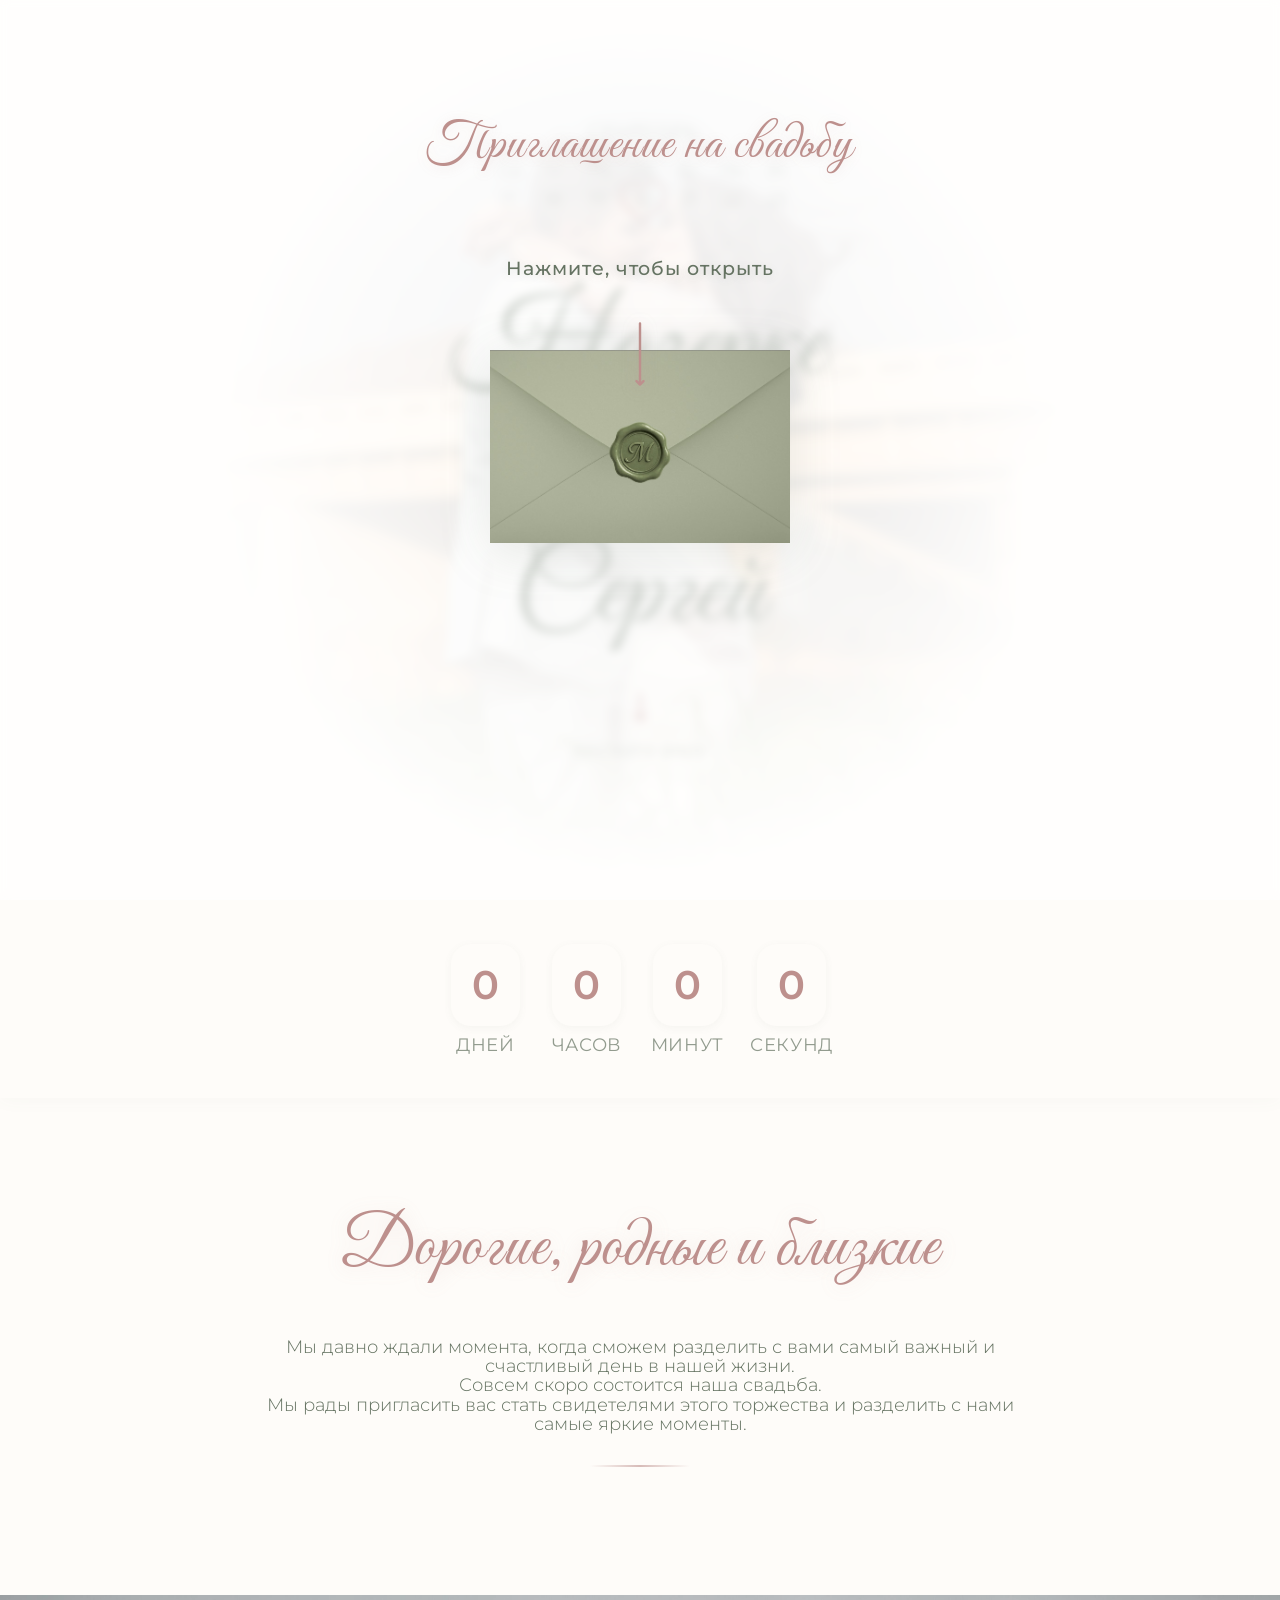
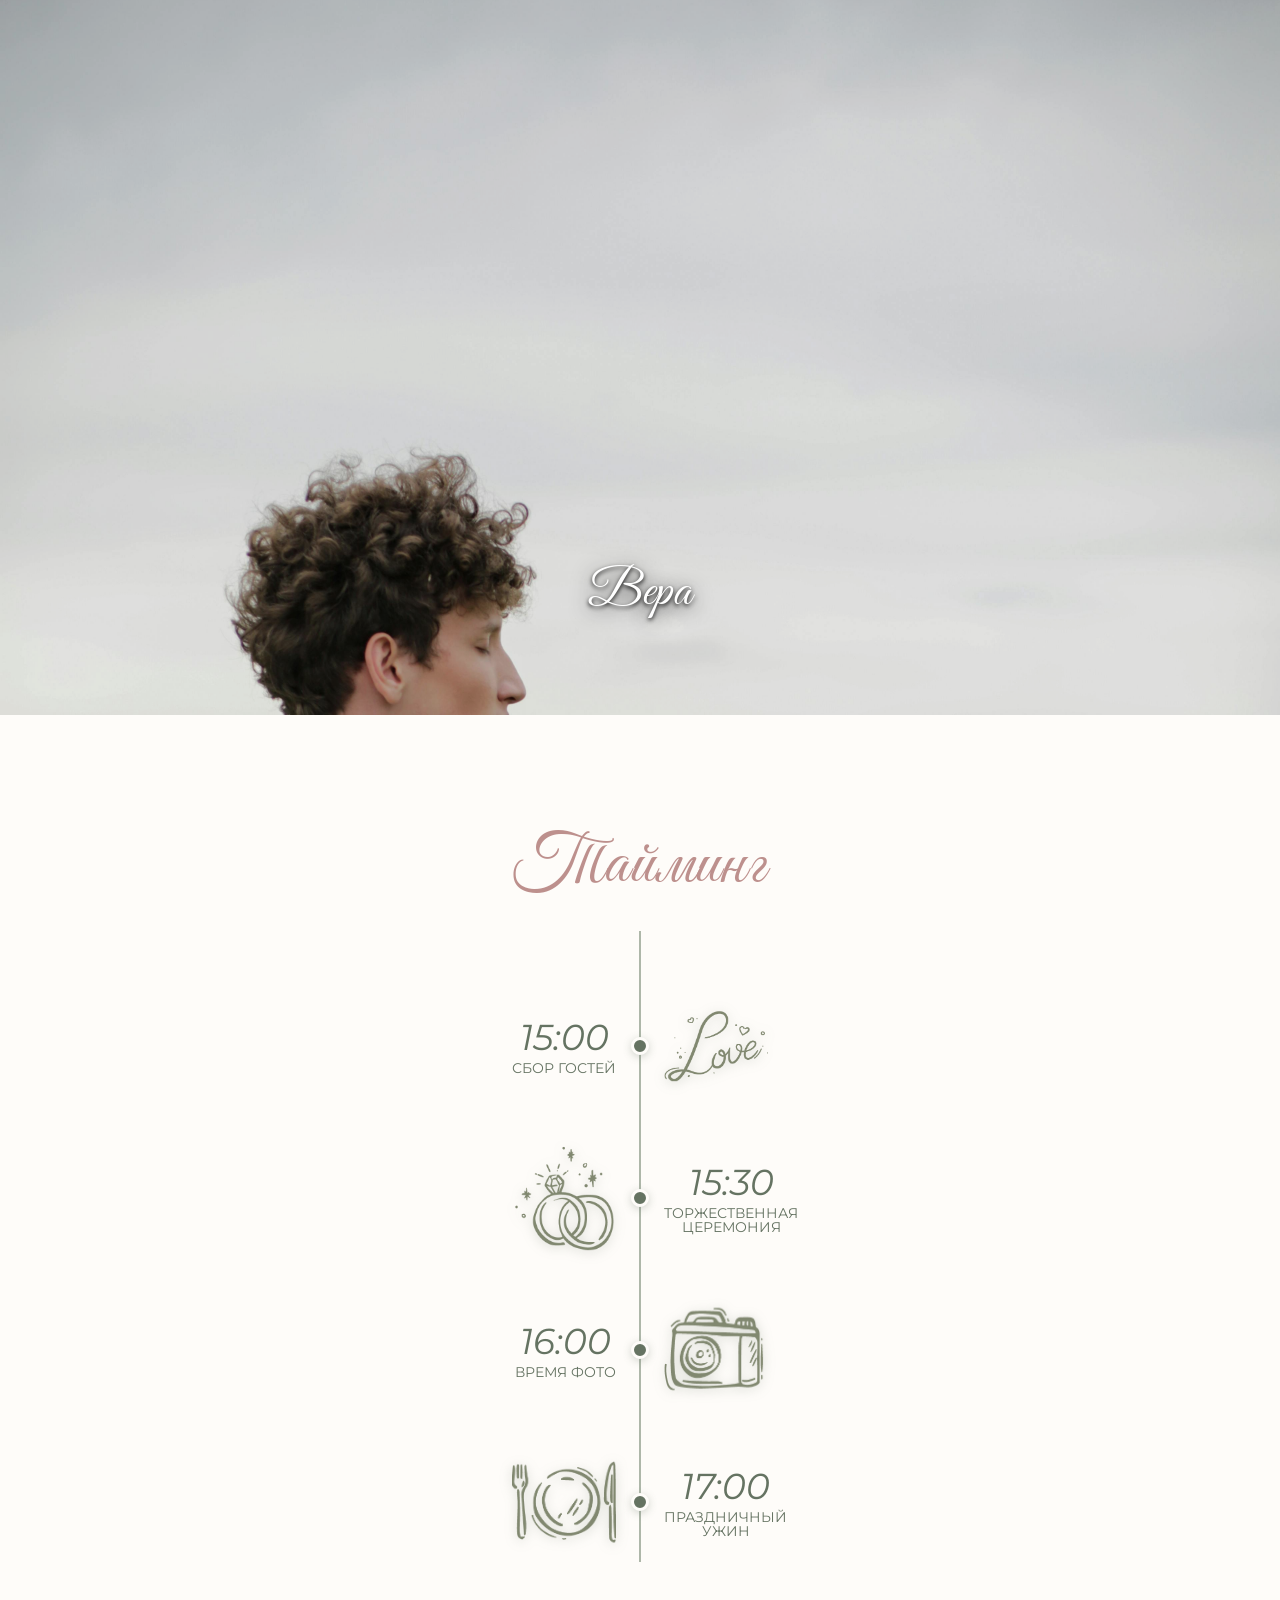
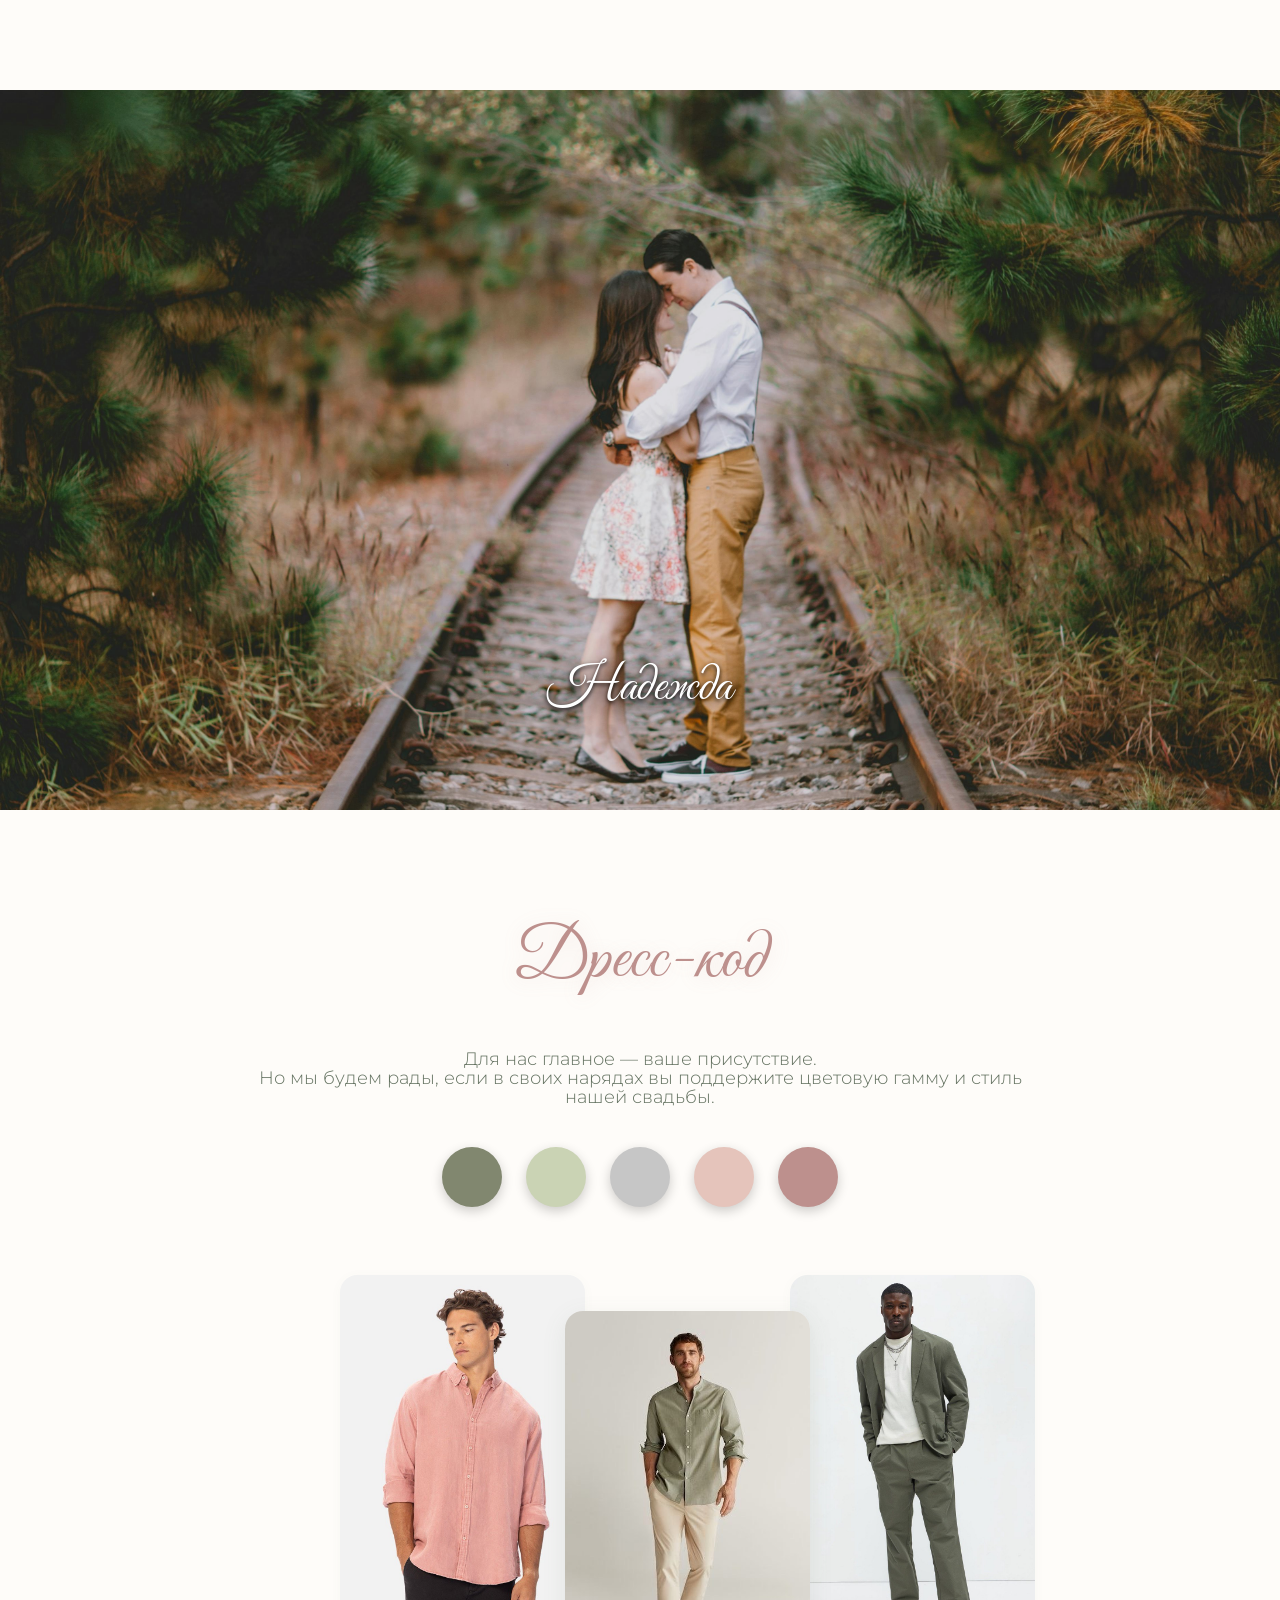
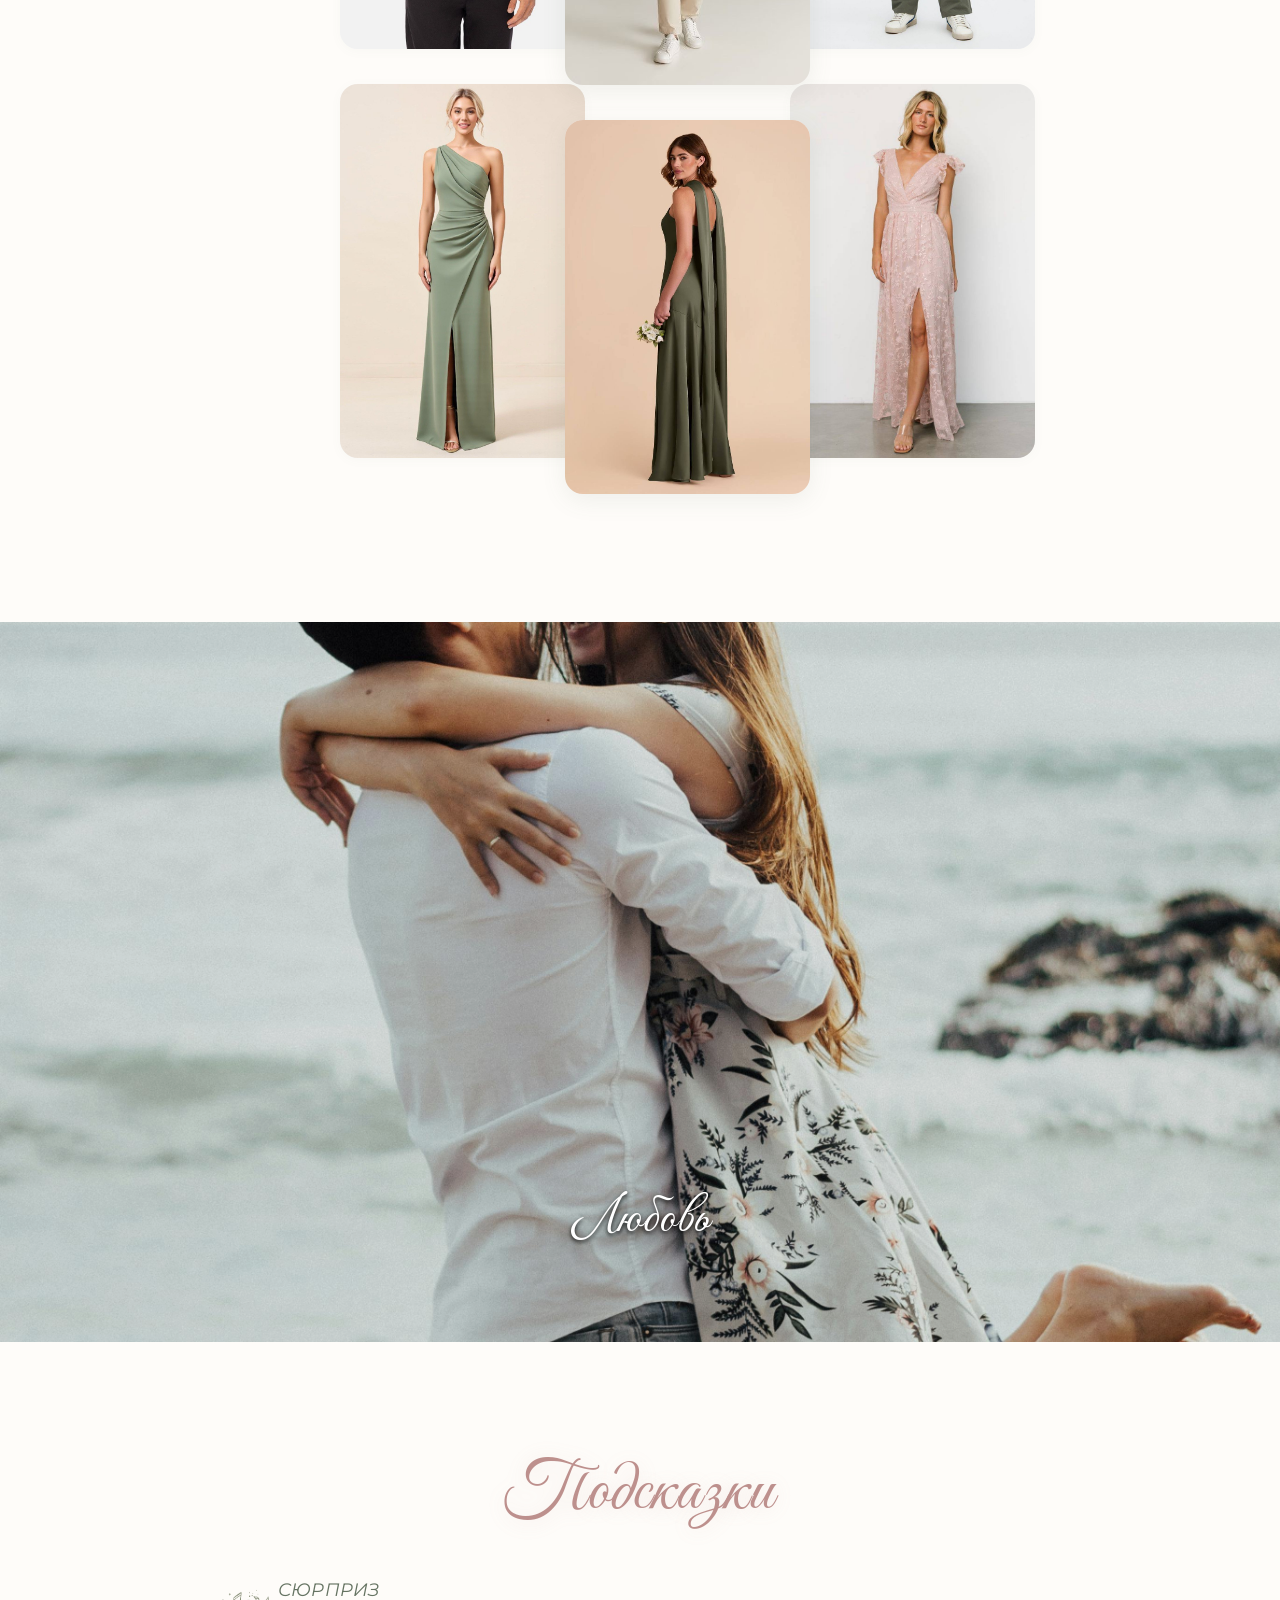
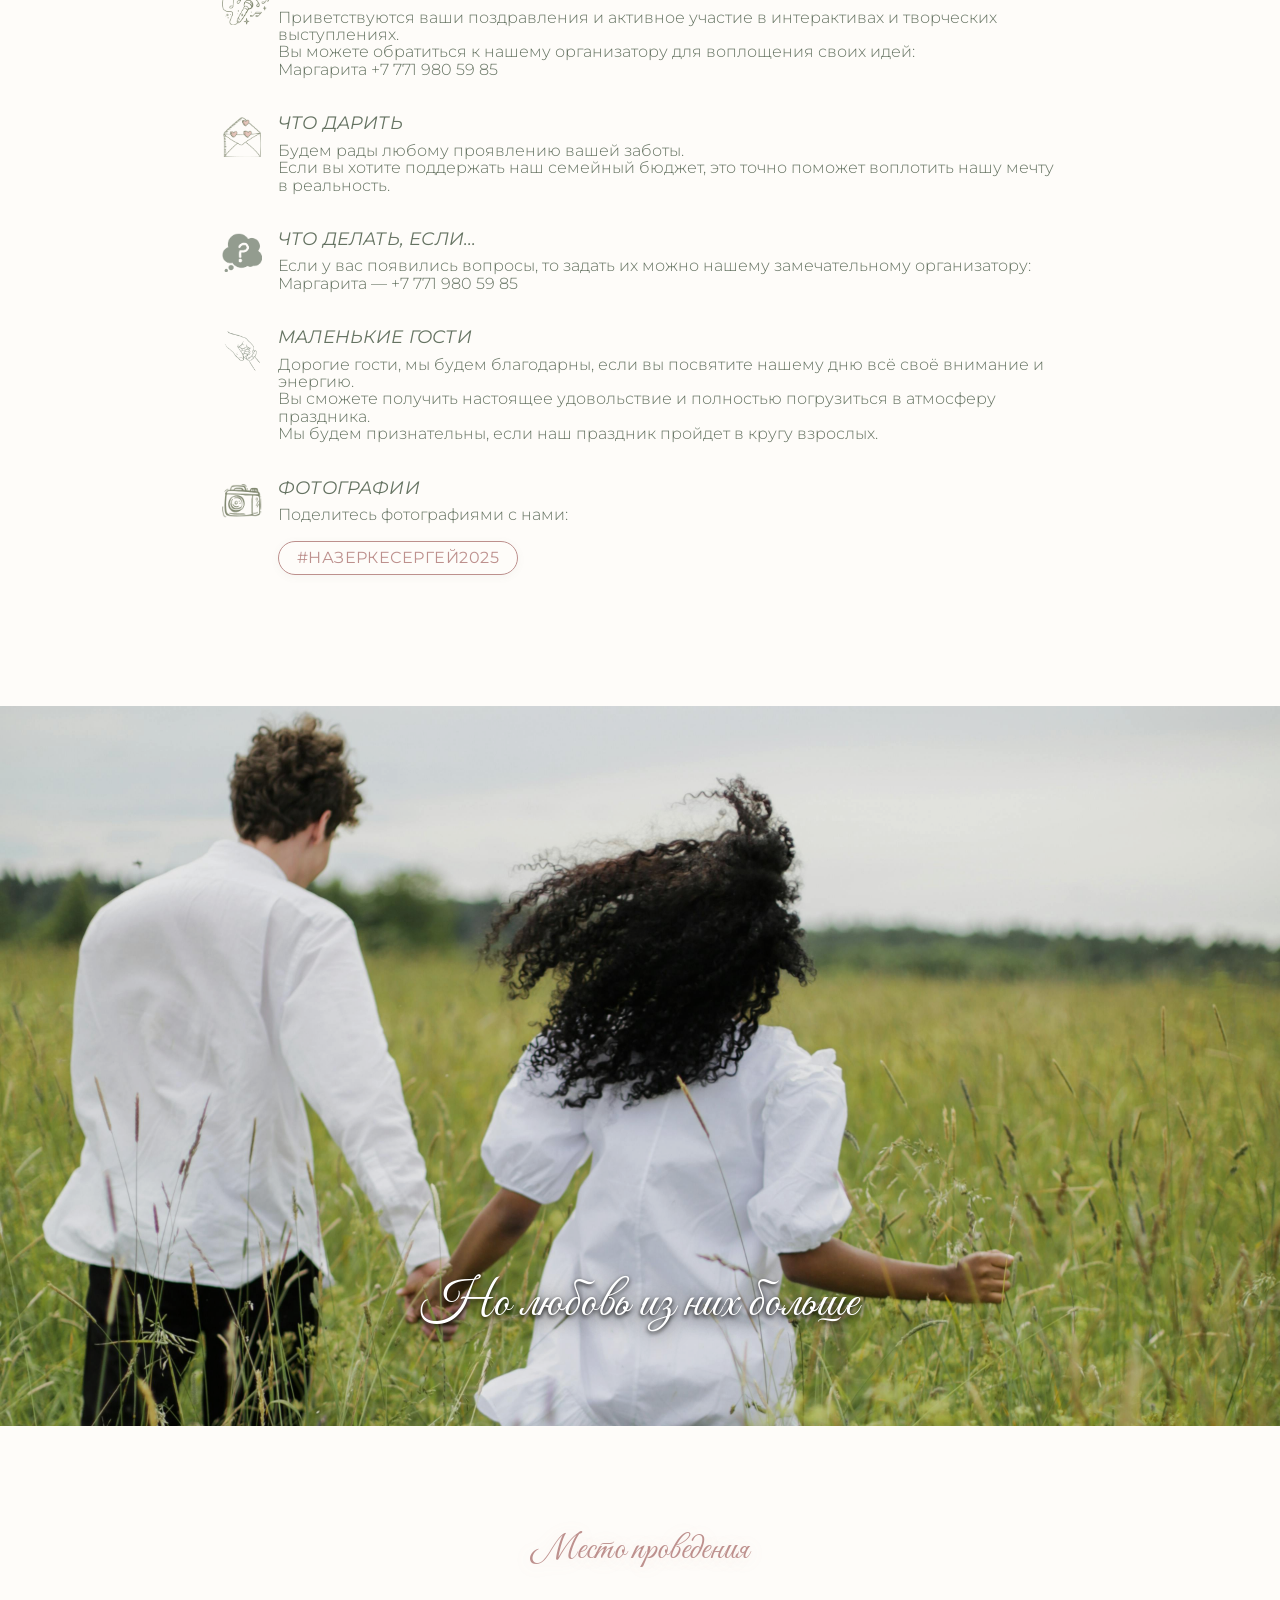
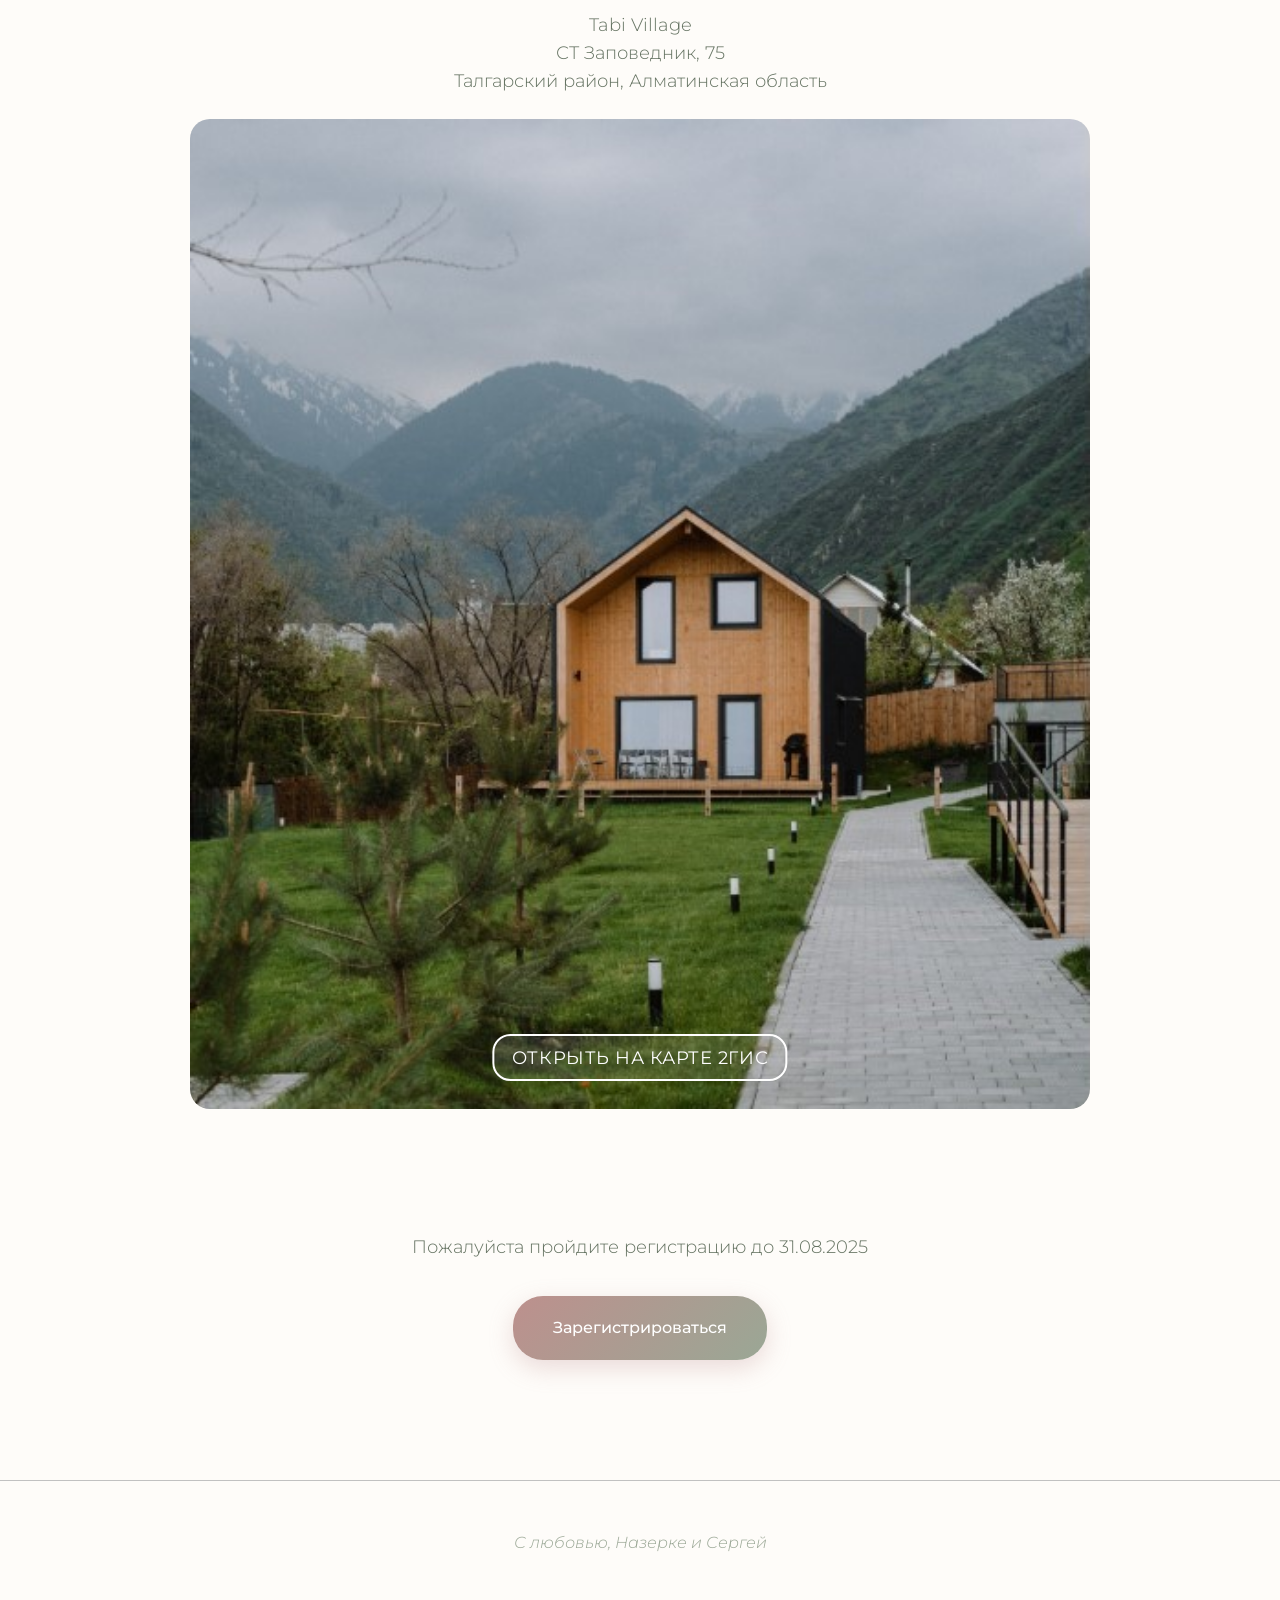
<file: index.html>
<!DOCTYPE html>
<html lang="ru">
<head>
  <meta charset="UTF-8">
  <meta name="viewport" content="width=device-width, initial-scale=1.0">
  <title>Приглашение на свадьбу</title>
  <!-- Preconnect для ускорения загрузки шрифтов -->
  <link rel="preconnect" href="https://fonts.googleapis.com">
  <link rel="preconnect" href="https://fonts.gstatic.com" crossorigin>
  
  <!-- Google Fonts с display=swap -->
  <link href="https://fonts.googleapis.com/css2?family=Cormorant+Infant:wght@400;500;600;700&display=swap" rel="stylesheet">
  <link href="https://fonts.googleapis.com/css2?family=Great+Vibes&display=swap" rel="stylesheet">
  <link href="https://fonts.googleapis.com/css2?family=Montserrat:ital,wght@0,400;0,500;0,600;0,700;1,400;1,500;1,600;1,700&display=swap" rel="stylesheet">
  <style>
    :root {
      /* Цветовая палитра */
      --green-dark: #657362;
      --green-light: #9aa795;
      --gray: #c1c1c1;
      --rose: #bd908d;
      --white: #fefcf9;
      --cream: #fefcf9;
      
      /* Размеры и отступы */
      --container-max-width: 1200px;
      --section-padding: 6rem 2rem;
      --border-radius: 20px;
      --border-radius-small: 15px;
      
      /* Breakpoints */
      --mobile: 600px;
      --tablet: 768px;
      --desktop: 1024px;
      
      /* Тени */
      --shadow-light: 0 2px 8px rgba(101, 115, 98, 0.06);
      --shadow-medium: 0 8px 25px rgba(189, 144, 141, 0.3);
      --shadow-heavy: 0 15px 40px rgba(101, 115, 98, 0.15);
      
      /* Переходы */
      --transition-fast: 0.3s ease;
      --transition-medium: 0.5s ease;
      --transition-slow: 1s ease;
    }

    * {
      margin: 0;
      padding: 0;
      box-sizing: border-box;
    }

    div {
      box-sizing: border-box;
    }

    html {
      margin: 0;
      padding: 0;
      width: 100%;
      overflow-x: hidden;
      overflow-y: visible;
    }

    /* === TYPOGRAPHY === */
    /* Заголовки и крупные подписи — Great Vibes */
    h1, h2, h3, .header-names, .timing-minimal-title, .photo-quote, .photo-subtitle, .section-title {
      font-family: 'Great Vibes', cursive !important;
      font-size: 2.2em !important;
      font-style: normal !important;
      font-weight: normal !important;
      letter-spacing: 0.01em !important;
      text-transform: none !important;
    }

    /* Весь остальной текст — Montserrat */
    body, p, form, input, select, textarea, .btn, .countdown-block, .countdown-list, .countdown-item, .countdown-number, .countdown-label, .timing-minimal, .timing-content, .timing-minimal-desc, .timing-minimal-time {
      font-family: 'Montserrat', serif !important;
    }

    body {
      font-family: 'Montserrat', serif;
      line-height: 1.6;
      color: var(--green-dark);
      background: var(--cream);
      overflow-x: hidden;
      overflow-y: visible;
      font-style: normal;
      margin: 0;
      padding: 0;
      width: 100%;
      min-height: 100vh;
    }

    /* === HEADER SECTION === */
    header {
      height: 100vh;
      position: relative;
      display: flex;
      align-items: center;
      justify-content: center;
      background: linear-gradient(135deg, var(--cream) 0%, var(--white) 100%);
      overflow: hidden;
      text-align: center;
      padding: 40px 20px;
    }

    .header-bg {
      position: absolute;
      top: 0;
      left: 0;
      width: 100%;
      height: 100%;
      background-image: url('pexels-lood-goosen-508841-1239264.jpg');
      background-size: cover;
      background-position: center 30%;
      opacity: 0;
      transform: scale(1.1);
      transition: opacity 2s ease-out, transform 2s ease-out;
    }

    .header-bg.visible {
      opacity: 0.3;
      transform: scale(1);
    }

    .header-overlay {
      position: absolute;
      top: 0;
      left: 0;
      width: 100%;
      height: 100%;
      background: radial-gradient(circle at center, transparent 30%, var(--cream) 70%);
      z-index: 1;
    }

    .header-content {
      position: relative;
      z-index: 2;
      opacity: 0;
      transform: translateY(30px);
      transition: opacity 1.5s ease-out 0.5s, transform 1.5s ease-out 0.5s;
    }

    .header-content.visible {
      opacity: 1;
      transform: translateY(0);
    }

    .header-title {
      font-family: 'Montserrat', serif !important;
      font-size: 3.2rem !important;
      color: var(--rose);
      margin-bottom: 1rem;
      text-shadow: 0 2px 20px rgba(189, 144, 141, 0.3);
      font-weight: 460 !important;
      letter-spacing: 3px;
      font-style: italic;
      text-transform: uppercase !important;
    }

    @media (max-width: 600px) {
      .header-title {
        font-size: clamp(3.89rem, 1.28vw, 4.96rem) !important;
      }
    }
    @media (min-width: 601px) and (max-width: 1024px) {
      .header-title {
        font-size: 1rem !important;
      }
    }
    @media (min-width: 1025px) {
      body .header-title {
        font-size: 1.3rem !important;
        margin-bottom: 4.3rem !important;
      }
    }



    /* === HEADER CALENDAR IMAGE === */
    .header-calendar-image {
      position: absolute;
      top: -150px;
      left: 0;
      right: 0;
      margin: 0 auto;
      z-index: 10;
      text-align: center;
    }

    .calendar-img {
      max-width: 1050px;
      width: 100%;
      height: auto;
      filter: drop-shadow(0 4px 20px rgba(0, 0, 0, 0.3));
      transition: all 0.3s ease;
      transform: scale(0.8);
        transform-origin: center center;
      }
    
    .calendar-img:hover {
      transform: scale(1.05);
      filter: drop-shadow(0 6px 25px rgba(0, 0, 0, 0.4));
    }

    @media (max-width: 1024px) {
      .header-calendar-image .calendar-img {
        max-width: 880px !important;
        width: 100% !important;
        height: auto !important;
      transform: scale(1.2);
        transform-origin: center center;
      }
    }

     @media (max-width: 900px) {
      .header-calendar-image .calendar-img {
        max-width: 880px !important;
        width: 100% !important;
        height: auto !important;
      transform: scale(1.6);
        transform-origin: center center;
      }

      .header-calendar-image {
        top: -150px;
        left: 0;
        right: 0;
        margin: 0 auto;
        transform: none;
      }
    }

     .header-names {
      font-family: 'Great Vibes', cursive;
      font-size: clamp(10rem, 10vw, 8rem) !important;
      color: var(--green-dark);
      margin-bottom: 1.5rem;
      font-weight: 300;
      letter-spacing: 2px;
      text-shadow: 0 4px 30px rgba(101, 115, 98, 0.2);
      text-align: center;
    }

    @media (max-width: 600px) {
      .header-calendar-image .calendar-img {
        max-width: 380px !important;
        width: 100% !important;
        height: auto !important;
        transform: scale(0.8);
        transform-origin: center center;
      }
      .header-calendar-image {
        top: -23px;
        left: 0;
        right: 0;
        margin: 0 auto;
        transform: none;
      }
    }

    .header-names {
      font-family: 'Great Vibes', cursive;
      font-size: clamp(4rem, 10vw, 8rem) !important;
      color: var(--green-dark);
      margin-bottom: 1.5rem;
      font-weight: 300;
      letter-spacing: 2px;
      text-shadow: 0 4px 30px rgba(101, 115, 98, 0.2);
      text-align: center;
    }

    /* Опускаем текст на 10px только на десктопе */
    @media (min-width: 1025px) {
      .header-names {
        transform: translateY(30px);
      }
    }

    .header-date {
      font-family: 'Montserrat', serif !important;
      font-size: clamp(1.2rem, 2.5vw, 1.5rem);
      font-weight: 300;
      color: var(--green-light);
      letter-spacing: 3px;
      font-style: normal;
      margin-bottom: 0;
    }

    /* === SCROLL HINT === */
    .scroll-hint {
      position: absolute;
      bottom: 20px;
      left: 50%;
      transform: translateX(-50%);
      display: flex;
      flex-direction: column;
      align-items: center;
      z-index: 10;
      opacity: 0;
      animation: scrollHintFadeIn 2s ease-out 3s forwards;
    }

    @keyframes scrollHintFadeIn {
      0% {
        opacity: 0;
        transform: translateX(-50%) translateY(20px);
      }
      100% {
        opacity: 1;
        transform: translateX(-50%) translateY(0);
      }
    }

    .scroll-arrow {
      color: var(--rose);
      margin-bottom: 8px;
      animation: scrollBounce 2s ease-in-out infinite;
      filter: drop-shadow(0 2px 8px rgba(189, 144, 141, 0.3));
    }

    @keyframes scrollBounce {
      0%, 20%, 50%, 80%, 100% {
        transform: translateY(0);
      }
      40% {
        transform: translateY(-8px);
      }
      60% {
        transform: translateY(-4px);
      }
    }

    .scroll-text {
      font-family: 'Montserrat', serif;
      font-size: 0.9rem;
      font-weight: 300;
      color: var(--green-dark);
      letter-spacing: 0.5px;
      text-transform: uppercase;
      text-shadow: 0 1px 3px rgba(101, 115, 98, 0.2);
      opacity: 0.8;
    }

    /* Скрыть подсказку при скролле */
    .scroll-hint.hidden {
      opacity: 0;
      transition: opacity 0.5s ease-out;
    }

    /* Адаптивные стили для подсказки */
    /* Десктопы - прям внизу экрана */
    @media (min-width: 1025px) {
      .scroll-hint {
        bottom: -120px;
      }
      .scroll-text {
        font-size: 0.9rem;
        font-weight: 300;
      }
    }

    /* Планшеты */
    @media (min-width: 769px) and (max-width: 1024px) {
      .scroll-hint {
        bottom: -90px;
      }
      .scroll-text {
        font-size: 0.85rem;
        font-weight: 300;
      }
    }

    @media (max-width: 768px) {
      .scroll-hint {
        bottom: 20px;
      }
      .scroll-text {
        font-size: 0.8rem;
        font-weight: 300;
      }
      .scroll-arrow svg {
        width: 20px;
        height: 28px;
      }
    }

    @media (max-width: 600px) {
      .scroll-hint {
        bottom: 15px;
      }
      .scroll-text {
        font-size: 0.75rem;
        font-weight: 300;
      }
      .scroll-arrow svg {
        width: 18px;
        height: 26px;
      }
    }

    /* === MAIN === */
    main {
      margin: 0;
      padding: 0;
      width: 100%;
      overflow: visible;
      position: relative;
    }

    /* === SECTIONS === */
    section {
      margin-top: 0 !important;
      margin-bottom: 0 !important;
      padding: var(--section-padding);
      text-align: center;
      position: relative;
      opacity: 0;
      transform: translateY(40px);
      transition: opacity 0.8s cubic-bezier(0.25, 0.46, 0.45, 0.94), transform 0.8s cubic-bezier(0.25, 0.46, 0.45, 0.94);
      width: 100%;
      box-sizing: border-box;
    }

    section.visible {
      opacity: 1;
      transform: translateY(0);
    }

    section:nth-child(even) {
      background: var(--white);
    }

    section:nth-child(odd) {
      background: var(--cream);
    }

    h2 {
      font-family: 'Great Vibes', cursive;
      font-size: clamp(6rem, 12vw, 9rem);
      color: var(--rose);
      margin-bottom: 2rem;
      text-shadow: 0 2px 20px rgba(189, 144, 141, 0.2);
      font-weight: 300;
      animation: slideInDown 0.8s ease-out;
    }

    /* Увеличенный размер только для заголовка #invitation h2 */
    #invitation h2 {
      font-size: clamp(2.88rem, 5.76vw, 4.32rem) !important;
    }
    
    /* Явно задаем белый фон для секции приветствия */
    #invitation {
      background: var(--white) !important;
    }

    @keyframes slideInDown {
      0% {
        opacity: 0;
        transform: translateY(-50px);
      }
      100% {
        opacity: 1;
        transform: translateY(0);
      }
    }

    h3 {
      font-size: 3.4rem;
      font-weight: 500;
      color: var(--green-dark);
      margin: 2rem 0 1rem;
      font-style: italic;
    }
    /* Сохраняем прежний размер заголовков в блоке "Подсказки" */
    #tips h3 {
      font-family: 'Montserrat', serif !important;
      font-style: italic !important;
      font-size: 1.15rem !important;
      text-transform: uppercase !important;
      line-height: 1.1 !important;
    }

    p {
      font-size: 1.1rem;
      color: var(--green-dark);
      line-height: 1.8;
      margin-bottom: 1.5rem;
      max-width: 800px;
      margin-left: auto;
      margin-right: auto;
      font-style: normal;
      font-weight: 300;
      animation: fadeIn 1s ease-out 0.3s both;
    }

    @keyframes fadeIn {
      0% {
        opacity: 0;
      }
      100% {
        opacity: 1;
      }
    }

    /* === PHOTO SECTIONS ANIMATED === */
    .photo-section {
      aspect-ratio: 16/9;
      min-height: 400px;
      max-height: 85vh;
      position: relative;
      overflow: hidden;
      display: flex;
      align-items: center;
      justify-content: center;
      opacity: 0;
      transform: translateY(50px);
      transition: all var(--transition-slow) cubic-bezier(0.25, 0.46, 0.45, 0.94);
      margin: 0 !important;
      padding: 0 !important;
      width: 100% !important;
    }
    .photo-section.visible {
      opacity: 1;
      transform: translateY(0);
    }
    .photo-section.from-left,
    .photo-section.from-right {
      opacity: 0;
      transition: transform 1s cubic-bezier(0.25, 0.46, 0.45, 0.94), opacity 1s cubic-bezier(0.25, 0.46, 0.45, 0.94);
    }
    .photo-section.from-left {
      transform: translateX(-80px);
    }
    .photo-section.from-right {
      transform: translateX(80px);
    }
    .photo-section.from-left.visible,
    .photo-section.from-right.visible {
      opacity: 1;
      transform: translateX(0);
    }
    
    /* Specific styling for pexels-visoesdomundo-2808658.jpg photo section */
    .photo-section#photo3 .photo-bg img {
      object-position: center 39%;
    }
    
    /* Specific styling for pexels-cottonbro-4908144.jpg photo section - show heads properly */
    .photo-section#photo4 .photo-bg img {
      object-position: center 30%;
    }
    
    /* Specific styling for pexels-cottonbro-4908138.jpg photo section - lower display area */
    .photo-section#photo1 .photo-bg img {
      object-fit: cover !important;
      object-position: center 0% !important;
    }
    .photo-section.from-right {
      transform: translateX(80px);
      opacity: 0;
      transition: transform 1s cubic-bezier(0.25, 0.46, 0.45, 0.94), opacity 1s cubic-bezier(0.25, 0.46, 0.45, 0.94);
    }
    .photo-section.from-right.visible {
      transform: translateX(0) translateY(0);
    }
    .photo-bg {
      position: absolute;
      top: 0;
      left: 0;
      width: 100%;
      height: 100%;
      filter: brightness(0.9);
      transition: all var(--transition-medium) cubic-bezier(0.25, 0.46, 0.45, 0.94);
      background-color: #eaeae8;
      background-size: cover;
      background-position: center;
    }

    .photo-bg img {
      width: 100%;
      height: 100%;
      object-fit: cover;
      object-position: center;
      opacity: 1 !important;
      transition: none !important;
    }

    .photo-bg img.loaded {
      opacity: 1;
    }

    .photo-section:hover .photo-bg {
      filter: brightness(1);
    }

    .photo-section:hover .photo-bg img {
      transform: none;
    }

    /* Fallback для браузеров без поддержки aspect-ratio */
    @supports not (aspect-ratio: 16/9) {
      .photo-section {
        height: 85vh;
      }
      @media (max-width: 900px) {
        .photo-section {
          height: 450px;
        }
      }
      @media (max-width: 768px) {
        .photo-section {
          height: 40vh;
        }
      }
      @media (max-width: 600px) {
        .photo-section {
          height: 250px;
        }
      }
    }
    .photo-overlay {
      position: absolute;
      top: 0;
      left: 0;
      width: 100%;
      height: 100%;
      display: flex;
      align-items: center;
      justify-content: center;
      transition: all var(--transition-medium) cubic-bezier(0.25, 0.46, 0.45, 0.94);
    }

    .photo-section:hover .photo-overlay {
      /* Убрана прозрачность */
    }

    .photo-content {
      text-align: center;
      color: white;
      z-index: 2;
      position: relative;
      transition: all var(--transition-medium) cubic-bezier(0.25, 0.46, 0.45, 0.94);
    }

    .photo-section:hover .photo-content {
      transform: none;
    }
    .photo-quote {
      font-family: 'Great Vibes', cursive !important;
      font-size: 2.2rem !important;
      font-style: normal !important;
      opacity: 1 !important;
      text-shadow: 0 4px 20px rgba(0,0,0,0.8), 0 2px 4px rgba(0,0,0,0.9);
    }

    /* Увеличенный размер для планшетов и десктопа */
    @media (min-width: 601px) {
      .photo-quote {
        font-size: 3.2rem !important;
      }
    }

    .photo-subtitle {
      font-family: 'Montserrat', serif !important;
      font-size: 0.9rem !important;
      font-style: italic !important;
      opacity: 1 !important;
      text-shadow: 0 3px 12px rgba(0,0,0,0.8), 0 2px 3px rgba(0,0,0,0.9);
    }

   

    /* === TIMELINE CLASSIC === */
    .timing-minimal {
      max-width: 800px;
      margin: 0 auto;
      padding: 0;
      position: relative;
      font-size: 0.9em;
    }
    .timing-minimal-title {
      font-family: 'Great Vibes', cursive;
      font-size: clamp(2.88rem, 5.76vw, 4.32rem) !important;
      font-weight: 300;
      letter-spacing: 0.15em;
      margin-bottom: 4rem;
      color: var(--rose) !important;
      text-transform: none !important;
      text-align: center;
    }
    .timing-minimal::before {
      content: '';
      position: absolute;
      left: 50%;
      top: 120px;
      bottom: 0;
      width: 2px;
      background: var(--green-light);
      transform: translateX(-50%);
      opacity: 0.8;
      z-index: 0;
    }
    
    /* Точки на временной линии */
    .timing-minimal-item::after {
      content: '';
      position: absolute;
      left: 50%;
      top: 50%;
      width: 12px;
      height: 12px;
      background: var(--green-dark);
      border-radius: 50%;
      transform: translate(-50%, -50%);
      z-index: 2;
      box-shadow: 0 2px 8px rgba(101, 115, 98, 0.3);
      border: 3px solid var(--cream);
      opacity: 0;
      animation: fadeInDot 0.6s ease-out forwards;
    }
    
    @keyframes fadeInDot {
      0% {
        opacity: 0;
        transform: translate(-50%, -50%) scale(0);
      }
      50% {
        opacity: 1;
        transform: translate(-50%, -50%) scale(1.2);
      }
      100% {
        opacity: 1;
        transform: translate(-50%, -50%) scale(1);
      }
    }
    
    /* Задержка анимации для каждой точки */
    .timing-minimal-item:nth-child(2)::after {
      animation-delay: 0.2s;
    }
    .timing-minimal-item:nth-child(3)::after {
      animation-delay: 0.4s;
    }
    .timing-minimal-item:nth-child(4)::after {
      animation-delay: 0.6s;
    }
    .timing-minimal-item:nth-child(5)::after {
      animation-delay: 0.8s;
    }
    .timing-minimal-item {
      margin-bottom: 2rem;
      position: relative;
      min-height: 108px;
      height: 108px;
    }
    .timing-minimal-item:nth-child(odd) {
      height: 120px;
    }
    .timing-minimal-item:nth-child(odd) .timing-content {
      text-align: left;
      position: absolute;
      left: calc(50% + 1.5rem);
      top: 50%;
      transform: translateY(-50%);
      align-items: flex-start;
    }
    .timing-minimal-item:nth-child(odd) .timing-icon {
      position: absolute;
      right: calc(50% + 1.5rem);
      top: 50%;
      transform: translateY(-50%);
    }
    .timing-minimal-item:nth-child(even) {
      height: 120px;
    }
    .timing-minimal-item:nth-child(even) .timing-content {
      text-align: right;
      position: absolute;
      right: calc(50% + 1.5rem);
      top: 50%;
      transform: translateY(-50%);
      align-items: flex-end;
    }
    .timing-minimal-item:nth-child(even) .timing-icon {
      position: absolute;
      left: calc(50% + 1.5rem);
      top: 50%;
      transform: translateY(-50%);
    }
    .timing-icon {
      width: 6.48rem !important;
      height: 6.48rem !important;
      min-width: 6.48rem !important;
      min-height: 6.48rem !important;
      max-width: 6.48rem !important;
      max-height: 6.48rem !important;
      object-fit: contain;
      filter: drop-shadow(0 2px 6px rgba(101, 115, 98, 0.3));
      transition: transform 0.3s ease;
      flex-shrink: 0;
      z-index: 1;
    }
    .timing-icon:hover {
      transform: scale(1.1);
    }
    .timing-content {
      display: flex;
      flex-direction: column;
      align-items: center;
      text-align: center;
      z-index: 2;
    }
    .timing-minimal-time {
      font-family: 'Great Vibes', cursive;
      font-size: 2.25rem;
      font-weight: 400;
      color: var(--green-dark);
      margin-bottom: 0.1rem;
      line-height: 1.2;
      font-style: italic;
      white-space: nowrap;
      text-align: center !important;
      align-self: center !important;
    }
    .timing-minimal-desc {
      font-family: 'Montserrat', serif;
      font-size: 0.9rem;
      font-weight: 400;
      color: var(--green-dark);
      margin: 0;
      opacity: 1;
      line-height: 1.0;
      text-align: center !important;
      text-transform: uppercase !important;
    }
    @media (max-width: 900px) {
      .timing-minimal {
        max-width: 98vw;
      }
      .timing-icon {
        width: 6.48rem;
        height: 6.48rem;
      }
      .timing-minimal-item {
        min-height: 80px;
        height: 80px;
      }
      .timing-minimal-title {
        font-size: 10rem;
      }
    }
    @media (max-width: 600px) {
      .timing-minimal-title {
        font-size: 6rem;
        margin-bottom: 2rem;
      }
      .timing-icon {
        width: 3.2rem;
        height: 3.2rem;
      }
      .timing-minimal-item {
        min-height: 60px;
        height: 60px;
      }
      .timing-minimal {
        max-width: 100vw;
      }
    }

    /* === COLOR PALETTE === */
    .color-palette {
      display: flex;
      justify-content: center;
      gap: 1.5rem;
      margin: 2.5rem 0 4rem 0;
      flex-wrap: wrap;
    }

    .color-circle {
      width: 60px;
      height: 60px;
      border-radius: 50%;
      border: none;
      box-shadow: 0 4px 12px rgba(0,0,0,0.2);
      cursor: pointer;
      transition: all 0.4s cubic-bezier(0.68, -0.55, 0.265, 1.55);
      position: relative;
      animation: bounceIn 0.6s ease-out;
    }

    @keyframes bounceIn {
      0% {
        opacity: 0;
        transform: scale(0.3);
      }
      50% {
        opacity: 1;
        transform: scale(1.05);
      }
      70% {
        transform: scale(0.9);
      }
      100% {
        opacity: 1;
        transform: scale(1);
      }
    }

    .color-circle:hover {
      transform: scale(1.3) rotate(360deg);
      box-shadow: 0 12px 35px rgba(0,0,0,0.25);
    }

    .color-circle::after {
      content: attr(title);
      position: absolute;
      bottom: -2rem;
      left: 50%;
      transform: translateX(-50%);
      font-size: 0.8rem;
      color: var(--green-dark);
      opacity: 0;
      transition: opacity 0.3s ease;
      white-space: nowrap;
    }

    .color-circle:hover::after {
      opacity: 1;
    }

    .color-white { background-color: #ffffff; }
    .color-black { background-color: #000000; }
    .color-gray { background-color: #e6e6e6; }
    .color-circle.color-dress1 { background: #81876f; }
    .color-circle.color-dress2 { background: #cad3b4; }
    .color-circle.color-dress3 { background: #c6c6c6; }
    .color-circle.color-dress4 { background: #e5c4bb; }
    .color-circle.color-dress5 { background: #bd908d; }

    /* === FORM === */
    form {
      max-width: 500px;
      margin: 2rem auto;
      background: white;
      padding: 2.5rem;
      border-radius: var(--border-radius);
      box-shadow: var(--shadow-heavy);
      position: relative;
      overflow: hidden;
      animation: scaleIn 0.8s ease-out;
    }

    @keyframes scaleIn {
      0% {
        opacity: 0;
        transform: scale(0.8);
      }
      100% {
        opacity: 1;
        transform: scale(1);
      }
    }

    form::before {
      content: '';
      position: absolute;
      top: 0;
      left: 0;
      width: 100%;
      height: 4px;
      background: linear-gradient(90deg, var(--rose) 0%, var(--green-light) 100%);
    }

    form input, 
    form select {
      display: block;
      width: 100%;
      margin: 1.2rem 0;
      padding: 1.2rem;
      border: 2px solid var(--gray);
      border-radius: var(--border-radius-small);
      font-family: inherit;
      font-size: 1rem;
      transition: all var(--transition-fast) ease;
      background: var(--cream);
      font-style: normal;
    }

    form input:focus,
    form select:focus {
      outline: none;
      border-color: var(--rose);
      transform: scale(1.02);
      box-shadow: 0 5px 20px rgba(189, 144, 141, 0.2);
    }

    .btn {
      display: inline-block;
      margin: 1rem 0.5rem;
      padding: 1.2rem 2.5rem;
      background: linear-gradient(135deg, var(--rose) 0%, var(--green-light) 100%);
      color: white;
      text-decoration: none;
      border-radius: 30px;
      font-weight: 500;
      transition: all var(--transition-fast) ease;
      box-shadow: var(--shadow-medium);
      border: none;
      cursor: pointer;
      font-size: 1rem;
      position: relative;
      overflow: hidden;
    }

    .btn::before {
      content: '';
      position: absolute;
      top: 0;
      left: -100%;
      width: 100%;
      height: 100%;
      background: linear-gradient(90deg, transparent, rgba(255,255,255,0.3), transparent);
      transition: left 0.5s ease;
    }

    .btn:hover {
      transform: translateY(-3px);
      box-shadow: 0 12px 35px rgba(189, 144, 141, 0.4);
    }

    .btn:hover::before {
      left: 100%;
    }

    .btn:active {
      transform: translateY(-1px);
      box-shadow: 0 8px 25px rgba(189, 144, 141, 0.3);
    }

    /* === MAP === */
    iframe {
      width: 100%;
      max-width: 700px;
      height: 350px;
      border: none;
      border-radius: var(--border-radius);
      margin: 2rem auto;
      display: block;
      box-shadow: var(--shadow-heavy);
      animation: slideInUp 1s ease-out;
    }

    /* === DECORATIVE ELEMENTS === */
    .emoji {
      font-size: 1.8rem;
      margin-right: 0.8rem;
      filter: drop-shadow(0 2px 5px rgba(0,0,0,0.2));
    }

    .section-divider {
      height: 2px;
      background: linear-gradient(90deg, transparent, var(--rose), transparent);
      margin: 2rem auto;
      width: 100px;
      opacity: 0.6;
    }



    .hashtag {
      display: inline-block;
      background: var(--cream);
      color: var(--rose) !important;
      border: 1.5px solid var(--rose);
      padding: 0.45rem 1.1rem;
      border-radius: 18px;
      font-weight: 400;
      margin-top: 1.1rem;
      font-size: 1rem;
      font-family: 'Montserrat', serif !important;
      letter-spacing: 0.03em;
      box-shadow: var(--shadow-light);
      transition: all var(--transition-fast) cubic-bezier(0.25, 0.46, 0.45, 0.94);
      text-transform: uppercase !important;
      animation: pulse 2s infinite;
    }

    @keyframes pulse {
      0% {
        box-shadow: 0 0 0 0 rgba(189, 144, 141, 0.7);
      }
      70% {
        box-shadow: 0 0 0 10px rgba(189, 144, 141, 0);
      }
      100% {
        box-shadow: 0 0 0 0 rgba(189, 144, 141, 0);
      }
    }

    .hashtag.green {
      color: var(--green-dark);
      border-color: var(--green-dark);
    }

    .hashtag.gray {
      color: var(--gray);
      border-color: var(--gray);
    }

    .info-card:hover .hashtag {
      background: var(--white);
      color: var(--rose);
      border-color: var(--rose);
    }

    /* Стили для кнопки карты */
    .map-link {
      display: inline-block;
      background: rgba(254, 252, 249, 0.1);
      color: white !important;
      border: 2px solid white;
      padding: 0.45rem 1.1rem;
      border-radius: 18px;
      font-weight: 400;
      font-size: 1.1rem;
      font-family: 'Montserrat', serif !important;
      letter-spacing: 0.03em;
      text-decoration: none;
      box-shadow: var(--shadow-light);
      transition: all var(--transition-fast) cubic-bezier(0.25, 0.46, 0.45, 0.94);
      text-transform: uppercase !important;
      animation: pulse 2s infinite;
    }

    .map-link:hover {
      background: rgba(254, 252, 249, 0.2);
      transform: translateY(-2px);
      box-shadow: 0 4px 15px rgba(255, 255, 255, 0.3);
    }

    /* Адаптивные стили для кнопки карты */
    @media (max-width: 768px) {
      .map-link {
        font-size: 1rem;
        padding: 0.4rem 1rem;
      }
    }

    @media (max-width: 600px) {
      .map-link {
        font-size: 0.9rem;
        padding: 0.35rem 0.9rem;
      }
    }



    .tip-badge {
      display: inline-block;
      background: var(--cream);
      color: var(--rose);
      border: 1.5px solid var(--rose);
      padding: 0.35rem 0.9rem 0.35rem 0.9rem;
      border-radius: 16px;
      font-weight: 400;
      font-size: 1rem;
      font-family: 'Montserrat', serif !important;
      letter-spacing: 0.02em;
      margin-right: 0.5rem;
      margin-bottom: 0.2rem;
      vertical-align: middle;
      box-shadow: var(--shadow-light);
      transition: all var(--transition-fast) cubic-bezier(0.25, 0.46, 0.45, 0.94);
      text-transform: uppercase !important;
      animation: fadeInUp 0.6s ease-out;
    }

    @keyframes fadeInUp {
      0% {
        opacity: 0;
        transform: translateY(20px);
      }
      100% {
        opacity: 1;
        transform: translateY(0);
      }
    }
    .tip-badge.green {
      color: var(--green-dark);
      border-color: var(--green-dark);
    }
    .tip-badge.gray {
      color: var(--gray);
      border-color: var(--gray);
    }
    .tip-badge.rose {
      color: var(--rose);
      border-color: var(--rose);
    }
    .tip-badge.emoji {
      background: var(--white);
      border: none;
      font-size: 1.2rem;
      margin-right: 0.6rem;
      margin-bottom: 0;
      box-shadow: none;
    }

    /* === TIPS ICONS === */
    #tips .tip-icon {
      width: 2.5em;
      height: 2.5em;
      min-width: 2.5em;
      min-height: 2.5em;
      max-width: 2.5em;
      max-height: 2.5em;
      object-fit: contain;
      vertical-align: middle;
      margin-right: 0.4em;
      margin-bottom: 0;
      display: inline-block;
    }
    .tip-icon.surprise {
      width: 8em;
      height: 8em;
      min-width: 8em;
      min-height: 8em;
      max-width: 8em;
      max-height: 8em;
      object-fit: contain;
      vertical-align: middle;
      margin-right: 0.4em;
    }
    .tip-icon.envelope { color: var(--green-dark); }
    .tip-icon.question { color: var(--gray); }
    .tip-icon.family { color: var(--green-light); }
    .tip-icon.camera {
      width: 5em;
      height: 5em;
      min-width: 5em;
      min-height: 5em;
      max-width: 5em;
      max-height: 5em;
      margin-right: -0.6em; /* подтягиваем текст ближе */
      vertical-align: -0.15em; /* выравниваем по baseline */
    }

    /* === COUNTDOWN BLOCK === */
    .countdown-block {
      width: 100%;
      background: var(--white);
      display: flex;
      justify-content: center;
      align-items: center;
      padding: 2.75rem 0 2.42rem 0;
      margin: 0 auto 0 auto;
      box-shadow: 0 2px 18px rgba(101, 115, 98, 0.04);
      position: relative;
      z-index: 1;
      opacity: 0;
      transform: translateY(30px);
      transition: all var(--transition-medium) cubic-bezier(0.68, -0.55, 0.265, 1.55);
      font-size: 1.1em;
    }
    .countdown-block.visible {
      opacity: 1;
      transform: translateY(0);
    }
    .countdown-list {
      display: flex;
      gap: 2.75rem;
    }
    .countdown-item {
      display: flex;
      flex-direction: column;
      align-items: center;
      min-width: 77px;
      animation: bounceIn 0.6s ease-out;
    }

    .countdown-item:nth-child(1) { animation-delay: 0.1s; }
    .countdown-item:nth-child(2) { animation-delay: 0.2s; }
    .countdown-item:nth-child(3) { animation-delay: 0.3s; }
    .countdown-item:nth-child(4) { animation-delay: 0.4s; }
    .countdown-number {
      font-family: 'Montserrat', serif !important;
      font-size: 2.53rem;
      font-weight: 600;
      color: var(--rose);
      background: var(--cream);
      border-radius: 19.8px;
      padding: 0.55rem 1.32rem;
      margin-bottom: 0.3rem;
      box-shadow: var(--shadow-light);
      text-transform: uppercase !important;
      transition: all var(--transition-fast) ease;
    }

    .countdown-number.updated {
      animation: numberPulse 0.3s ease-out;
    }

    @keyframes numberPulse {
      0% {
        transform: scale(1);
      }
      50% {
        transform: scale(1.1);
      }
      100% {
        transform: scale(1);
      }
    }
    .countdown-label {
      font-size: 1.1rem;
      color: var(--green-dark);
      font-family: 'Montserrat', serif !important;
      opacity: 0.7;
      letter-spacing: 0.04em;
      text-transform: uppercase !important;
    }


    /* === DRESSCODE CLASSIC === */
    .dresscode-gallery {
      display: block;
      margin: 5rem 0 2rem 0;
      position: relative;
      max-width: 600px;
      margin-left: auto;
      margin-right: auto;
    }
    .dresscode-row {
      display: flex;
      gap: 0;
      justify-content: flex-start;
      align-items: flex-start;
      position: relative;
      margin-bottom: 0.7rem;
      overflow: visible;
      flex-wrap: nowrap;
      width: fit-content;
      margin-left: auto;
      margin-right: auto;
    }
    .dresscode-photo {
      width: 245px;
      height: 374px;
      object-fit: cover;
      object-position: top;
      border-radius: 18px;
      box-shadow: 0 2px 12px rgba(101,115,98,0.07);
      background: #f8f8f8;
      transition: margin 0.3s;
      display: block;
    }
    .dresscode-photo.left {
      margin-left: 0;
      margin-right: -20px;
      top: -12px;
      z-index: 1;
      box-shadow: 0 2px 12px rgba(101,115,98,0.04);
      position: relative;
    }
    .dresscode-photo.right {
      margin-left: -20px;
      margin-right: 0;
      top: -12px;
      z-index: 1;
      box-shadow: 0 2px 12px rgba(101,115,98,0.04);
      position: relative;
    }
    .dresscode-photo.center.stepped {
      margin-left: 0;
      margin-right: 0;
      position: relative;
      z-index: 2;
      margin-top: 24px;
      box-shadow: 0 6px 24px rgba(101,115,98,0.10);
    }
    @media (max-width: 700px) {
      .dresscode-photo {
        width: 130px;
        height: 202px;
      }
      .dresscode-photo.left {
        margin-left: 0;
        margin-right: -20px;
        top: -4px;
      }
      .dresscode-photo.right {
        margin-left: -20px;
        margin-right: 0;
        top: -4px;
      }
      .dresscode-photo.center.stepped {
        margin-left: 0;
        margin-right: 0;
        margin-top: 10px;
      }
    }

    /* === FOOTER === */
    footer {
      background: var(--white);
      padding: 3rem 2rem;
      text-align: center;
      border-top: 1px solid var(--gray);
      animation: fadeIn 1.2s ease-out;
    }

    .footer-content {
      max-width: var(--container-max-width);
      margin: 0 auto;
    }

    .footer-content p {
      margin-bottom: 0.5rem;
      color: var(--green-dark);
      font-size: 1rem;
    }

    .footer-content p:last-child {
      margin-bottom: 0;
      font-style: italic;
      color: var(--green-light);
    }

    /* === RESPONSIVE DESIGN === */
    /* Десктопная версия - исправления для шапки */
    @media (min-width: 1024px) {
      header {
        padding: 60px 40px !important;
      }
      
      .header-bg {
        background-position: center 40% !important;
        background-size: 80% !important;
        transform: scale(1) !important;
      }
      
      .header-bg.visible {
        transform: scale(1) !important;
      }
      
      .header-overlay {
        background: radial-gradient(circle at center, transparent 20%, var(--cream) 60%) !important;
      }
      
      .header-title {
        font-size: 1.8rem !important;
        margin-bottom: 0.8rem !important;
      }
      
      .header-names {
        font-size: 6rem !important;
        margin-bottom: 1rem !important;
        line-height: 1.1 !important;
      }
      
      .header-date {
        font-size: 1.3rem !important;
        margin-bottom: 0 !important;
      }
      
      .header-content {
        transform: translateY(0) !important;
        max-width: 90% !important;
      }
    }

    /* Большие экраны - дополнительная оптимизация */
    @media (min-width: 1200px) {
      header {
        padding: 80px 60px !important;
      }
      
      .header-bg {
        background-position: center 35% !important;
        background-size: 70% !important;
        transform: scale(1) !important;
      }
      
      .header-bg.visible {
        transform: scale(1) !important;
      }
      
      .header-overlay {
        background: radial-gradient(circle at center, transparent 15%, var(--cream) 55%) !important;
      }
      
      .header-title {
        font-size: 2rem !important;
      }
      
      .header-names {
        font-size: 7rem !important;
      }
      
      .header-date {
        font-size: 1.4rem !important;
      }
      
      .header-content {
        max-width: 80% !important;
      }
    }

    /* Очень большие экраны */
    @media (min-width: 1400px) {
      header {
        padding: 100px 80px !important;
      }
      
      .header-bg {
        background-position: center 30% !important;
        background-size: 60% !important;
        transform: scale(1) !important;
      }
      
      .header-bg.visible {
        transform: scale(1) !important;
      }
      
      .header-overlay {
        background: radial-gradient(circle at center, transparent 10%, var(--cream) 50%) !important;
      }
      
      .header-title {
        font-size: 2.2rem !important;
      }
      
      .header-names {
        font-size: 8rem !important;
      }
      
      .header-date {
        font-size: 1.5rem !important;
      }
      
      .header-content {
        max-width: 70% !important;
      }
    }

    @media (max-width: 900px) {
      .photo-section {
        aspect-ratio: 16/9;
        min-height: 350px;
        max-height: 450px;
        margin: 0 !important;
        padding: 0 !important;
        width: 100% !important;
      }
      
      /* Consistent positioning for pexels-visoesdomundo-2808658.jpg across all screen sizes */
      .photo-section#photo3 .photo-bg img {
        object-position: center 42%;
      }
      
      /* Consistent positioning for pexels-cottonbro-4908144.jpg across all screen sizes - show heads */
      .photo-section#photo4 .photo-bg img {
        object-position: center 30%;
      }
      
      /* Consistent positioning for pexels-cottonbro-4908138.jpg across all screen sizes - lower display area */
      .photo-section#photo1 .photo-bg img {
        object-fit: cover !important;
        object-position: center 0% !important;
      }
    }

    @media (max-width: 768px) {
      section {
        padding: 4rem 1rem;
      }

      .timing-minimal {
        max-width: 100%;
        padding: 0 1rem;
      }

      .timing-minimal-title {
        font-size: 2rem;
        letter-spacing: 0.2em;
        margin-bottom: 3rem;
      }

      .timing-grid {
        grid-template-columns: 1fr;
        gap: 2rem;
      }

      .timing-grid::before {
        left: 55px;
        transform: none;
      }

      .timing-item {
        grid-column: 1 !important;
        justify-self: start !important;
        text-align: left !important;
        padding-left: 110px;
        gap: 1rem;
      }

      .timing-item:nth-child(odd),
      .timing-item:nth-child(even) {
        order: 0;
      }

      .timing-item:nth-child(odd) .timing-content,
      .timing-item:nth-child(even) .timing-content {
        order: 2;
        text-align: left;
        align-items: flex-start;
      }

      .timing-item:nth-child(odd) .timing-icon,
      .timing-item:nth-child(even) .timing-icon {
        order: 1;
        position: absolute;
        left: 0;
        top: 50%;
        transform: translateY(-50%);
      }

      .timing-icon {
        width: clamp(3rem, 6vw, 5.88rem);
        height: clamp(3rem, 6vw, 5.88rem);
        flex-shrink: 0;
      }

      .timing-minimal-time {
        font-size: 2rem;
        font-weight: 400;
        font-family: 'Great Vibes', cursive;
        font-style: italic;
      }

      .timing-minimal-desc {
        font-size: 0.9rem;
        color: var(--green-dark);
        opacity: 1;
        font-weight: 400;
      }

      .color-palette {
        gap: 1rem;
      }

      .color-circle {
        width: 50px;
        height: 50px;
      }

      .photo-section {
        aspect-ratio: 16/9;
        min-height: 300px;
        max-height: 40vh;
        margin: 0 !important;
        padding: 0 !important;
        width: 100% !important;
      }
      
      /* Consistent positioning for pexels-visoesdomundo-2808658.jpg across all screen sizes */
      .photo-section#photo3 .photo-bg img {
        object-position: center 39%;
      }
      
      /* Consistent positioning for pexels-cottonbro-4908144.jpg across all screen sizes - show heads */
      .photo-section#photo4 .photo-bg img {
        object-position: center 30%;
      }
      
      /* Consistent positioning for pexels-cottonbro-4908138.jpg across all screen sizes - lower display area */
      .photo-section#photo1 .photo-bg img {
        object-fit: cover !important;
        object-position: center 0% !important;
      }


    }

    @media (max-width: 700px) {
      .dresscode-gallery {
        max-width: 98vw;
        margin-top: 3.5rem;
      }
      .dresscode-grid {
        grid-template-columns: repeat(2, 1fr);
        grid-template-rows: repeat(3, auto);
        gap: 0.8rem;
      }
      .dresscode-photo {
        aspect-ratio: 4/5;
        min-height: 150px;
      }
      .dresscode-photo.center {
        grid-row: span 1;
        grid-column: span 2;
        aspect-ratio: 16/9;
        min-height: 120px;
      }
    }

    @media (max-width: 600px) {
      /* Header mobile styles */
      header {
        height: 100vh !important;
        align-items: flex-start !important;
        padding-top: 40px !important;
        padding-bottom: 40px !important;
      }
      .header-content {
        margin-top: 0 !important;
        padding-top: 0 !important;
        width: 100%;
        height: 100%;
        display: flex;
        flex-direction: column;
        justify-content: space-between;
      }
      .header-title {
        text-align: center;
        margin-bottom: 0;
      }
      .header-main {
        display: flex;
        flex-direction: column;
        align-items: center;
        justify-content: center;
        flex-grow: 1;
      }
      .header-main .header-names {
        margin-bottom: 0;
      }
      .header-main .header-date {
        margin-top: 1rem;
      }
      .header-date {
        font-size: clamp(1.2rem, 2.5vw, 1.5rem);
        margin-bottom: 0;
      }

      /* Photo sections mobile */
      .photo-section, .photo-section.from-left, .photo-section.from-right {
        aspect-ratio: 16/9;
        min-height: 250px;
        max-height: 50vh;
        width: 100% !important;
        margin: 0 !important;
        padding: 0 !important;
      }
      
      /* Consistent positioning for pexels-visoesdomundo-2808658.jpg across all screen sizes */
      .photo-section#photo3 .photo-bg img {
        object-position: center 44%;
      }
      
      /* Consistent positioning for pexels-cottonbro-4908144.jpg across all screen sizes - show heads */
      .photo-section#photo4 .photo-bg img {
        object-position: center 30%;
      }
      
      /* Consistent positioning for pexels-cottonbro-4908138.jpg across all screen sizes - lower display area */
      .photo-section#photo1 .photo-bg img {
        object-fit: cover !important;
        object-position: center 0% !important;
      }
      .photo-quote { font-size: 1.3rem; }
      .photo-subtitle { font-size: 1rem; }

      /* Упрощаем hover-эффекты на мобильных */
      .dresscode-photo:hover,
      .dresscode-photo.center:hover,
      .timing-icon:hover {
        transform: none !important;
      }

      /* Countdown mobile */
      .countdown-list {
        gap: 1.1rem;
      }
      .countdown-number {
        font-size: 1.3rem;
        padding: 0.3rem 0.7rem;
        border-radius: 10px;
      }
      .countdown-label {
        font-size: 0.8rem;
      }
      .countdown-block {
        padding: 1.2rem 0 1.1rem 0;
      }

      /* Footer mobile */
      footer {
        padding: 2rem 1rem;
      }
    }

    /* === IMAGE FALLBACKS === */
    .photo-bg img:not([src]), 
    .photo-bg img[src=""],
    .dresscode-photo:not([src]), 
    .dresscode-photo[src=""]::after,
    .timing-icon:not([src]), 
    .timing-icon[src=""] {
      opacity: 0.3;
      filter: grayscale(1);
    }

    .photo-bg img:not([src])::after, 
    .dresscode-photo:not([src])::after,
    .timing-icon:not([src])::after {
      content: '🖼️';
      position: absolute;
      top: 50%;
      left: 50%;
      transform: translate(-50%, -50%);
      font-size: 2rem;
      opacity: 0.5;
    }

    /* Стили для изображений с ошибками загрузки */
    .photo-bg img.error,
    .dresscode-photo.error,
    .timing-icon.error {
      opacity: 0.5;
      filter: grayscale(1) brightness(0.8);
      background: linear-gradient(45deg, var(--gray) 25%, transparent 25%), 
                  linear-gradient(-45deg, var(--gray) 25%, transparent 25%), 
                  linear-gradient(45deg, transparent 75%, var(--gray) 75%), 
                  linear-gradient(-45deg, transparent 75%, var(--gray) 75%);
      background-size: 20px 20px;
      background-position: 0 0, 0 10px, 10px -10px, -10px 0px;
    }

    .photo-bg img.error::after,
    .dresscode-photo.error::after,
    .timing-icon.error::after {
      content: '⚠️';
      position: absolute;
      top: 50%;
      left: 50%;
      transform: translate(-50%, -50%);
      font-size: 1.5rem;
      opacity: 0.7;
      z-index: 10;
    }

    #dresscode h2 {
      font-size: clamp(2.88rem, 5.76vw, 4.32rem) !important;
    }

    #tips h2 {
      font-size: clamp(2.88rem, 5.76vw, 4.32rem) !important;
    }

    .timing-icon.photo-small {
      width: 6.3rem !important;
      height: 6.3rem !important;
      min-width: 6.3rem !important;
      min-height: 6.3rem !important;
      max-width: 6.3rem !important;
      max-height: 6.3rem !important;
    }

    .timing-minimal-item:nth-child(odd) .timing-icon.photo-small {
      right: calc(50% - 4rem) !important;
    }

    .timing-content {
      display: flex;
      flex-direction: column;
      align-items: center;
      text-align: center;
      z-index: 2;
    }
    .timing-minimal-item:nth-child(odd) .timing-content {
      text-align: left;
      position: absolute;
      left: calc(50% + 1.5rem);
      top: 50%;
      transform: translateY(-50%);
      align-items: flex-start;
    }
    .timing-minimal-item:nth-child(even) .timing-content {
      text-align: right;
      position: absolute;
      right: calc(50% + 1.5rem);
      top: 50%;
      transform: translateY(-50%);
      align-items: flex-end;
    }

    @media (max-width: 900px) {
      .photo-quote {
        font-size: 1.72em !important;
      }
      .photo-subtitle {
        font-size: 1.72em !important;
      }
    }
    @media (max-width: 600px) {
      .photo-quote {
        font-size: 1.43em !important;
      }
      .photo-subtitle {
        font-size: 1.43em !important;
      }
    }

    @media (min-width: 600px) {
      #venue img[alt*="Карта"] {
        max-width: 980px !important;
      }
    }

    @media (min-width: 768px) {
      .header-title {
        margin-bottom: 2.8rem !important;
      }
    }

    @media (max-width: 600px) {
      #invitation h2 {
        line-height: 0.9 !important;
      }
      #invitation p {
        line-height: 0.9 !important;
      }
    }

    #invitation p {
      line-height: 1.1 !important;
    }

    #dresscode p {
      line-height: 1.1 !important;
    }

    @media (max-width: 600px) {
      .header-title {
        font-size: clamp(3.39rem, 2.0vw, 1.50rem) !important;
        text-transform: uppercase !important;
      }
    }

    #tips p {
      line-height: 1.1 !important;
    }

    /* CSS для новой структуры */
    .tip-item {
      display: grid;
      grid-template-columns: 3.5em 1fr;
      align-items: flex-start;
      margin-bottom: 2.2rem;
    }
    .tip-icon {
      width: 3em;
      height: 3em;
      object-fit: contain;
      margin-top: 0.2em;
    }
    .tip-content {
      display: flex;
      flex-direction: column;
      align-items: flex-start;
    }
    .tip-content h3 {
      margin: 0 0 0.5rem 0;
    }
    .tip-content p {
      margin: 0;
    }

    .tip-content h3, .tip-content p {
      text-align: left !important;
    }

    .tip-content h3 {
      font-size: 0.7rem !important;
      font-style: normal !important;
    }
    .tip-content p {
      font-size: 0.99rem !important;
    }
    .tip-icon {
      width: 3em;
      height: 3em;
    }

    .tip-icon-surprise {
      width: 3.6em !important;
      height: 3.6em !important;
    }

    .tip-item .tip-icon-surprise {
      width: 2.93em !important;
      height: 2.93em !important;
      min-width: 2.93em !important;
      min-height: 2.93em !important;
      max-width: 2.93em !important;
      max-height: 2.93em !important;
    }

    @media (max-width: 600px) {
      .tip-content h3 {
        font-size: 0.7rem !important;
      }
    }

    @media (max-width: 600px) {
      #tips .tip-content h3 {
        font-size: 1.1rem !important;
      }
    }

    .tip-content h3 {
      font-size: 1.15rem !important;
      font-style: normal !important;
      text-align: center !important;
    }

    @media (max-width: 600px) {
      #tips .tip-content h3 {
        font-size: 1.1rem !important;
        text-align: left !important;
      }
    }

    @media (min-width: 700px) {
      #tips {
        max-width: 900px;
        margin: 0 auto;
        padding-left: 32px;
        padding-right: 32px;
      }
    }

    @media (max-width: 600px) {
      body .header-title {
        font-size: 1.8rem !important;
        font-weight: 460 !important;
      }
      body .header-date {
        font-weight: 460 !important;
      }
    }

    @media (min-width: 601px) {
      body .header-date {
        font-weight: 460 !important;
      }
    }

    @media (max-width: 600px) {
      .countdown-block {
        padding: 1.44rem 0 1.32rem 0;
        font-size: 1.32em;
      }
      .countdown-list {
        gap: 0.56rem;
      }
      .countdown-item {
        min-width: 92px;
      }
      .countdown-number {
        font-size: 1.56rem;
        padding: 0.36rem 0.84rem;
        border-radius: 12px;
      }
      .countdown-label {
        font-size: 0.96rem;
      }
    }

    @media (max-width: 1024px) {
      body .photo-quote {
        font-size: 2.2rem !important;
        font-family: 'Great Vibes', cursive !important;
        font-style: normal !important;
      }
      body .photo-subtitle {
        font-size: 0.9rem !important;
        font-family: 'Montserrat', serif !important;
        font-style: italic !important;
      }
    }


    @media (min-width: 600px) {
      .countdown-list {
        gap: 1.5rem;
      }
    }

    #venue {
      padding-bottom: 2rem !important;
    }

    
    /* По умолчанию (мобильные) */
    .photo-section .photo-content {
      transform: translateY(160%) !important;
    }

    
    /* Планшеты */
    @media (min-width: 601px) and (max-width: 1024px) {
      .photo-section .photo-content {
        transform: translateY(240%) !important;
      }
    }

    /* Десктопы */
    @media (min-width: 1025px) {
      .photo-section .photo-content {
        transform: translateY(290%) !important;
      }
    }

    #rsvp p {
      line-height: 1.1 !important;
    }

    /* Все фото в .photo-section чуть прозрачнее */
    .photo-section .photo-bg img {
      opacity: 0.85;
    }

    /* Не трогать фото в шапке и Screenshot_7.jpg */
    header .photo-bg img,
    .venue-photo-block img[src*="Screenshot_7.jpg"] {
      opacity: 1 !important;
    }

    /* По умолчанию (мобильные) — как сейчас */
    .venue-photo-block img {
      width: 100vw;
      max-width: 100vw;
      display: block;
      object-fit: cover;
    }

    /* Планшеты и десктопы */
    @media (min-width: 601px) {
      .venue-photo-block {
        width: 100%;
        max-width: 900px;
        margin: 0 auto;
        left: 0;
        right: 0;
        transform: none;
      }
      .venue-photo-block img {
        width: 100%;
        max-width: 900px;
        margin: 0 auto;
        border-radius: 20px;
        object-fit: cover;
        display: block;
      }
    }

    #start-overlay {
      position: fixed;
      z-index: 99999;
      top: 0; left: 0; right: 0; bottom: 0;
      width: 100vw;
      height: 100vh;
      background: rgba(255,255,255,0.7);
      backdrop-filter: blur(5px);
      display: flex;
      align-items: center;
      justify-content: center;
      transition: opacity 0.7s cubic-bezier(0.4,0,0.2,1);
    }
    
    .envelope-container {
      display: flex;
      flex-direction: column;
      align-items: center;
      justify-content: center;
      width: 100%;
      height: 100%;
      position: relative;
    }
    
    /* Анимированная стрелка */
    .arrow-container {
      position: absolute;
      top: 37%;
      left: 50%;
      transform: translateX(-50%);
      opacity: 0;
      animation: arrowBounce 2s ease-in-out 3s infinite;
      z-index: 10;
    }
    
    .arrow {
      filter: drop-shadow(0 2px 8px rgba(189,144,141,0.3));
    }
    
    @keyframes arrowBounce {
      0%, 20%, 50%, 80%, 100% {
        transform: translateX(-50%) translateY(0);
      }
      40% {
        transform: translateX(-50%) translateY(-10px);
      }
      60% {
        transform: translateX(-50%) translateY(-5px);
      }
    }
    
    /* Текст приглашения */
    .invitation-text {
      position: absolute;
      top: 15%;
      left: 50%;
      transform: translateX(-50%);
      opacity: 0;
      text-align: center;
      max-width: 80%;
    }
    
    .invitation-title {
      font-family: 'Great Vibes', cursive;
      font-size: 3.2rem;
      color: var(--rose);
      font-weight: 400;
      letter-spacing: 0.02em;
      text-shadow: 0 2px 12px rgba(189,144,141,0.18);
      line-height: 1.2;
      margin-bottom: 1rem;
      margin-top: -20px;
    }
    
    .invitation-subtitle {
      font-family: 'Montserrat', serif;
      font-size: 1.2rem;
      color: var(--green-dark);
      font-weight: 500;
      letter-spacing: 0.05em;
      text-shadow: 0 2px 8px rgba(101,115,98,0.15);
      line-height: 1.3;
      margin-top: 80px !important;
    }
    
    /* Конверт */
    .envelope-wrapper {
      position: relative;
      cursor: pointer;
      transition: transform 0.3s ease;
    }
    
    .envelope-wrapper:hover {
      transform: scale(1.05);
    }
    
    .envelope-seal,
    .envelope-cracked {
      width: 300px;
      height: auto;
      max-width: 80vw;
      filter: drop-shadow(0 8px 25px rgba(101,115,98,0.15));
      transition: all 0.3s ease;
    }
    
    .envelope-seal {
      opacity: 0;
      transform: scale(0.1) translateY(100vh);
      animation: envelopeFlyIn 3s ease-out forwards;
    }
    
    @keyframes envelopeFlyIn {
      0% {
        opacity: 0;
        transform: scale(0.1) translateY(100vh);
      }
      50% {
        opacity: 0.8;
        transform: scale(0.8) translateY(20vh);
      }
      100% {
        opacity: 1;
        transform: scale(1) translateY(0);
      }
    }
    
    .envelope-cracked {
      opacity: 0;
      transform: scale(0.8);
    }
    
    .envelope-cracked.show {
      opacity: 1;
      transform: scale(1);
      animation: crackEffect 0.5s ease-out;
    }
    
    @keyframes crackEffect {
      0% {
        opacity: 0;
        transform: scale(0.8) rotate(-5deg);
      }
      50% {
        opacity: 0.8;
        transform: scale(1.1) rotate(2deg);
      }
      100% {
        opacity: 1;
        transform: scale(1) rotate(0deg);
      }
    }
    
    /* Анимация появления текста и стрелки */
    .invitation-text.show {
      animation: textFadeIn 2s ease-out forwards;
    }
    
    .arrow-container.show {
      opacity: 1 !important;
      animation: arrowFadeIn 2s ease-out 0.5s forwards, arrowBounce 2s ease-in-out 2.5s infinite;
    }
    
    @keyframes textFadeIn {
      0% {
        opacity: 0;
        transform: translateX(-50%) translateY(-20px);
      }
      100% {
        opacity: 1;
        transform: translateX(-50%) translateY(0);
      }
    }
    
    @keyframes arrowFadeIn {
      0% {
        opacity: 0;
        transform: translateX(-50%) translateY(-10px);
      }
      100% {
        opacity: 1;
        transform: translateX(-50%) translateY(0);
      }
    }
    
    @media (max-width: 600px) {
      .invitation-title {
        font-size: 3rem;
        margin-top: -30px;
      }
      .invitation-subtitle {
        font-size: 1rem;
        margin-top: 50px !important;
      }
      .envelope-seal,
      .envelope-cracked {
        width: 250px;
      }
      .arrow {
        width: 31px;
        height: 63px;
      }
      #venue h2 {
        margin-top: 80px;
        margin-bottom: 0px;
      }
    }
    
    @media (min-width: 601px) and (max-width: 1024px) {
      .invitation-subtitle {
        margin-top: 30px !important;
      }
      .arrow-container {
        top: 35.5% !important;
      }
      .arrow {
        width: 48px !important;
        height: 68px !important;
      }
    }
    
    @media (min-width: 1025px) {
      .arrow-container {
        top: 35.5% !important;
      }
      .arrow {
        width: 48px !important;
        height: 68px !important;
      }
    }

    #intro-video-overlay {
      position: fixed;
      z-index: 99998;
      top: 0; left: 0; right: 0; bottom: 0;
      width: 100vw;
      height: 100vh;
      /* background: #000; */
      display: flex;
      align-items: center;
      justify-content: center;
      opacity: 0;
      pointer-events: none;
      transition: opacity 0.7s cubic-bezier(0.4,0,0.2,1);
    }
    #intro-video-overlay.active {
      opacity: 1;
      pointer-events: all;
    }
    #intro-video {
      width: 100vw;
      height: 100vh;
      object-fit: cover;
      display: block;
    }

    .welcome-text {
      display: block;
      font-family: 'Montserrat', serif;
      font-size: 2.1rem;
      color: var(--rose);
      font-weight: 600;
      letter-spacing: 0.08em;
      margin-bottom: 1.2rem;
      text-shadow: 0 2px 12px rgba(189,144,141,0.18);
      opacity: 0;
      transition: opacity 0.7s;
    }
    @media (max-width: 600px) {
      .welcome-text { font-size: 1.2rem; }
    }

    #video-bg-overlay {
      position: fixed;
      z-index: 99997;
      top: 0; left: 0; right: 0; bottom: 0;
      width: 100vw; height: 100vh;
      background: url('phon.jpg') center center/cover no-repeat;
      opacity: 1;
      transition: opacity 0.7s;
      pointer-events: none;
      display: none;
    }
    #video-bg-overlay.active { display: block; }
    #video-bg-overlay.hide { opacity: 0; }

    .venue-info {
      text-align: center;
      margin: 1.5rem 0;
      padding: 0 1rem;
    }

    /* Центрирование адреса на планшетах и десктопе */
    @media (min-width: 601px) {
      .venue-info {
        text-align: center;
        max-width: 600px;
        margin: 1.5rem auto;
        padding: 0 1rem;
      }
    }
    
    .venue-info p {
      font-family: 'Montserrat', serif;
      font-size: 1.1rem;
      color: var(--green-dark);
      line-height: 1.6;
      margin: 0;
    }
    
    .venue-info strong {
      font-weight: 600;
      color: var(--rose);
    }
    
    .venue-map-link {
      position: absolute;
      bottom: 20px;
      left: 50%;
      transform: translateX(-50%);
      z-index: 10;
      text-align: center;
    }

    /* Поднимаем кнопку карты на планшетах и десктопе */
    @media (min-width: 601px) {
      .venue-map-link {
        bottom: 60px;
      }
    }
    
    .venue-map-link a {
      white-space: nowrap;
    }
    
    @media (max-width: 600px) {
      #venue {
        padding: 0 !important;
      }
      .venue-photo-block {
        width: 100vw !important;
        max-width: 100vw !important;
        margin-left: 0 !important;
        margin-right: 0 !important;
        padding: 0 !important;
        border-radius: 0 !important;
        position: relative !important;
        left: 50% !important;
        transform: translateX(-50%) !important;
      }
      .venue-photo-block img {
        width: 100vw !important;
        max-width: 100vw !important;
        margin: 0 !important;
        border-radius: 0 !important;
        display: block !important;
      }
      .venue-info {
        margin: 1rem 0;
        padding: 0 1rem;
      }
      .venue-info p {
        font-size: 1rem;
      }
    }


  </style>



</head>
<body>
<!-- Стартовый интро-экран с конвертом -->
<div id="start-overlay">
  <div class="envelope-container">
    <!-- Анимированная стрелка -->
    <div class="arrow-container">
      <svg class="arrow" width="48" height="98" viewBox="0 0 48 98">
        <path d="M24 5 L24 93 M19 88 L24 93 L29 88" stroke="#bd908d" stroke-width="3.5" fill="none" stroke-linecap="round" stroke-linejoin="round"/>
      </svg>
    </div>
    
    <!-- Текст приглашения -->
    <div class="invitation-text">
      <div class="invitation-title">Приглашение на свадьбу</div>
      <div class="invitation-subtitle">Нажмите, чтобы открыть</div>
    </div>
    
    <!-- Конверт с сургучом -->
    <div class="envelope-wrapper">
      <img src="pechat/seal.png" alt="Конверт с сургучной печатью" class="envelope-seal" id="envelopeSeal">
      <img src="pechat/cracked seal.png" alt="Конверт с треснувшей печатью" class="envelope-cracked" id="envelopeCracked" style="display: none;">
    </div>
  </div>
</div>
<!-- Видео-интро -->
<div id="intro-video-overlay" style="display:none;">
  <video id="intro-video" playsinline preload="metadata" style="width:100vw;height:100vh;object-fit:cover;display:block;" muted></video>
</div>

<!-- Фон для видео-интро -->
<div id="video-bg-overlay"></div>



<header>
  <div class="header-bg" id="headerBg"></div>
  <div class="header-overlay"></div>
    <div class="header-content" id="headerContent">
    <div class="header-calendar-image">
      <img src="date.png" alt="Календарь свадьбы" class="calendar-img">
    </div>
    <div class="header-main">
      <h2 class="header-names">
        Назерке<br>
        <span style="display:inline-block; font-size:0.7776em; line-height:1; color:var(--rose); font-family:'Great Vibes',cursive;">&amp;</span><br>
        Сергей
      </h2>
      <p class="header-date"></p>
    </div>
    
    <!-- Анимированная стрелка-подсказка -->
    <div class="scroll-hint" id="scrollHint">
      <div class="scroll-arrow">
        <svg width="24" height="32" viewBox="0 0 24 32" fill="none">
          <path d="M12 2 L12 28 M7 23 L12 28 L17 23" stroke="currentColor" stroke-width="2.5" fill="none" stroke-linecap="round" stroke-linejoin="round"/>
        </svg>
      </div>
      <div class="scroll-text">Листайте вниз</div>
    </div>
  </div>
</header>

<main>
  <div class="countdown-block" id="countdownBlock" aria-label="Обратный отсчёт до свадьбы">
  <div class="countdown-list">
    <div class="countdown-item">
      <span class="countdown-number" id="cd-days">0</span>
      <span class="countdown-label">дней</span>
    </div>
    <div class="countdown-item">
      <span class="countdown-number" id="cd-hours">0</span>
      <span class="countdown-label">часов</span>
    </div>
    <div class="countdown-item">
      <span class="countdown-number" id="cd-minutes">0</span>
      <span class="countdown-label">минут</span>
    </div>
    <div class="countdown-item">
      <span class="countdown-number" id="cd-seconds">0</span>
      <span class="countdown-label">секунд</span>
    </div>
  </div>
</div>

<section id="invitation">
  <h2>Дорогие, родные и близкие</h2>
  <p>Мы давно ждали момента, когда сможем разделить с вами самый важный и счастливый день в нашей жизни.<br>
  Совсем скоро состоится наша свадьба.<br>
  Мы рады пригласить вас стать свидетелями этого торжества и разделить с нами самые яркие моменты.</p>
  <div class="section-divider"></div>
</section>

<div class="photo-section from-left" id="photo1">
  <picture class="photo-bg">
    <img src="pexels-cottonbro-4908138.jpg" alt="Романтическая пара" loading="lazy" decoding="async" onload="this.classList.add('loaded')">
  </picture>
  <div class="photo-overlay">
    <div class="photo-content">
      <div class="photo-quote">Вера</div>
      
    </div>
  </div>
</div>

<section id="timing">
  <div class="timing-minimal">
    <div class="timing-minimal-title">Тайминг</div>
    <div class="timing-minimal-item">
      <img src="icons/Love.png" class="timing-icon" alt="Любовь" loading="lazy">
      <div class="timing-content">
        <div class="timing-minimal-time">15:00</div>
        <div class="timing-minimal-desc">Сбор гостей</div>
      </div>
    </div>
    <div class="timing-minimal-item">
      <img src="icons/rings.png" class="timing-icon" alt="Кольца" loading="lazy">
      <div class="timing-content">
        <div class="timing-minimal-time">15:30</div>
        <div class="timing-minimal-desc">Торжественная<br>церемония</div>
      </div>
    </div>
    <div class="timing-minimal-item">
      <img src="icons/photo.png" class="timing-icon photo-small" alt="Фото" loading="lazy">
      <div class="timing-content">
        <div class="timing-minimal-time">16:00</div>
        <div class="timing-minimal-desc">Время фото</div>
      </div>
    </div>
    <div class="timing-minimal-item">
      <img src="icons/eat.png" class="timing-icon" alt="Еда" loading="lazy">
      <div class="timing-content">
        <div class="timing-minimal-time">17:00</div>
        <div class="timing-minimal-desc">Праздничный<br>ужин</div>
      </div>
    </div>
  </div>
</section>

<div class="photo-section from-right" id="photo2">
  <picture class="photo-bg">
    <img src="pexels-pixabay-258421.jpg" alt="Счастливая пара" loading="lazy" decoding="async" onload="this.classList.add('loaded')">
  </picture>
  <div class="photo-overlay">
    <div class="photo-content">
      <div class="photo-quote">Надежда</div>
      
    </div>
  </div>
</div>

<section id="dresscode">
  <h2>Дресс-код</h2>
  <p>Для нас главное — ваше присутствие.<br>
  Но мы будем рады, если в своих нарядах вы поддержите цветовую гамму и стиль нашей свадьбы.</p>
  <div class="color-palette dresscode-palette">
    <div class="color-circle color-dress1" title="Оливковый"></div>
    <div class="color-circle color-dress2" title="Светло-зеленый"></div>
    <div class="color-circle color-dress3" title="Серый"></div>
    <div class="color-circle color-dress4" title="Нежно-розовый"></div>
    <div class="color-circle color-dress5" title="Пыльная роза"></div>
  </div>
  <div class="dresscode-gallery">
    <div class="dresscode-row">
      <img src="1.jpg" alt="Мужской образ 1" class="dresscode-photo left">
      <img src="2.jpg" alt="Мужской образ 2" class="dresscode-photo center stepped">
      <img src="3.jpg" alt="Мужской образ 3" class="dresscode-photo right">
    </div>
    <div class="dresscode-row">
      <img src="4.jpg" alt="Женский образ 1" class="dresscode-photo left">
      <img src="5.jpg" alt="Женский образ 2" class="dresscode-photo center stepped">
      <img src="6.jpg" alt="Женский образ 3" class="dresscode-photo right">
    </div>
  </div>
</section>

<div class="photo-section from-left" id="photo3">
  <picture class="photo-bg">
    <img src="pexels-visoesdomundo-2808658.jpg" alt="Романтический момент" loading="lazy" decoding="async" onload="this.classList.add('loaded')">
  </picture>
  <div class="photo-overlay">
    <div class="photo-content">
      <div class="photo-quote">Любовь</div>
    </div>
  </div>
</div>

<section id="tips">
  <h2>Подсказки</h2>

  <div class="tip-item">
    <img src="icons/surprise.png" class="tip-icon tip-icon-surprise" alt="Сюрприз" loading="lazy">
    <div class="tip-content">
      <h3>Сюрприз</h3>
      <p>Приветствуются ваши поздравления и активное участие в интерактивах и творческих выступлениях.<br>
      Вы можете обратиться к нашему организатору для воплощения своих идей:<br>
      Маргарита +7 771 980 59 85</p>
    </div>
  </div>

  <div class="tip-item">
    <img src="what-to-give.png" class="tip-icon" alt="Что дарить" aria-hidden="true" loading="lazy">
    <div class="tip-content">
      <h3>Что дарить</h3>
      <p>Будем рады любому проявлению вашей заботы.<br>
      Если вы хотите поддержать наш семейный бюджет, это точно поможет воплотить нашу мечту в реальность.</p>
    </div>
  </div>

  <div class="tip-item">
    <img src="question.png" class="tip-icon" alt="Что делать, если..." aria-hidden="true" loading="lazy">
    <div class="tip-content">
      <h3>Что делать, если...</h3>
      <p>Если у вас появились вопросы, то задать их можно нашему замечательному организатору:<br>
      Маргарита — +7 771 980 59 85</p>
    </div>
  </div>

  <div class="tip-item">
    <img src="kid.png" class="tip-icon" alt="Маленькие гости" aria-hidden="true" loading="lazy">
    <div class="tip-content">
      <h3>Маленькие гости</h3>
      <p>Дорогие гости, мы будем благодарны, если вы посвятите нашему дню всё своё внимание и энергию.<br>
      Вы сможете получить настоящее удовольствие и полностью погрузиться в атмосферу праздника.<br>
      Мы будем признательны, если наш праздник пройдет в кругу взрослых.</p>
    </div>
  </div>

  <div class="tip-item">
    <img src="icons/photo.png" class="tip-icon camera" alt="Фотографии" aria-hidden="true" loading="lazy" />
    <div class="tip-content">
      <h3>Фотографии</h3>
      <p>Поделитесь фотографиями с нами:<br>
      <span class="hashtag">#НазеркеСергей2025</span></p>
    </div>
  </div>
</section>

<div class="photo-section from-right" id="photo4">
  <picture class="photo-bg">
    <img src="pexels-cottonbro-4908144.jpg" alt="Место проведения свадьбы" loading="lazy" decoding="async" onload="this.classList.add('loaded')">
  </picture>
  <div class="photo-overlay">
    <div class="photo-content">
      <div class="photo-quote">Но любовь из них больше</div>
      
    </div>
  </div>
</div>

<section id="venue">
  <h2>Место проведения</h2>
  <div class="venue-info">
    <p>Tabi Village<br>
    СТ Заповедник, 75<br>
    Талгарский район, Алматинская область</p>
  </div>
  <div class="venue-photo-block">
    <img src="Screenshot_7.jpg" alt="Карта Tabi Village в 2ГИС">
    <div class="venue-map-link">
      <a href="https://2gis.kz/almaty/firm/70000001081868450" target="_blank" rel="noopener" class="map-link">Открыть на карте 2ГИС</a>
    </div>
  </div>
</section>

<section id="rsvp">
 
  <p>Пожалуйста пройдите регистрацию до 31.08.2025</p>
  <a href="https://t.me/NazerkeSergeySvadba_bot" class="btn" aria-label="Зарегистрироваться через Telegram бота">Зарегистрироваться</a>
</section>
</main>

<footer>
  <div class="footer-content">
    <p>С любовью, Назерке и Сергей</p>
  </div>
</footer>

<script>
  // Intersection Observer for animations
  const observerOptions = {
    threshold: 0.1,
    rootMargin: '0px 0px -50px 0px'
  };

  const observer = new IntersectionObserver((entries) => {
    entries.forEach((entry, index) => {
      if (entry.isIntersecting) {
        // Для фото-секций ждём загрузки фото
        if (entry.target.classList.contains('photo-section')) {
          const img = entry.target.querySelector('.photo-bg img');
          if (img && !img.classList.contains('loaded')) {
            img.addEventListener('load', () => {
              entry.target.classList.add('visible');
            }, { once: true });
          } else {
            entry.target.classList.add('visible');
          }
        } else {
          // Для обычных секций
          setTimeout(() => {
            entry.target.classList.add('visible');
          }, index * 100);
        }
      }
    });
  }, observerOptions);

  // Observe all sections and photo sections
  const elementsToObserve = document.querySelectorAll('section, .photo-section');
  elementsToObserve.forEach((element, idx) => {
    // Для фото-секций сбрасываем transform на старте
    if (element.classList.contains('photo-section')) {
      element.classList.remove('visible');
    }
    observer.observe(element);
  });

  // Initialize header animations on load
  window.addEventListener('load', function() {
    // Показываем прогресс загрузки
    const progressBar = document.createElement('div');
    progressBar.style.cssText = `
      position: fixed;
      top: 0;
      left: 0;
      width: 0%;
      height: 3px;
      background: linear-gradient(90deg, var(--rose), var(--green-light));
      z-index: 9999;
      transition: width 0.3s ease;
    `;
    document.body.appendChild(progressBar);

    // Анимируем прогресс
    let progress = 0;
    const progressInterval = setInterval(() => {
      progress += Math.random() * 15;
      if (progress > 90) progress = 90;
      progressBar.style.width = progress + '%';
    }, 100);

    // Завершаем загрузку
    setTimeout(() => {
      clearInterval(progressInterval);
      progressBar.style.width = '100%';
      
      setTimeout(() => {
        progressBar.remove();
    document.getElementById('headerBg').classList.add('visible');
    setTimeout(() => {
      document.getElementById('headerContent').classList.add('visible');
    }, 500);
      }, 300);
    }, 1000);
  });



  // Smooth scrolling for any anchor links
  document.querySelectorAll('a[href^="#"]').forEach(anchor => {
    anchor.addEventListener('click', function (e) {
      e.preventDefault();
      const target = document.querySelector(this.getAttribute('href'));
      if (target) {
        target.scrollIntoView({
          behavior: 'smooth',
          block: 'start'
        });
      }
    });
  });

  // Новый countdown для блока после шапки
  function updateCountdownBlock() {
    const eventDate = new Date('2025-09-20T17:00:00+06:00');
    const now = new Date();
    const diff = Math.max(0, eventDate - now);
    const days = Math.floor(diff / (1000 * 60 * 60 * 24));
    const hours = Math.floor((diff / (1000 * 60 * 60)) % 24);
    const minutes = Math.floor((diff / (1000 * 60)) % 60);
    const seconds = Math.floor((diff / 1000) % 60);
    
    // Обновляем числа с анимацией
    const elements = [
      { id: 'cd-days', value: days },
      { id: 'cd-hours', value: hours },
      { id: 'cd-minutes', value: minutes },
      { id: 'cd-seconds', value: seconds }
    ];
    
    elements.forEach(({ id, value }) => {
      const element = document.getElementById(id);
      const currentValue = parseInt(element.textContent);
      if (currentValue !== value) {
        element.textContent = value;
        element.classList.add('updated');
        setTimeout(() => {
          element.classList.remove('updated');
        }, 300);
      }
    });
  }
  setInterval(updateCountdownBlock, 1000);
  updateCountdownBlock();

  // Плавное появление блока countdown
  const countdownBlock = document.getElementById('countdownBlock');
  const countdownObserver = new IntersectionObserver((entries) => {
    entries.forEach(entry => {
      if (entry.isIntersecting) {
        setTimeout(() => {
        countdownBlock.classList.add('visible');
        }, 500); // Задержка для более плавного появления
      }
    });
  }, { threshold: 0.1 });
  countdownObserver.observe(countdownBlock);

  // Плавная загрузка изображений
  function loadImage(img) {
    return new Promise((resolve, reject) => {
      if (img.complete && img.naturalWidth > 0) {
        resolve(img);
      } else {
        img.addEventListener('load', () => resolve(img));
        img.addEventListener('error', () => {
          console.warn(`Не удалось загрузить изображение: ${img.src}`);
          // Добавляем fallback класс
          img.classList.add('error');
          reject(new Error(`Failed to load image: ${img.src}`));
        });
      }
    });
  }

  // Загрузка изображений в галерее дресс-кода
  const dresscodePhotos = document.querySelectorAll('.dresscode-photo');
  dresscodePhotos.forEach((img, index) => {
    loadImage(img).then(() => {
      setTimeout(() => {
        img.classList.add('loaded');
      }, index * 150); // Задержка для каждого следующего изображения
    }).catch(() => {
      img.style.opacity = '1';
      img.style.transform = 'scale(1)';
      img.classList.add('error');
    });
  });

  // Загрузка изображений в фото-секциях
  const photoSectionImages = document.querySelectorAll('.photo-bg img');
  photoSectionImages.forEach((img, index) => {
    loadImage(img).then(() => {
      setTimeout(() => {
        img.classList.add('loaded');
      }, index * 300); // Задержка для каждого следующего изображения
    }).catch(() => {
      img.style.opacity = '1';
      img.classList.add('error');
    });
  });

  // Загрузка иконок в тайминге
  const timingIcons = document.querySelectorAll('.timing-icon');
  timingIcons.forEach((img, index) => {
    loadImage(img).then(() => {
      setTimeout(() => {
        img.classList.add('loaded');
      }, index * 200); // Задержка для каждой следующей иконки
    }).catch(() => {
      img.style.opacity = '1';
      img.style.transform = 'scale(1)';
      img.classList.add('error');
    });
  });

  // Интерактивный стартовый экран с конвертом и видео-интро
  const startOverlay = document.getElementById('start-overlay');
  const envelopeSeal = document.getElementById('envelopeSeal');
  const envelopeCracked = document.getElementById('envelopeCracked');
  const envelopeWrapper = document.querySelector('.envelope-wrapper');
  const invitationText = document.querySelector('.invitation-text');
  const arrowContainer = document.querySelector('.arrow-container');
  const introVideoOverlay = document.getElementById('intro-video-overlay');
  const introVideo = document.getElementById('intro-video');
  const mainHeader = document.querySelector('header');
  const videoBgOverlay = document.getElementById('video-bg-overlay');
  const introMusic = document.getElementById('intro-music');

  // Функция для выбора правильного видео в зависимости от устройства
  function setVideoSource() {
    const introVideo = document.getElementById('intro-video');
    const isMobile = window.innerWidth <= 600;
    
    const newSrc = isMobile ? "NAZERKE&SERGEY1 vert.mov.mp4" : "Nazerke&Sergey 2.mp4";
    
    // Устанавливаем источник только если он изменился
    if (introVideo.src !== window.location.origin + '/' + newSrc && 
        !introVideo.src.endsWith(newSrc)) {
      if (isMobile) {
        // Мобильные устройства - вертикальное видео 9:16
        introVideo.src = "NAZERKE&SERGEY1 vert.mov.mp4";
      } else {
        // Планшеты и десктопы - горизонтальное видео 16:9
        introVideo.src = "Nazerke&Sergey 2.mp4";
      }
      
      // Принудительно начать загрузку
      introVideo.load();
    }
  }

  // Флаг для предотвращения повторных кликов
  let envelopeClicked = false;

  function showVideoIntro() {
    // Установить правильное видео перед показом
    setVideoSource();
    // Скрыть стартовый экран
    startOverlay.style.opacity = '0';
    setTimeout(() => { startOverlay.style.display = 'none'; }, 700);
    // Показать фон для видео-интро
    if (videoBgOverlay) {
      videoBgOverlay.classList.add('active');
      videoBgOverlay.classList.remove('hide');
    }
    // Показать видео-интро
    introVideoOverlay.style.display = 'flex';
    setTimeout(() => { introVideoOverlay.classList.add('active'); }, 10);
    // Скрыть header полностью
    if (mainHeader) {
      mainHeader.style.opacity = '0';
      mainHeader.style.transition = 'none';
      const headerBg = document.getElementById('headerBg');
      const headerContent = document.getElementById('headerContent');
      if (headerBg) headerBg.classList.remove('visible');
      if (headerContent) headerContent.classList.remove('visible');
    }
    // Запустить видео
    introVideo.currentTime = 0;
    introVideo.style.opacity = '1';
    introVideo.play();

    // Fade out видео за 1.2 сек до конца
    introVideo.onplay = function() {
      const duration = introVideo.duration || 5.5;
      setTimeout(() => {
        // Запустить fade out видео
        introVideo.style.transition = 'opacity 1.2s';
        introVideo.style.opacity = '0';
        // Плавно скрыть фон для видео
        if (videoBgOverlay) {
          videoBgOverlay.classList.add('hide');
        }
      }, (duration - 1.2) * 1000);
    };

    // Запустить музыку
    if (introMusic) {
      introMusic.currentTime = 0;
      introMusic.volume = 0.7; // Устанавливаем громкость
      introMusic.play().catch((error) => {
        console.log('Не удалось запустить музыку:', error);
        // Попробуем запустить снова после взаимодействия пользователя
        document.addEventListener('click', function startMusic() {
          introMusic.play().catch(() => {});
          document.removeEventListener('click', startMusic);
        }, { once: true });
      });
    }
  }

  function endVideoIntro() {
    // Показать header с анимацией только после исчезновения фона
    setTimeout(() => {
      if (mainHeader) {
        mainHeader.style.opacity = '1';
        mainHeader.style.transition = 'opacity 1.2s cubic-bezier(0.4,0,0.2,1)';
        const headerBg = document.getElementById('headerBg');
        const headerContent = document.getElementById('headerContent');
        if (headerBg) headerBg.classList.add('visible');
        if (headerContent) setTimeout(() => headerContent.classList.add('visible'), 500);
      }
      // Скрыть видео-интро overlay после анимации header
      introVideoOverlay.classList.remove('active');
      setTimeout(() => { introVideoOverlay.style.display = 'none'; }, 700);
      // Полностью убрать фон для видео
      if (videoBgOverlay) {
        videoBgOverlay.classList.remove('active');
        videoBgOverlay.classList.remove('hide');
      }
    }, 700); // столько же, сколько transition у #video-bg-overlay
  }

  // Обработчик клика по конверту
  function handleEnvelopeClick() {
    if (envelopeClicked) return; // Предотвращаем повторные клики
    envelopeClicked = true;

    // Скрыть текст и стрелку
    invitationText.style.opacity = '0';
    arrowContainer.style.opacity = '0';

    // Показать треснувший сургуч
    envelopeSeal.style.display = 'none';
    envelopeCracked.style.display = 'block';
    envelopeCracked.classList.add('show');

    // Запустить видео-интро через 1 секунду после эффекта трещины
    setTimeout(() => {
      showVideoIntro();
    }, 1000);
  }

  // Инициализация анимации конверта
  function initEnvelopeAnimation() {
    // Показать текст и стрелку через 3 секунды (после появления конверта)
    setTimeout(() => {
      invitationText.classList.add('show');
      arrowContainer.classList.add('show');
    }, 3000);
  }

  // Добавляем обработчики событий
  if (envelopeWrapper) {
    envelopeWrapper.addEventListener('click', handleEnvelopeClick);
  }
  if (introVideo) {
    introVideo.addEventListener('ended', endVideoIntro);
  }

    // Инициализация при загрузке страницы
  window.addEventListener('DOMContentLoaded', function() {
    // Сразу установить правильное видео для предзагрузки во время заставки
    setVideoSource();
    
    // Инициализация анимации конверта
    initEnvelopeAnimation();
    
    // Инициализация музыки и обработка автовоспроизведения
    const introMusic = document.getElementById('intro-music');
    
    // Попытка запустить музыку при первом взаимодействии пользователя
    function tryStartMusic() {
      if (introMusic && introMusic.paused) {
        introMusic.volume = 0.7;
        introMusic.play().catch(() => {});
      }
    }
    
    // Добавляем обработчики для запуска музыки при взаимодействии
    document.addEventListener('click', tryStartMusic, { once: true });
    document.addEventListener('touchstart', tryStartMusic, { once: true });
    document.addEventListener('keydown', tryStartMusic, { once: true });
  });

  // Обработчик изменения размера окна для обновления видео во время заставки
  window.addEventListener('resize', function() {
    // Обновляем источник видео при изменении размера окна (поворот устройства)
    // но только если конверт еще не был нажат
    if (!envelopeClicked) {
      setVideoSource();
    }
  });

  // Скрыть подсказку при скролле
  let scrollHintHidden = false;
  window.addEventListener('scroll', function() {
    if (!scrollHintHidden && window.scrollY > 100) {
      const scrollHint = document.getElementById('scrollHint');
      if (scrollHint) {
        scrollHint.classList.add('hidden');
        scrollHintHidden = true;
      }
    }
  });
</script>

<audio id="intro-music" src="worth-the-wait-christian-wedding-song-get-savecom_u4aOGs76.mp3" preload="auto" loop></audio>

</body>
</html>
</file>
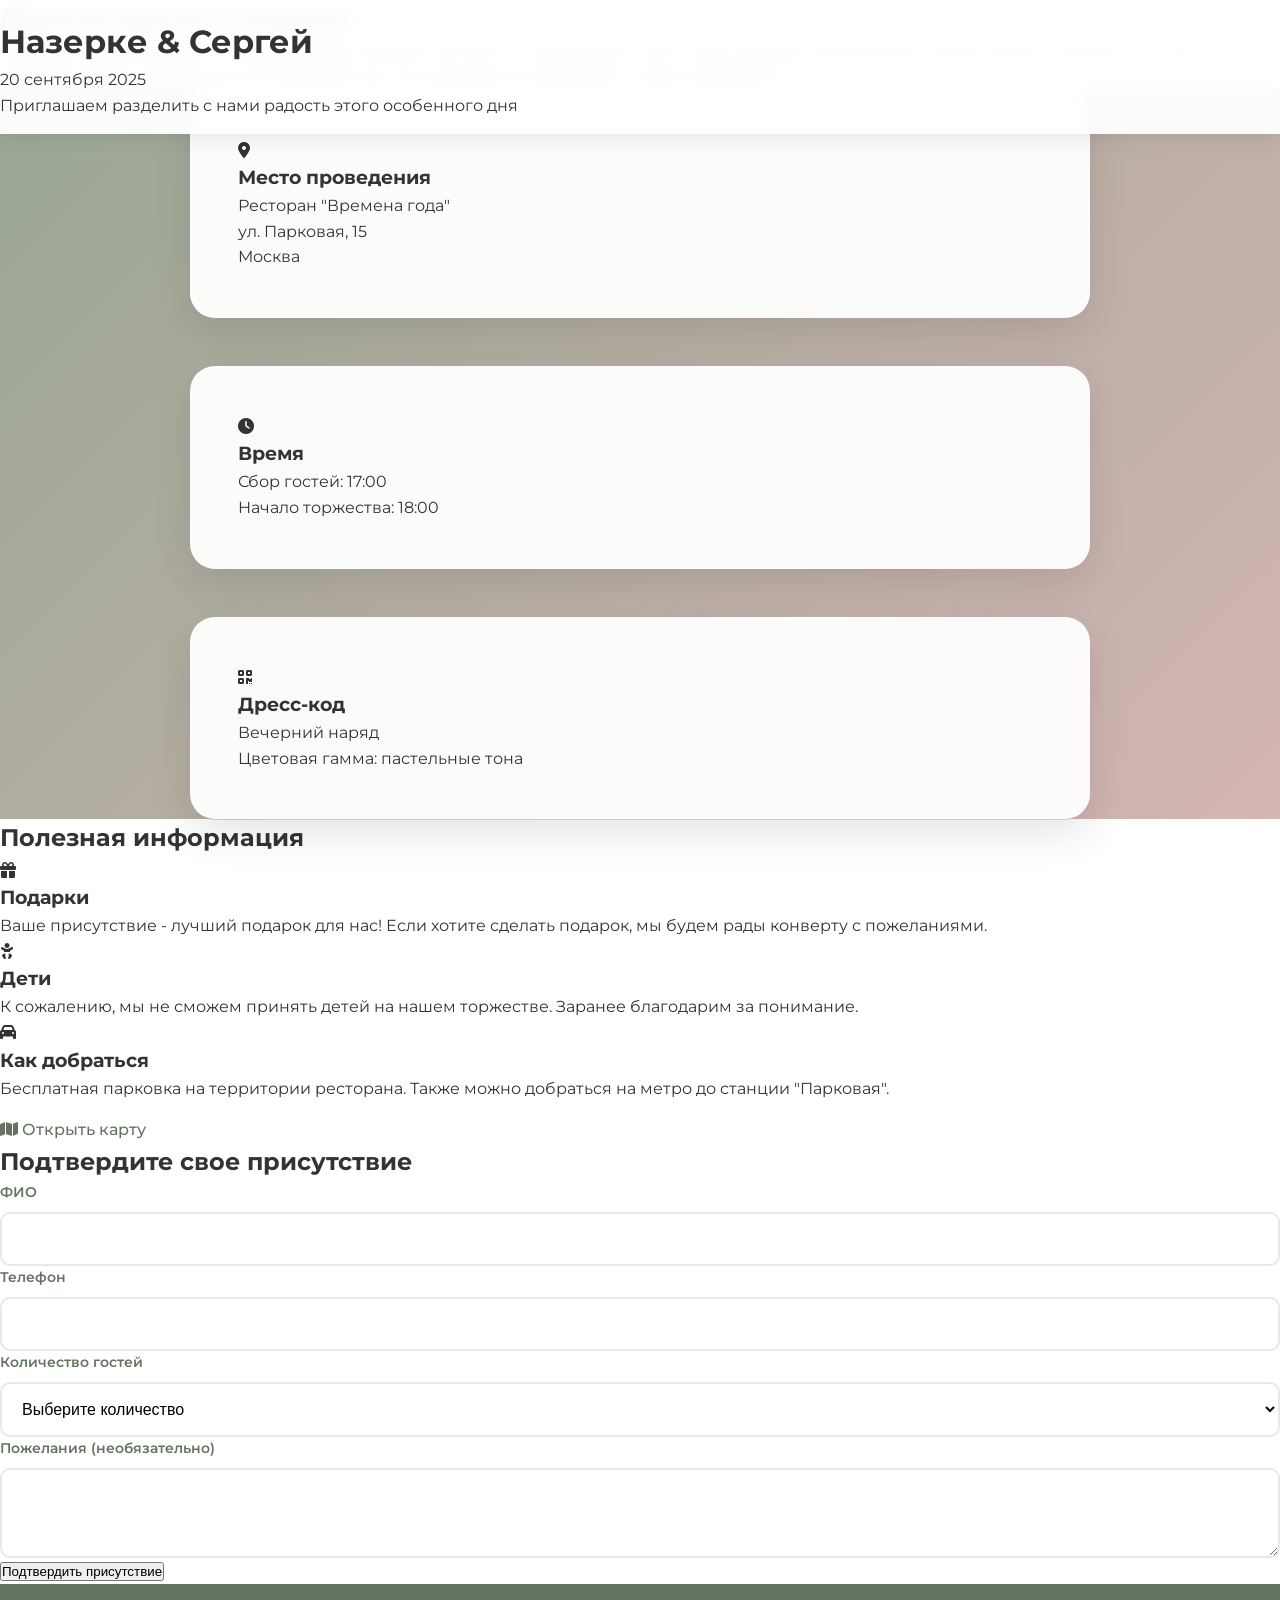
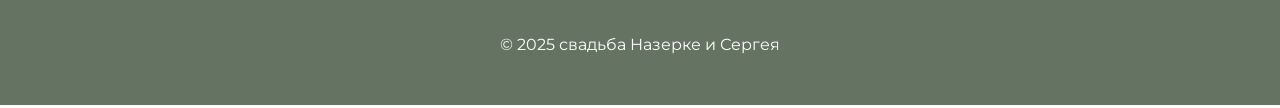
<file: index-old.html>
<!DOCTYPE html>
<html lang="ru">
<head>
    <meta charset="UTF-8">
    <meta name="viewport" content="width=device-width, initial-scale=1.0">
    <title>Свадьба Анны и Михаила</title>
    <link rel="stylesheet" href="styles.css">
    <link href="https://fonts.googleapis.com/css2?family=Playfair+Display:wght@400;700&family=Montserrat:wght@300;400;500&display=swap" rel="stylesheet">
    <link rel="stylesheet" href="https://cdnjs.cloudflare.com/ajax/libs/font-awesome/6.0.0/css/all.min.css">
</head>
<body>
    <!-- Шапка сайта с развивающейся тканью -->
    <header class="header">
        <div class="fabric-animation">
            <div class="fabric-layer fabric-layer-1"></div>
            <div class="fabric-layer fabric-layer-2"></div>
            <div class="fabric-layer fabric-layer-3"></div>
        </div>
        <div class="header-content">
            <h1 class="couple-names">Назерке & Сергей</h1>
            <p class="wedding-date">20 сентября 2025</p>
            <p class="wedding-subtitle">Приглашаем разделить с нами радость этого особенного дня</p>
        </div>
    </header>

    <!-- Приветственная надпись -->
    <section class="welcome-section">
        <div class="container">
            <div class="welcome-content">
                <h2>Дорогие друзья и родные!</h2>
                <p>Мы рады пригласить вас на нашу свадьбу, которая состоится в прекрасном месте, где мы будем праздновать начало нашего совместного пути.</p>
                <p>Этот день будет особенным не только для нас, но и для всех, кто разделит с нами эту радость.</p>
            </div>
        </div>
    </section>

    <!-- Адрес и код -->
    <section class="details-section">
        <div class="container">
            <div class="details-grid">
                <div class="detail-card">
                    <i class="fas fa-map-marker-alt"></i>
                    <h3>Место проведения</h3>
                    <p>Ресторан "Времена года"</p>
                    <p>ул. Парковая, 15</p>
                    <p>Москва</p>
                </div>
                <div class="detail-card">
                    <i class="fas fa-clock"></i>
                    <h3>Время</h3>
                    <p>Сбор гостей: 17:00</p>
                    <p>Начало торжества: 18:00</p>
                </div>
                <div class="detail-card">
                    <i class="fas fa-qrcode"></i>
                    <h3>Дресс-код</h3>
                    <p>Вечерний наряд</p>
                    <p>Цветовая гамма: пастельные тона</p>
                </div>
            </div>
        </div>
    </section>

    <!-- Подсказки и рекомендации -->
    <section class="tips-section">
        <div class="container">
            <h2>Полезная информация</h2>
            <div class="tips-grid">
                <div class="tip-card">
                    <i class="fas fa-gift"></i>
                    <h3>Подарки</h3>
                    <p>Ваше присутствие - лучший подарок для нас! Если хотите сделать подарок, мы будем рады конверту с пожеланиями.</p>
                </div>
                <div class="tip-card">
                    <i class="fas fa-baby"></i>
                    <h3>Дети</h3>
                    <p>К сожалению, мы не сможем принять детей на нашем торжестве. Заранее благодарим за понимание.</p>
                </div>
                <div class="tip-card">
                    <i class="fas fa-car"></i>
                    <h3>Как добраться</h3>
                    <p>Бесплатная парковка на территории ресторана. Также можно добраться на метро до станции "Парковая".</p>
                    <a href="https://maps.google.com" target="_blank" class="map-link">
                        <i class="fas fa-map"></i> Открыть карту
                    </a>
                </div>
            </div>
        </div>
    </section>

    <!-- Регистрация -->
    <section class="registration-section">
        <div class="container">
            <h2>Подтвердите свое присутствие</h2>
            <form class="registration-form" id="registrationForm">
                <div class="form-group">
                    <label for="fullName">ФИО</label>
                    <input type="text" id="fullName" name="fullName" required>
                </div>
                <div class="form-group">
                    <label for="phone">Телефон</label>
                    <input type="tel" id="phone" name="phone" required>
                </div>
                <div class="form-group">
                    <label for="guests">Количество гостей</label>
                    <select id="guests" name="guests" required>
                        <option value="">Выберите количество</option>
                        <option value="1">1</option>
                        <option value="2">2</option>
                        <option value="3">3</option>
                        <option value="4">4</option>
                    </select>
                </div>
                <div class="form-group">
                    <label for="message">Пожелания (необязательно)</label>
                    <textarea id="message" name="message" rows="3"></textarea>
                </div>
                <button type="submit" class="submit-btn">Подтвердить присутствие</button>
            </form>
        </div>
    </section>

    <!-- Футер -->
    <footer class="footer">
        <div class="container">
            <p>&copy; 2025 свадьба Назерке и Сергея</p>
        </div>
    </footer>

    <script src="script.js"></script>
</body>
</html>
</file>
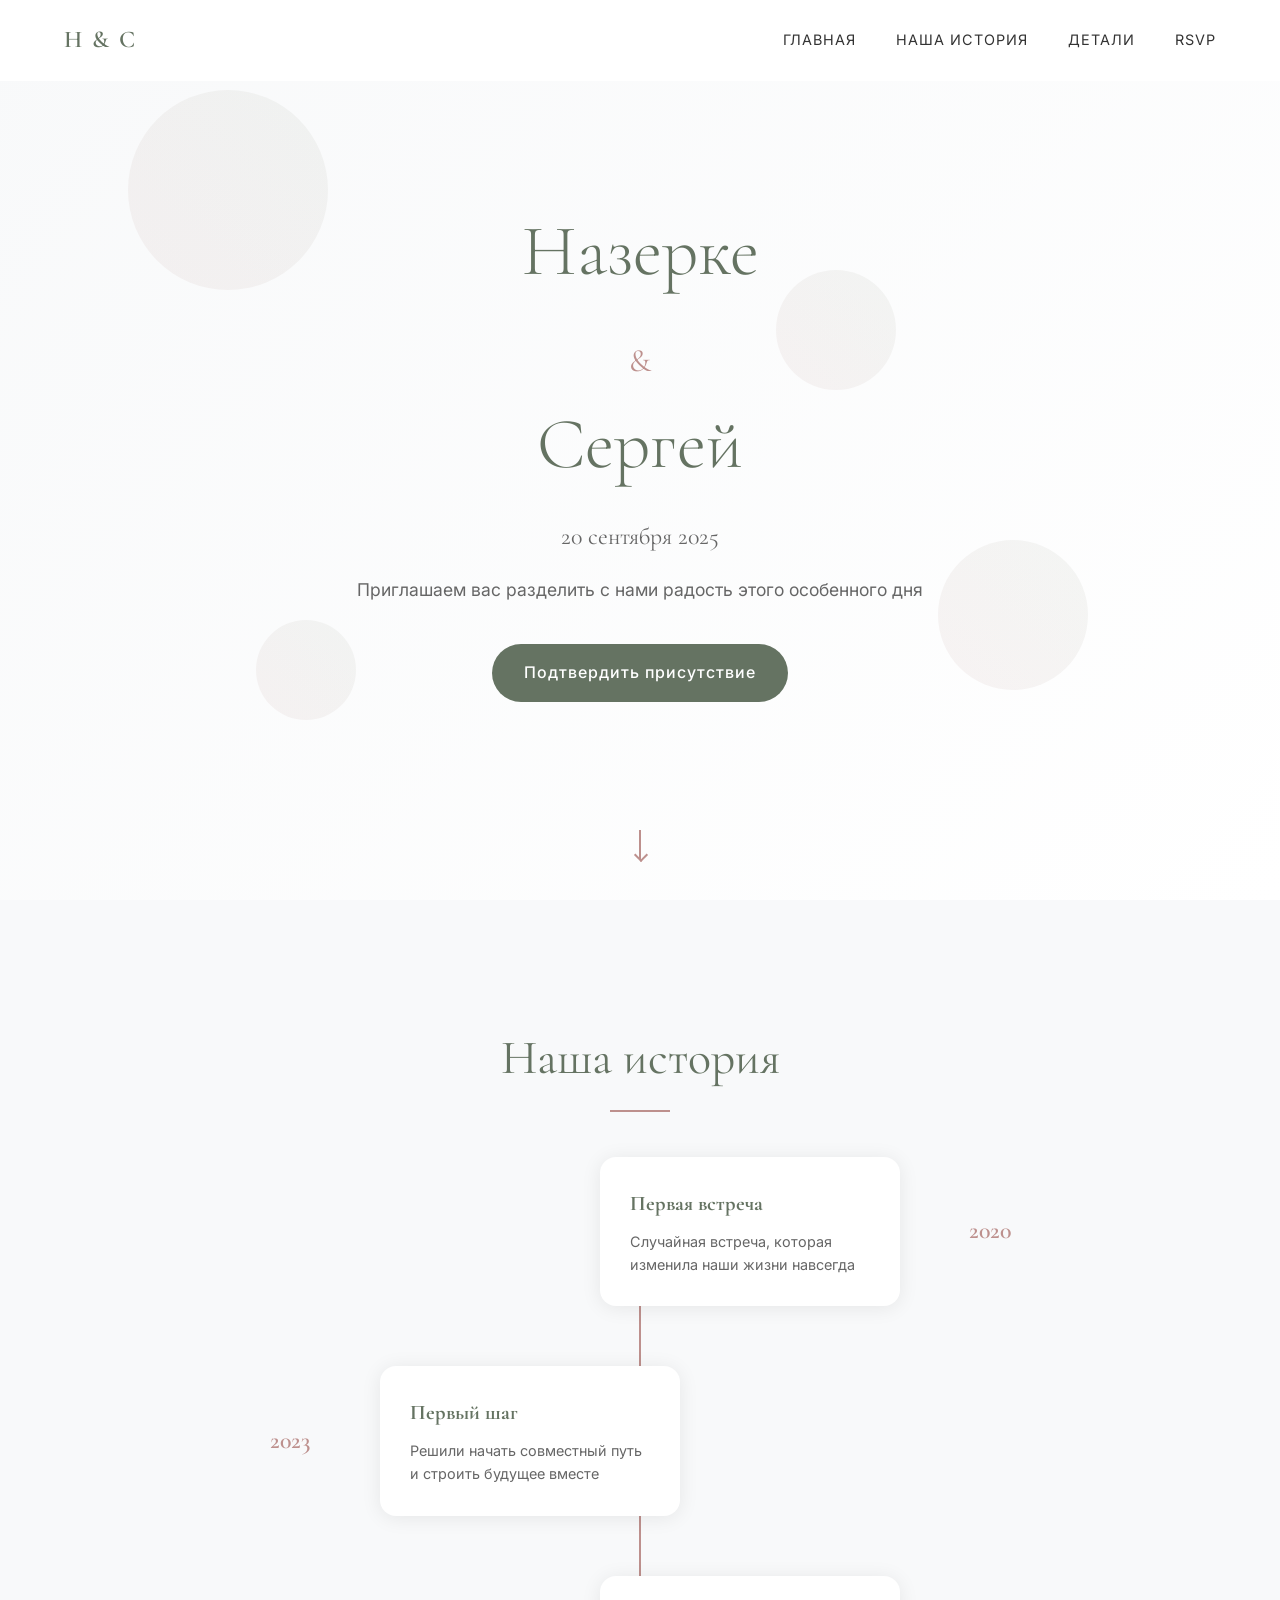
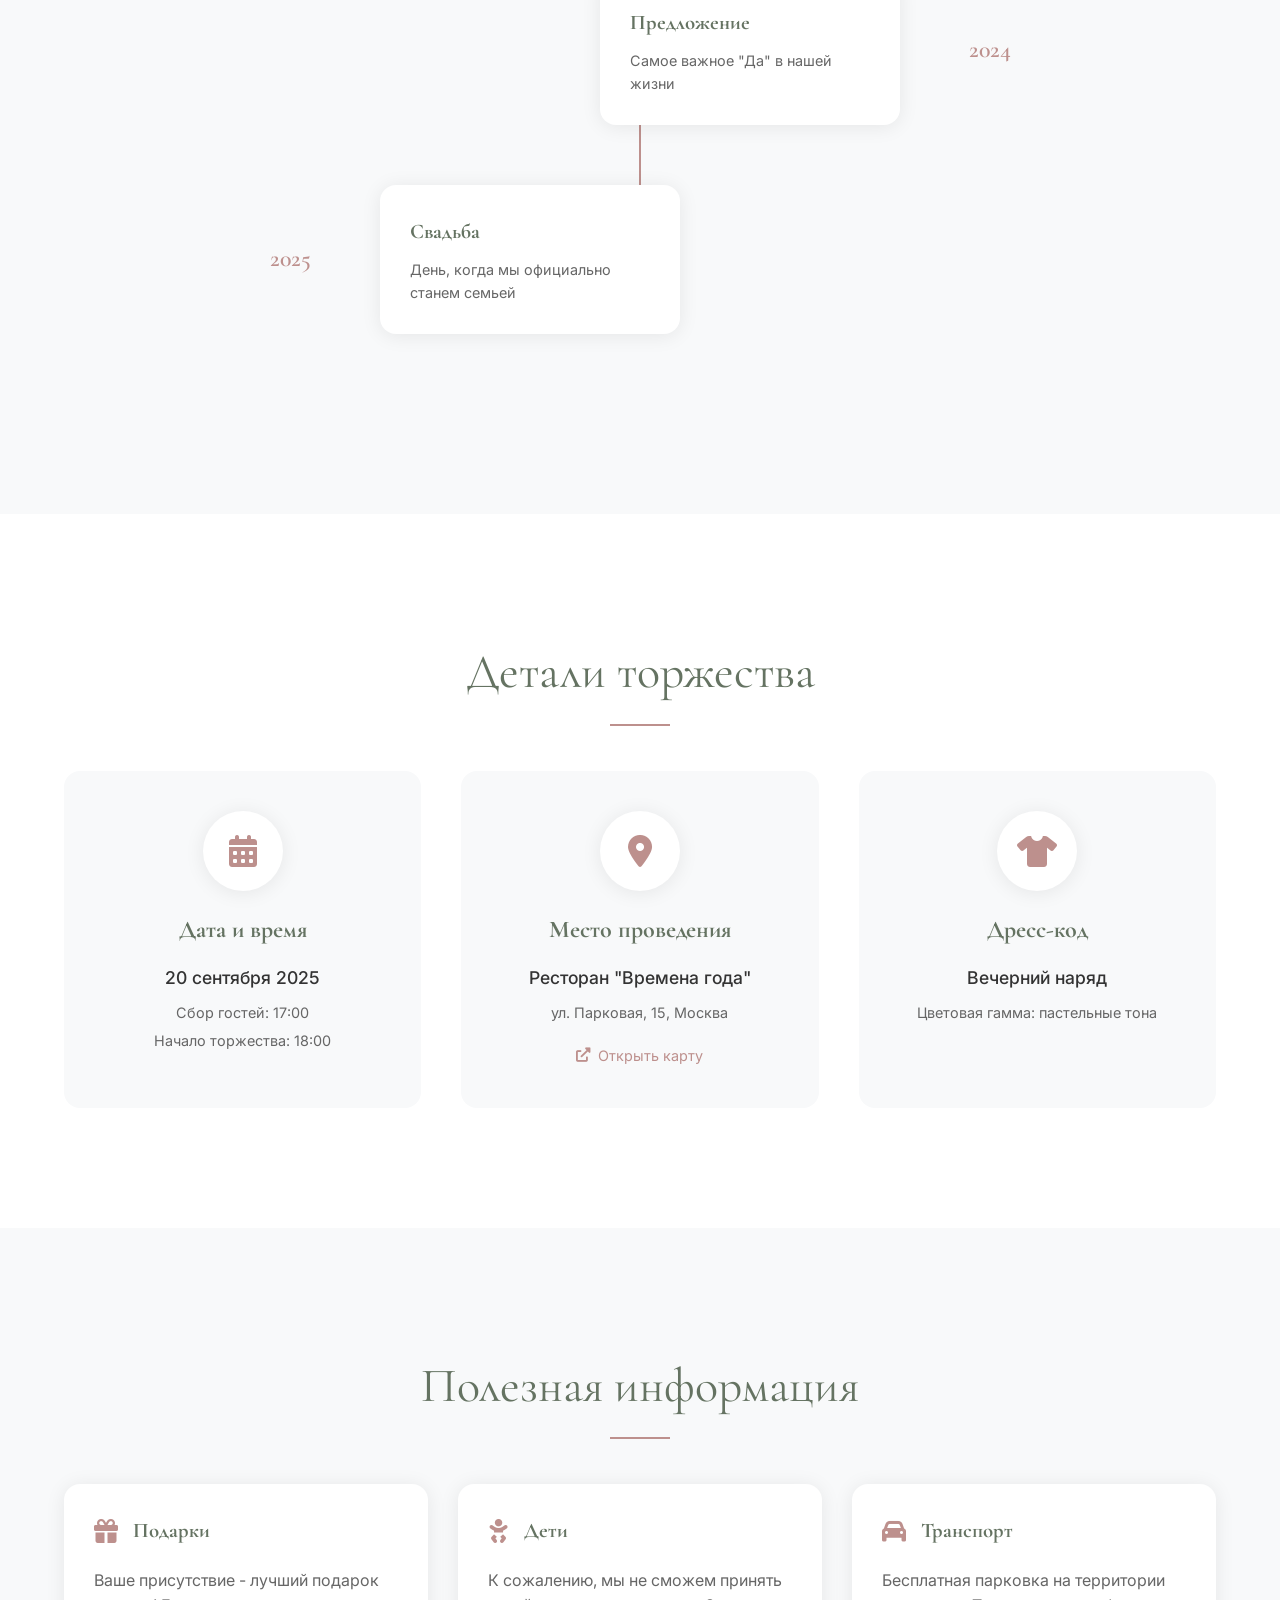
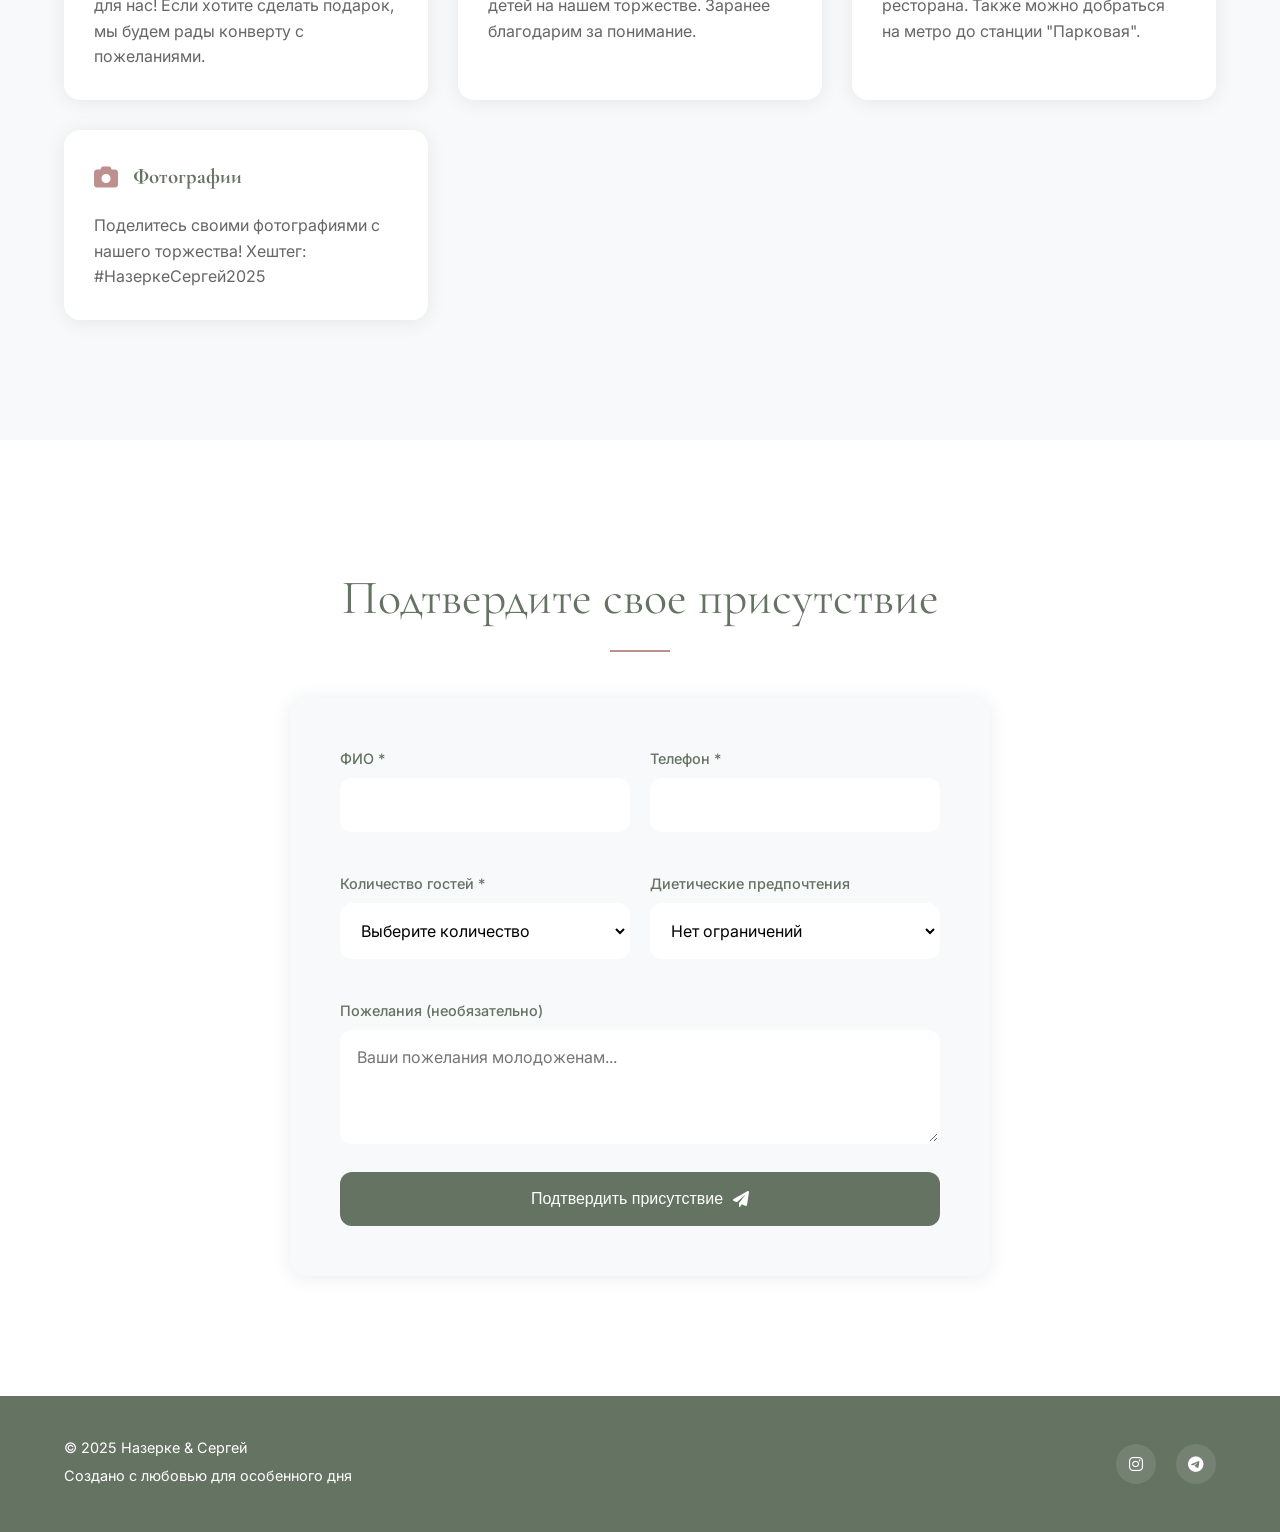
<file: index-v2.html>
<!DOCTYPE html>
<html lang="ru">
<head>
    <meta charset="UTF-8">
    <meta name="viewport" content="width=device-width, initial-scale=1.0">
    <title>Назерке & Сергей - Свадьба</title>
    <link rel="stylesheet" href="styles-v2.css">
    <link href="https://fonts.googleapis.com/css2?family=Cormorant+Garamond:wght@300;400;500;600&family=Inter:wght@300;400;500&display=swap" rel="stylesheet">
    <link rel="stylesheet" href="https://cdnjs.cloudflare.com/ajax/libs/font-awesome/6.0.0/css/all.min.css">
</head>
<body>
    <!-- Навигация -->
    <nav class="navbar">
        <div class="nav-container">
            <div class="nav-logo">Н & С</div>
            <div class="nav-links">
                <a href="#home" class="nav-link">Главная</a>
                <a href="#story" class="nav-link">Наша история</a>
                <a href="#details" class="nav-link">Детали</a>
                <a href="#rsvp" class="nav-link">RSVP</a>
            </div>
        </div>
    </nav>

    <!-- Главная секция -->
    <section id="home" class="hero">
        <div class="hero-background">
            <div class="floating-elements">
                <div class="floating-element fe-1"></div>
                <div class="floating-element fe-2"></div>
                <div class="floating-element fe-3"></div>
                <div class="floating-element fe-4"></div>
            </div>
        </div>
        <div class="hero-content">
            <div class="hero-text">
                <h1 class="hero-title">
                    <span class="name">Назерке</span>
                    <span class="and">&</span>
                    <span class="name">Сергей</span>
                </h1>
                <p class="hero-date">20 сентября 2025</p>
                <p class="hero-subtitle">Приглашаем вас разделить с нами радость этого особенного дня</p>
                <div class="hero-cta">
                    <a href="#rsvp" class="cta-button">Подтвердить присутствие</a>
                </div>
            </div>
        </div>
        <div class="scroll-indicator">
            <div class="scroll-arrow"></div>
        </div>
    </section>

    <!-- Наша история -->
    <section id="story" class="story-section">
        <div class="container">
            <div class="story-content">
                <h2 class="section-title">Наша история</h2>
                <div class="story-timeline">
                    <div class="timeline-item">
                        <div class="timeline-date">2020</div>
                        <div class="timeline-content">
                            <h3>Первая встреча</h3>
                            <p>Случайная встреча, которая изменила наши жизни навсегда</p>
                        </div>
                    </div>
                    <div class="timeline-item">
                        <div class="timeline-date">2023</div>
                        <div class="timeline-content">
                            <h3>Первый шаг</h3>
                            <p>Решили начать совместный путь и строить будущее вместе</p>
                        </div>
                    </div>
                    <div class="timeline-item">
                        <div class="timeline-date">2024</div>
                        <div class="timeline-content">
                            <h3>Предложение</h3>
                            <p>Самое важное "Да" в нашей жизни</p>
                        </div>
                    </div>
                    <div class="timeline-item">
                        <div class="timeline-date">2025</div>
                        <div class="timeline-content">
                            <h3>Свадьба</h3>
                            <p>День, когда мы официально станем семьей</p>
                        </div>
                    </div>
                </div>
            </div>
        </div>
    </section>

    <!-- Детали мероприятия -->
    <section id="details" class="details-section">
        <div class="container">
            <h2 class="section-title">Детали торжества</h2>
            <div class="details-grid">
                <div class="detail-card">
                    <div class="detail-icon">
                        <i class="fas fa-calendar-alt"></i>
                    </div>
                    <h3>Дата и время</h3>
                    <p class="detail-main">20 сентября 2025</p>
                    <p class="detail-sub">Сбор гостей: 17:00</p>
                    <p class="detail-sub">Начало торжества: 18:00</p>
                </div>
                <div class="detail-card">
                    <div class="detail-icon">
                        <i class="fas fa-map-marker-alt"></i>
                    </div>
                    <h3>Место проведения</h3>
                    <p class="detail-main">Ресторан "Времена года"</p>
                    <p class="detail-sub">ул. Парковая, 15, Москва</p>
                    <a href="https://maps.google.com" target="_blank" class="detail-link">
                        <i class="fas fa-external-link-alt"></i> Открыть карту
                    </a>
                </div>
                <div class="detail-card">
                    <div class="detail-icon">
                        <i class="fas fa-tshirt"></i>
                    </div>
                    <h3>Дресс-код</h3>
                    <p class="detail-main">Вечерний наряд</p>
                    <p class="detail-sub">Цветовая гамма: пастельные тона</p>
                </div>
            </div>
        </div>
    </section>

    <!-- Полезная информация -->
    <section class="info-section">
        <div class="container">
            <h2 class="section-title">Полезная информация</h2>
            <div class="info-grid">
                <div class="info-card">
                    <div class="info-header">
                        <i class="fas fa-gift"></i>
                        <h3>Подарки</h3>
                    </div>
                    <p>Ваше присутствие - лучший подарок для нас! Если хотите сделать подарок, мы будем рады конверту с пожеланиями.</p>
                </div>
                <div class="info-card">
                    <div class="info-header">
                        <i class="fas fa-baby"></i>
                        <h3>Дети</h3>
                    </div>
                    <p>К сожалению, мы не сможем принять детей на нашем торжестве. Заранее благодарим за понимание.</p>
                </div>
                <div class="info-card">
                    <div class="info-header">
                        <i class="fas fa-car"></i>
                        <h3>Транспорт</h3>
                    </div>
                    <p>Бесплатная парковка на территории ресторана. Также можно добраться на метро до станции "Парковая".</p>
                </div>
                <div class="info-card">
                    <div class="info-header">
                        <i class="fas fa-camera"></i>
                        <h3>Фотографии</h3>
                    </div>
                    <p>Поделитесь своими фотографиями с нашего торжества! Хештег: #НазеркеСергей2025</p>
                </div>
            </div>
        </div>
    </section>

    <!-- RSVP форма -->
    <section id="rsvp" class="rsvp-section">
        <div class="container">
            <h2 class="section-title">Подтвердите свое присутствие</h2>
            <div class="rsvp-form-container">
                <form class="rsvp-form" id="rsvpForm">
                    <div class="form-row">
                        <div class="form-group">
                            <label for="fullName">ФИО *</label>
                            <input type="text" id="fullName" name="fullName" required>
                        </div>
                        <div class="form-group">
                            <label for="phone">Телефон *</label>
                            <input type="tel" id="phone" name="phone" required>
                        </div>
                    </div>
                    <div class="form-row">
                        <div class="form-group">
                            <label for="guests">Количество гостей *</label>
                            <select id="guests" name="guests" required>
                                <option value="">Выберите количество</option>
                                <option value="1">1</option>
                                <option value="2">2</option>
                                <option value="3">3</option>
                                <option value="4">4</option>
                            </select>
                        </div>
                        <div class="form-group">
                            <label for="dietary">Диетические предпочтения</label>
                            <select id="dietary" name="dietary">
                                <option value="">Нет ограничений</option>
                                <option value="vegetarian">Вегетарианское</option>
                                <option value="vegan">Веганское</option>
                                <option value="gluten-free">Без глютена</option>
                            </select>
                        </div>
                    </div>
                    <div class="form-group">
                        <label for="message">Пожелания (необязательно)</label>
                        <textarea id="message" name="message" rows="4" placeholder="Ваши пожелания молодоженам..."></textarea>
                    </div>
                    <button type="submit" class="submit-button">
                        <span>Подтвердить присутствие</span>
                        <i class="fas fa-paper-plane"></i>
                    </button>
                </form>
            </div>
        </div>
    </section>

    <!-- Футер -->
    <footer class="footer">
        <div class="container">
            <div class="footer-content">
                <div class="footer-text">
                    <p>&copy; 2025 Назерке & Сергей</p>
                    <p>Создано с любовью для особенного дня</p>
                </div>
                <div class="footer-social">
                    <a href="#" class="social-link"><i class="fab fa-instagram"></i></a>
                    <a href="#" class="social-link"><i class="fab fa-telegram"></i></a>
                </div>
            </div>
        </div>
    </footer>

    <script src="script-v2.js"></script>
</body>
</html>
</file>
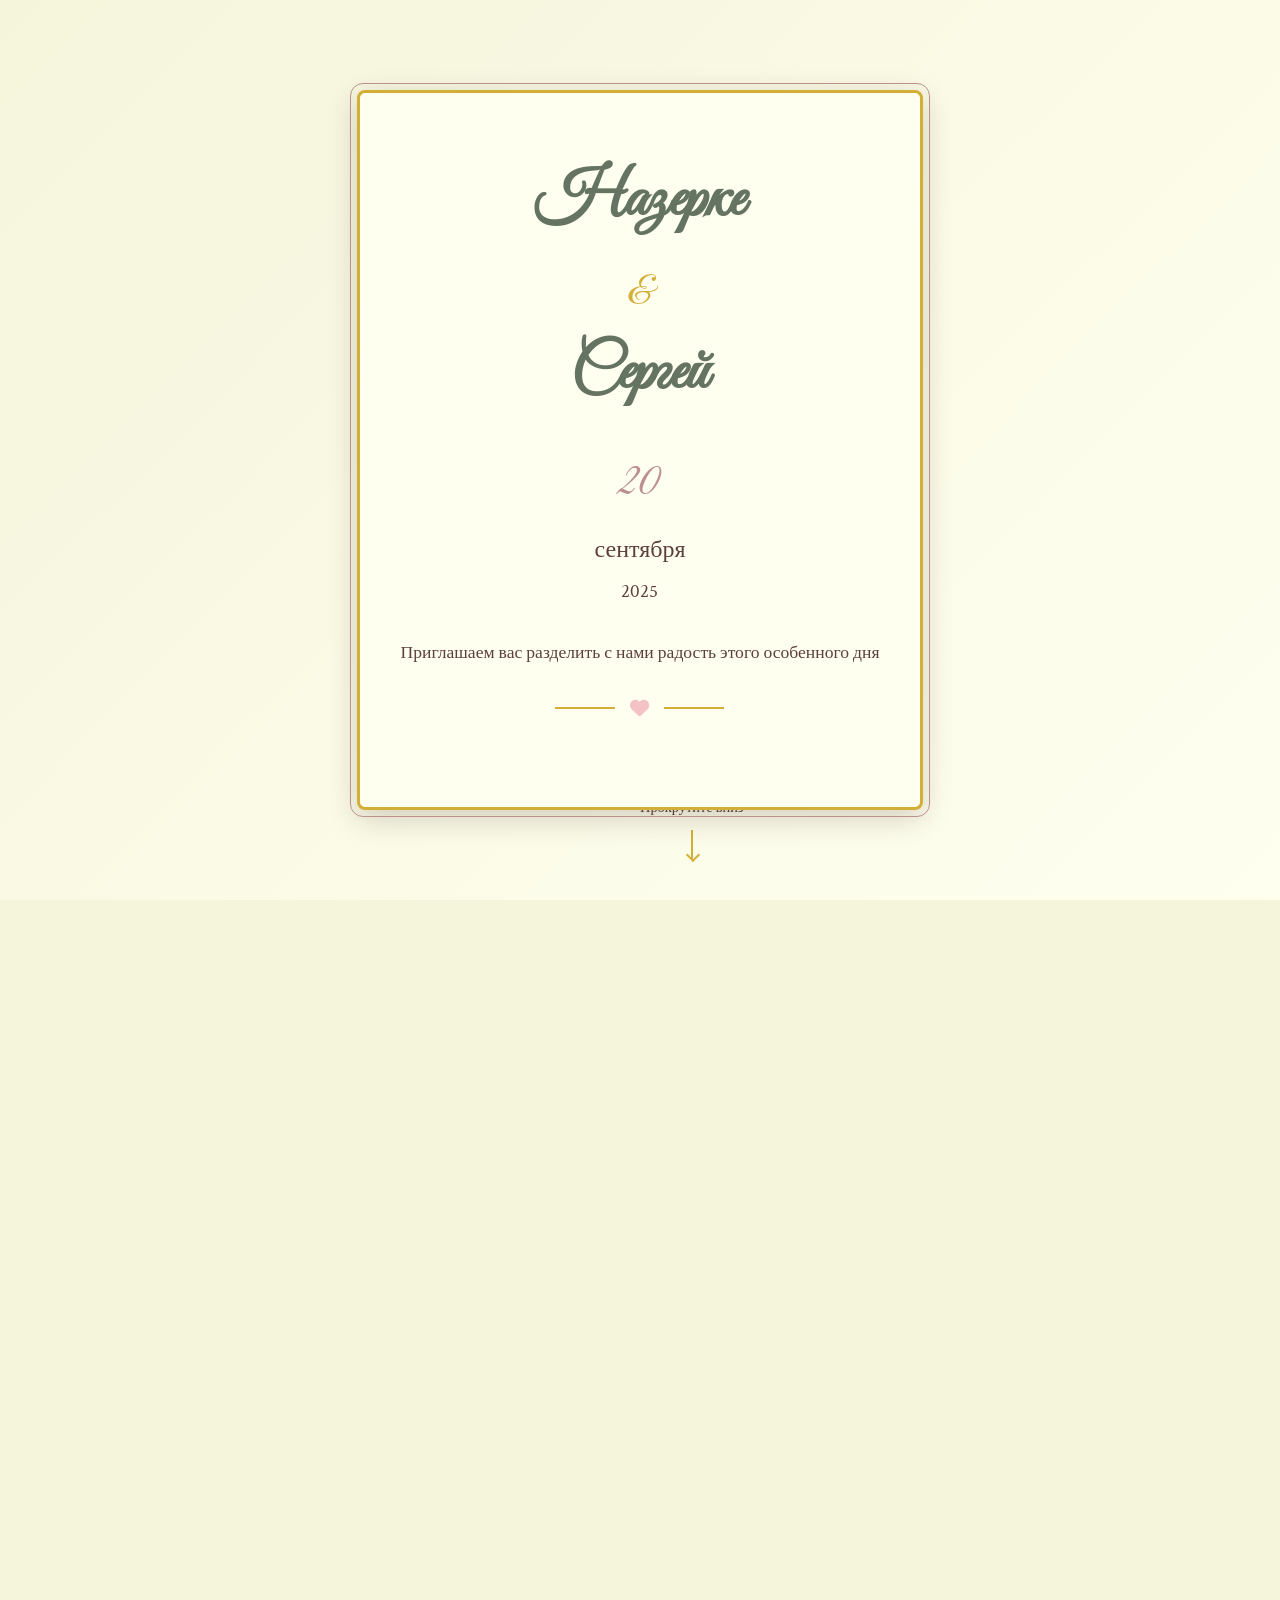
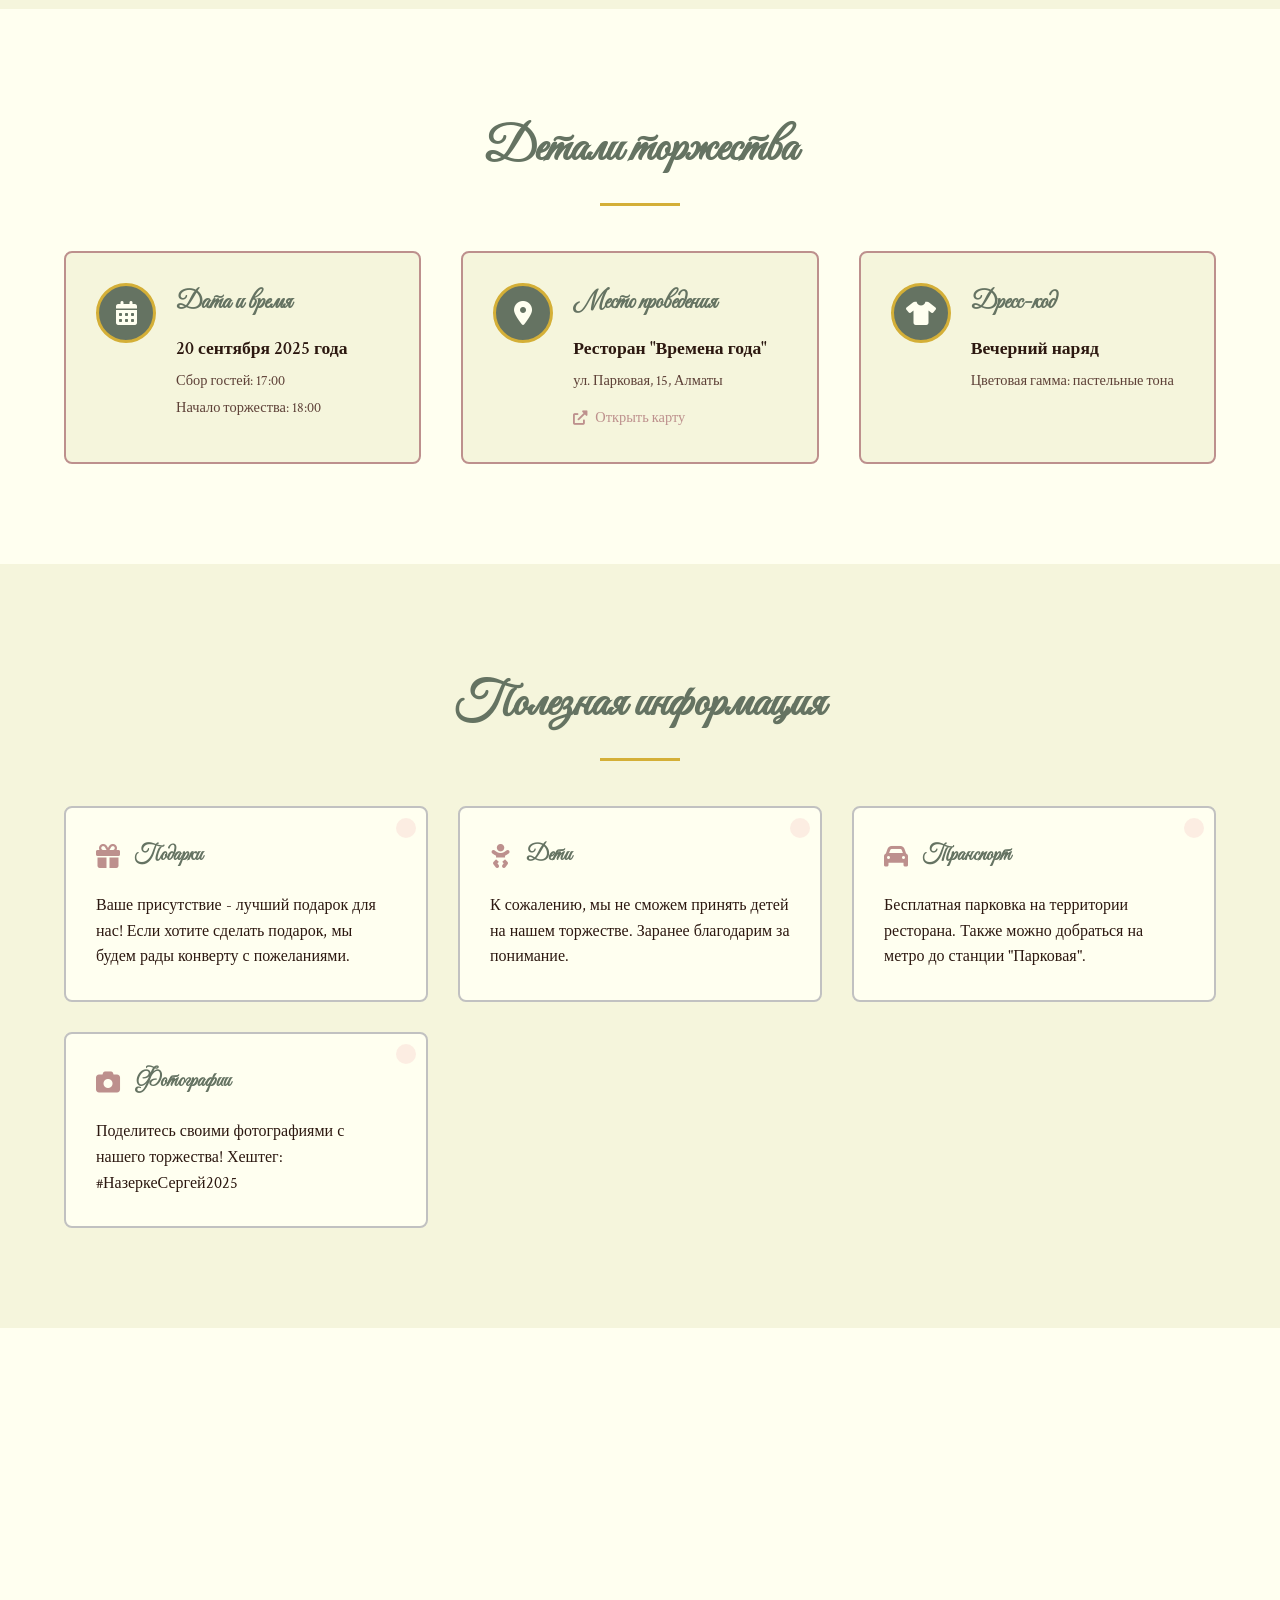
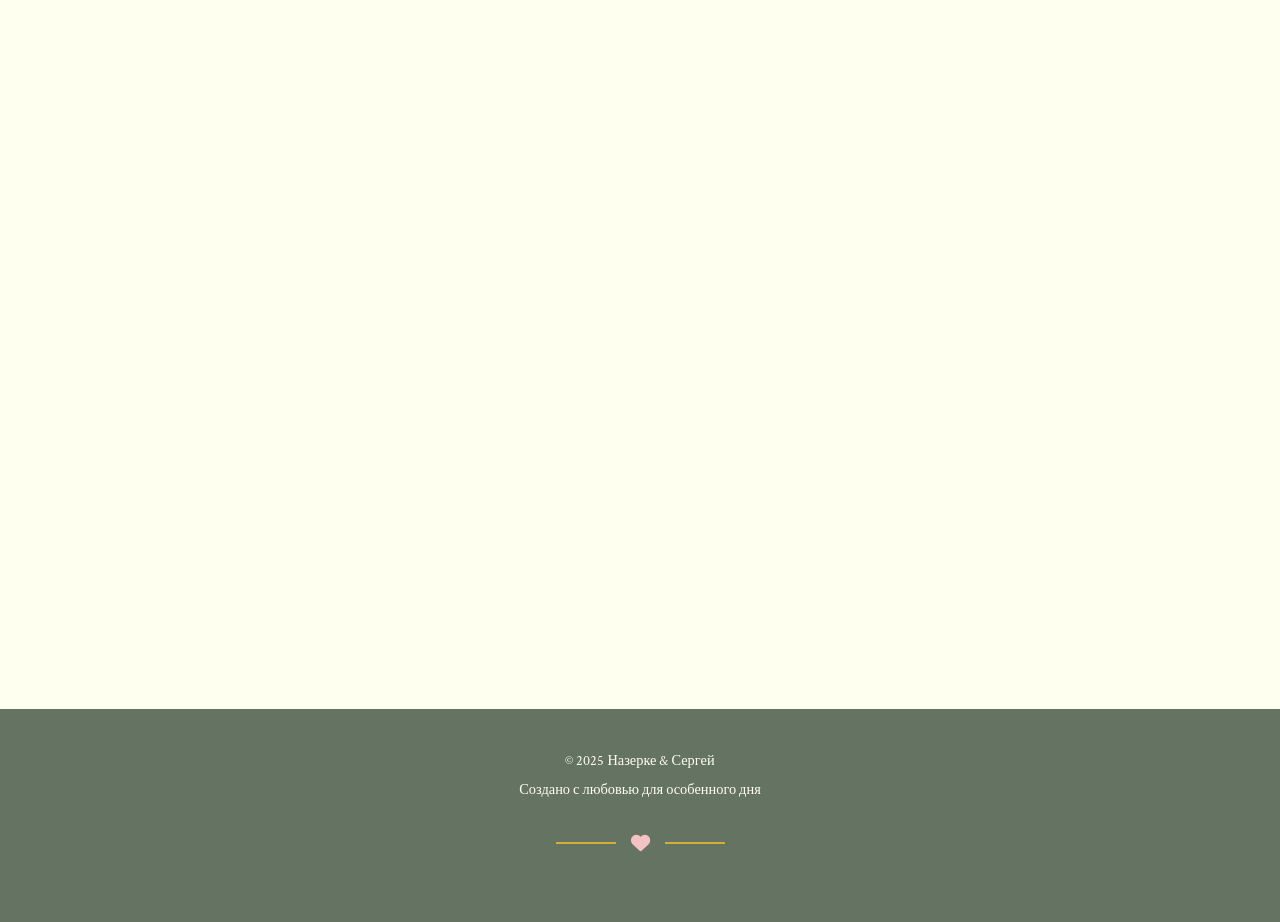
<file: index-v3.html>
<!DOCTYPE html>
<html lang="ru">
<head>
    <meta charset="UTF-8">
    <meta name="viewport" content="width=device-width, initial-scale=1.0">
    <title>Назерке & Сергей - Свадебное приглашение</title>
    <link rel="stylesheet" href="styles-v3.css">
    <link href="https://fonts.googleapis.com/css2?family=Great+Vibes&family=Crimson+Text:wght@400;600;700&family=Source+Sans+Pro:wght@300;400;600&display=swap" rel="stylesheet">
    <link rel="stylesheet" href="https://cdnjs.cloudflare.com/ajax/libs/font-awesome/6.0.0/css/all.min.css">
</head>
<body>
    <!-- Декоративные элементы фона -->
    <div class="background-pattern"></div>
    <div class="floating-hearts">
        <div class="heart heart-1"></div>
        <div class="heart heart-2"></div>
        <div class="heart heart-3"></div>
        <div class="heart heart-4"></div>
        <div class="heart heart-5"></div>
    </div>

    <!-- Главная секция -->
    <section class="hero-section">
        <div class="hero-container">
            <div class="ornate-frame">
                <div class="frame-content">
                    <h1 class="main-title">
                        <span class="title-line">Назерке</span>
                        <span class="title-separator">&</span>
                        <span class="title-line">Сергей</span>
                    </h1>
                    <div class="wedding-date">
                        <span class="date-day">20</span>
                        <span class="date-month">сентября</span>
                        <span class="date-year">2025</span>
                    </div>
                    <p class="hero-subtitle">Приглашаем вас разделить с нами радость этого особенного дня</p>
                    <div class="ornate-divider">
                        <span class="divider-line"></span>
                        <i class="fas fa-heart divider-icon"></i>
                        <span class="divider-line"></span>
                    </div>
                </div>
            </div>
        </div>
        <div class="scroll-hint">
            <span>Прокрутите вниз</span>
            <div class="scroll-arrow"></div>
        </div>
    </section>

    <!-- Приглашение -->
    <section class="invitation-section">
        <div class="container">
            <div class="invitation-card">
                <div class="card-header">
                    <div class="ornate-border">
                        <h2>Дорогие друзья и родные!</h2>
                    </div>
                </div>
                <div class="card-content">
                    <p class="invitation-text">
                        С великой радостью и трепетом в сердце мы приглашаем вас на нашу свадьбу, 
                        которая состоится в прекрасном месте, где мы будем праздновать начало нашего 
                        совместного пути в жизни.
                    </p>
                    <p class="invitation-text">
                        Этот день будет особенным не только для нас, но и для всех, кто разделит 
                        с нами эту радость. Мы будем счастливы видеть вас среди наших гостей.
                    </p>
                    <div class="signature">
                        <span>С любовью,</span>
                        <span class="couple-names">Назерке & Сергей</span>
                    </div>
                </div>
            </div>
        </div>
    </section>

    <!-- Детали торжества -->
    <section class="details-section">
        <div class="container">
            <h2 class="section-title">Детали торжества</h2>
            <div class="details-grid">
                <div class="detail-item">
                    <div class="detail-icon">
                        <i class="fas fa-calendar-alt"></i>
                    </div>
                    <div class="detail-content">
                        <h3>Дата и время</h3>
                        <p class="detail-main">20 сентября 2025 года</p>
                        <p class="detail-sub">Сбор гостей: 17:00</p>
                        <p class="detail-sub">Начало торжества: 18:00</p>
                    </div>
                </div>
                <div class="detail-item">
                    <div class="detail-icon">
                        <i class="fas fa-map-marker-alt"></i>
                    </div>
                    <div class="detail-content">
                        <h3>Место проведения</h3>
                        <p class="detail-main">Ресторан "Времена года"</p>
                        <p class="detail-sub">ул. Парковая, 15, Алматы</p>
                        <a href="https://maps.google.com" target="_blank" class="map-link">
                            <i class="fas fa-external-link-alt"></i> Открыть карту
                        </a>
                    </div>
                </div>
                <div class="detail-item">
                    <div class="detail-icon">
                        <i class="fas fa-tshirt"></i>
                    </div>
                    <div class="detail-content">
                        <h3>Дресс-код</h3>
                        <p class="detail-main">Вечерний наряд</p>
                        <p class="detail-sub">Цветовая гамма: пастельные тона</p>
                    </div>
                </div>
            </div>
        </div>
    </section>

    <!-- Полезная информация -->
    <section class="info-section">
        <div class="container">
            <h2 class="section-title">Полезная информация</h2>
            <div class="info-grid">
                <div class="info-item">
                    <div class="info-header">
                        <i class="fas fa-gift"></i>
                        <h3>Подарки</h3>
                    </div>
                    <p>Ваше присутствие - лучший подарок для нас! Если хотите сделать подарок, мы будем рады конверту с пожеланиями.</p>
                </div>
                <div class="info-item">
                    <div class="info-header">
                        <i class="fas fa-baby"></i>
                        <h3>Дети</h3>
                    </div>
                    <p>К сожалению, мы не сможем принять детей на нашем торжестве. Заранее благодарим за понимание.</p>
                </div>
                <div class="info-item">
                    <div class="info-header">
                        <i class="fas fa-car"></i>
                        <h3>Транспорт</h3>
                    </div>
                    <p>Бесплатная парковка на территории ресторана. Также можно добраться на метро до станции "Парковая".</p>
                </div>
                <div class="info-item">
                    <div class="info-header">
                        <i class="fas fa-camera"></i>
                        <h3>Фотографии</h3>
                    </div>
                    <p>Поделитесь своими фотографиями с нашего торжества! Хештег: #НазеркеСергей2025</p>
                </div>
            </div>
        </div>
    </section>

    <!-- Форма подтверждения -->
    <section class="rsvp-section">
        <div class="container">
            <div class="rsvp-card">
                <div class="card-header">
                    <h2>Подтвердите свое присутствие</h2>
                    <div class="ornate-divider">
                        <span class="divider-line"></span>
                        <i class="fas fa-heart divider-icon"></i>
                        <span class="divider-line"></span>
                    </div>
                </div>
                <form class="rsvp-form" id="rsvpForm">
                    <div class="form-row">
                        <div class="form-group">
                            <label for="fullName">ФИО *</label>
                            <input type="text" id="fullName" name="fullName" required>
                        </div>
                        <div class="form-group">
                            <label for="phone">Телефон *</label>
                            <input type="tel" id="phone" name="phone" required>
                        </div>
                    </div>
                    <div class="form-row">
                        <div class="form-group">
                            <label for="guests">Количество гостей *</label>
                            <select id="guests" name="guests" required>
                                <option value="">Выберите количество</option>
                                <option value="1">1</option>
                                <option value="2">2</option>
                                <option value="3">3</option>
                                <option value="4">4</option>
                            </select>
                        </div>
                        <div class="form-group">
                            <label for="dietary">Диетические предпочтения</label>
                            <select id="dietary" name="dietary">
                                <option value="">Нет ограничений</option>
                                <option value="vegetarian">Вегетарианское</option>
                                <option value="vegan">Веганское</option>
                                <option value="gluten-free">Без глютена</option>
                            </select>
                        </div>
                    </div>
                    <div class="form-group">
                        <label for="message">Пожелания (необязательно)</label>
                        <textarea id="message" name="message" rows="4" placeholder="Ваши пожелания молодоженам..."></textarea>
                    </div>
                    <button type="submit" class="submit-btn">
                        <span>Подтвердить присутствие</span>
                        <i class="fas fa-paper-plane"></i>
                    </button>
                </form>
            </div>
        </div>
    </section>

    <!-- Футер -->
    <footer class="footer">
        <div class="container">
            <div class="footer-content">
                <div class="footer-text">
                    <p>&copy; 2025 Назерке & Сергей</p>
                    <p>Создано с любовью для особенного дня</p>
                </div>
                <div class="footer-decoration">
                    <div class="ornate-divider">
                        <span class="divider-line"></span>
                        <i class="fas fa-heart divider-icon"></i>
                        <span class="divider-line"></span>
                    </div>
                </div>
            </div>
        </div>
    </footer>

    <script src="script-v3.js"></script>
</body>
</html>
</file>
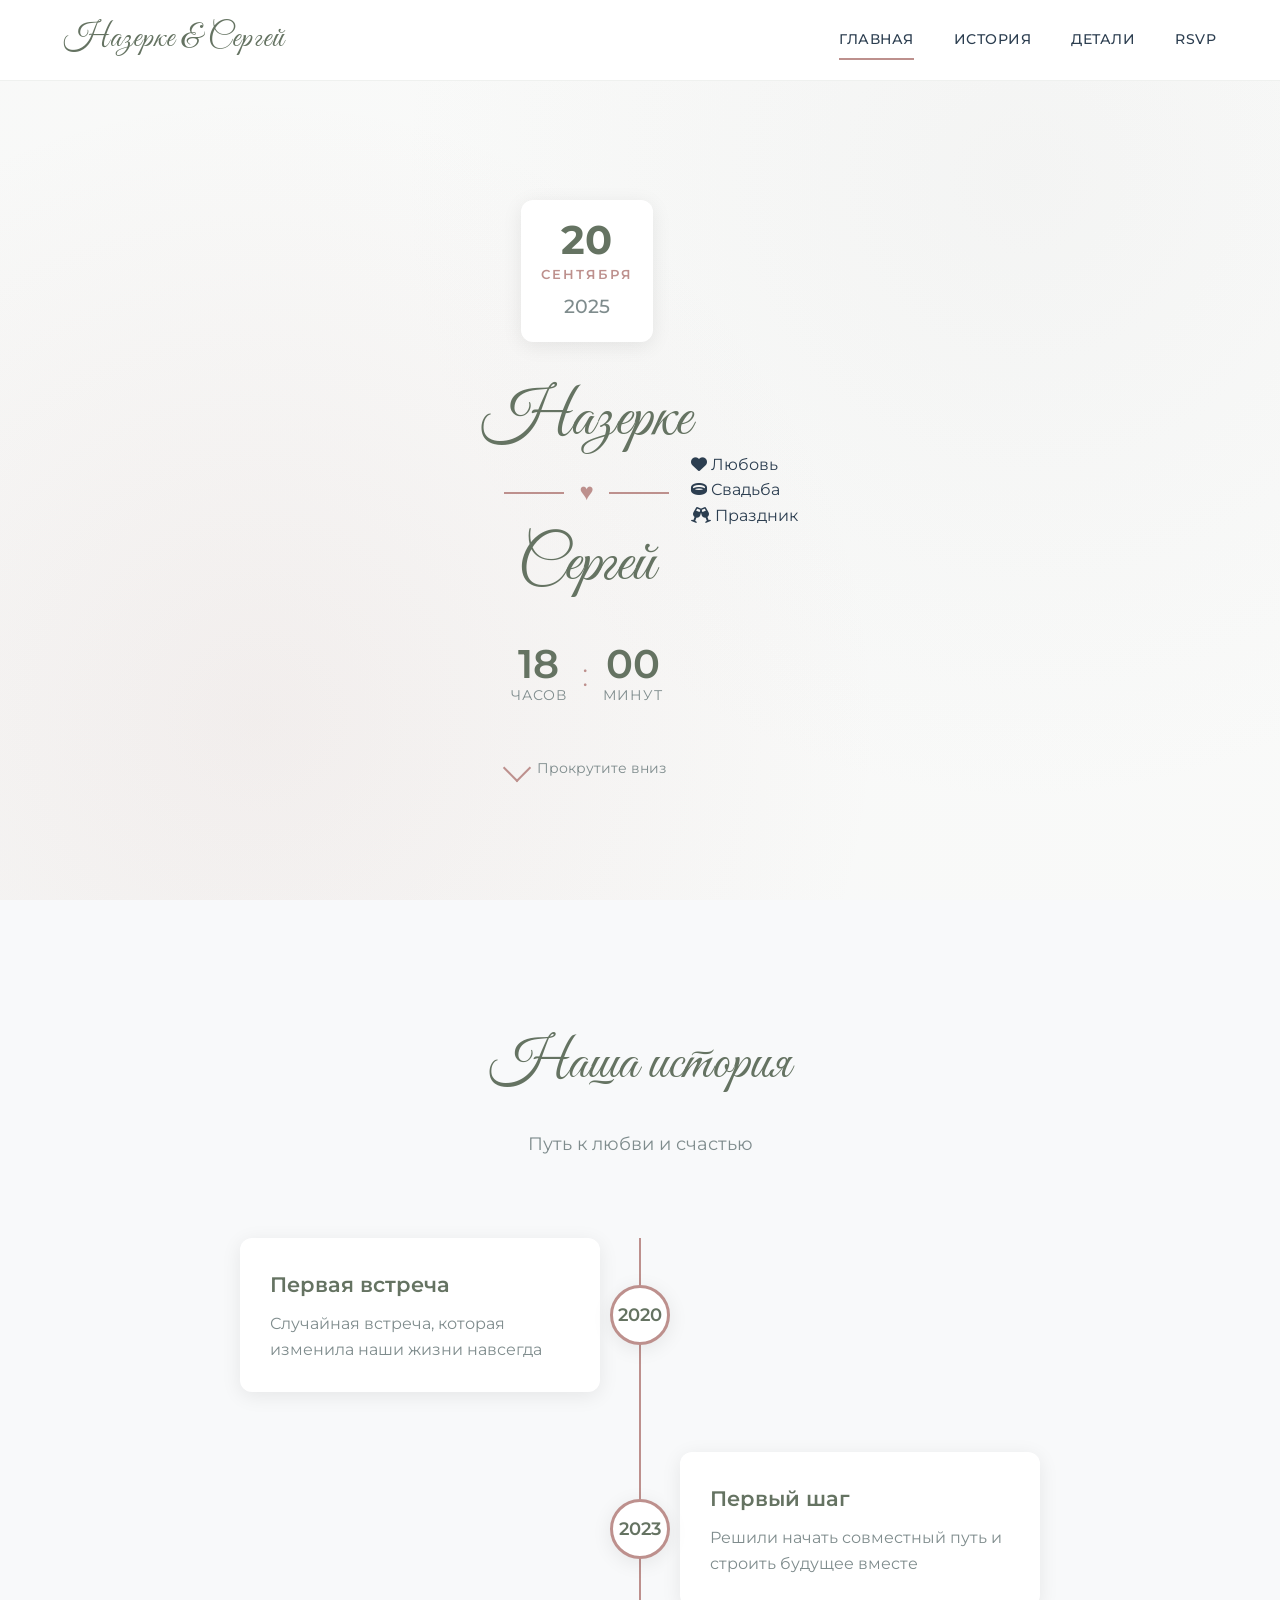
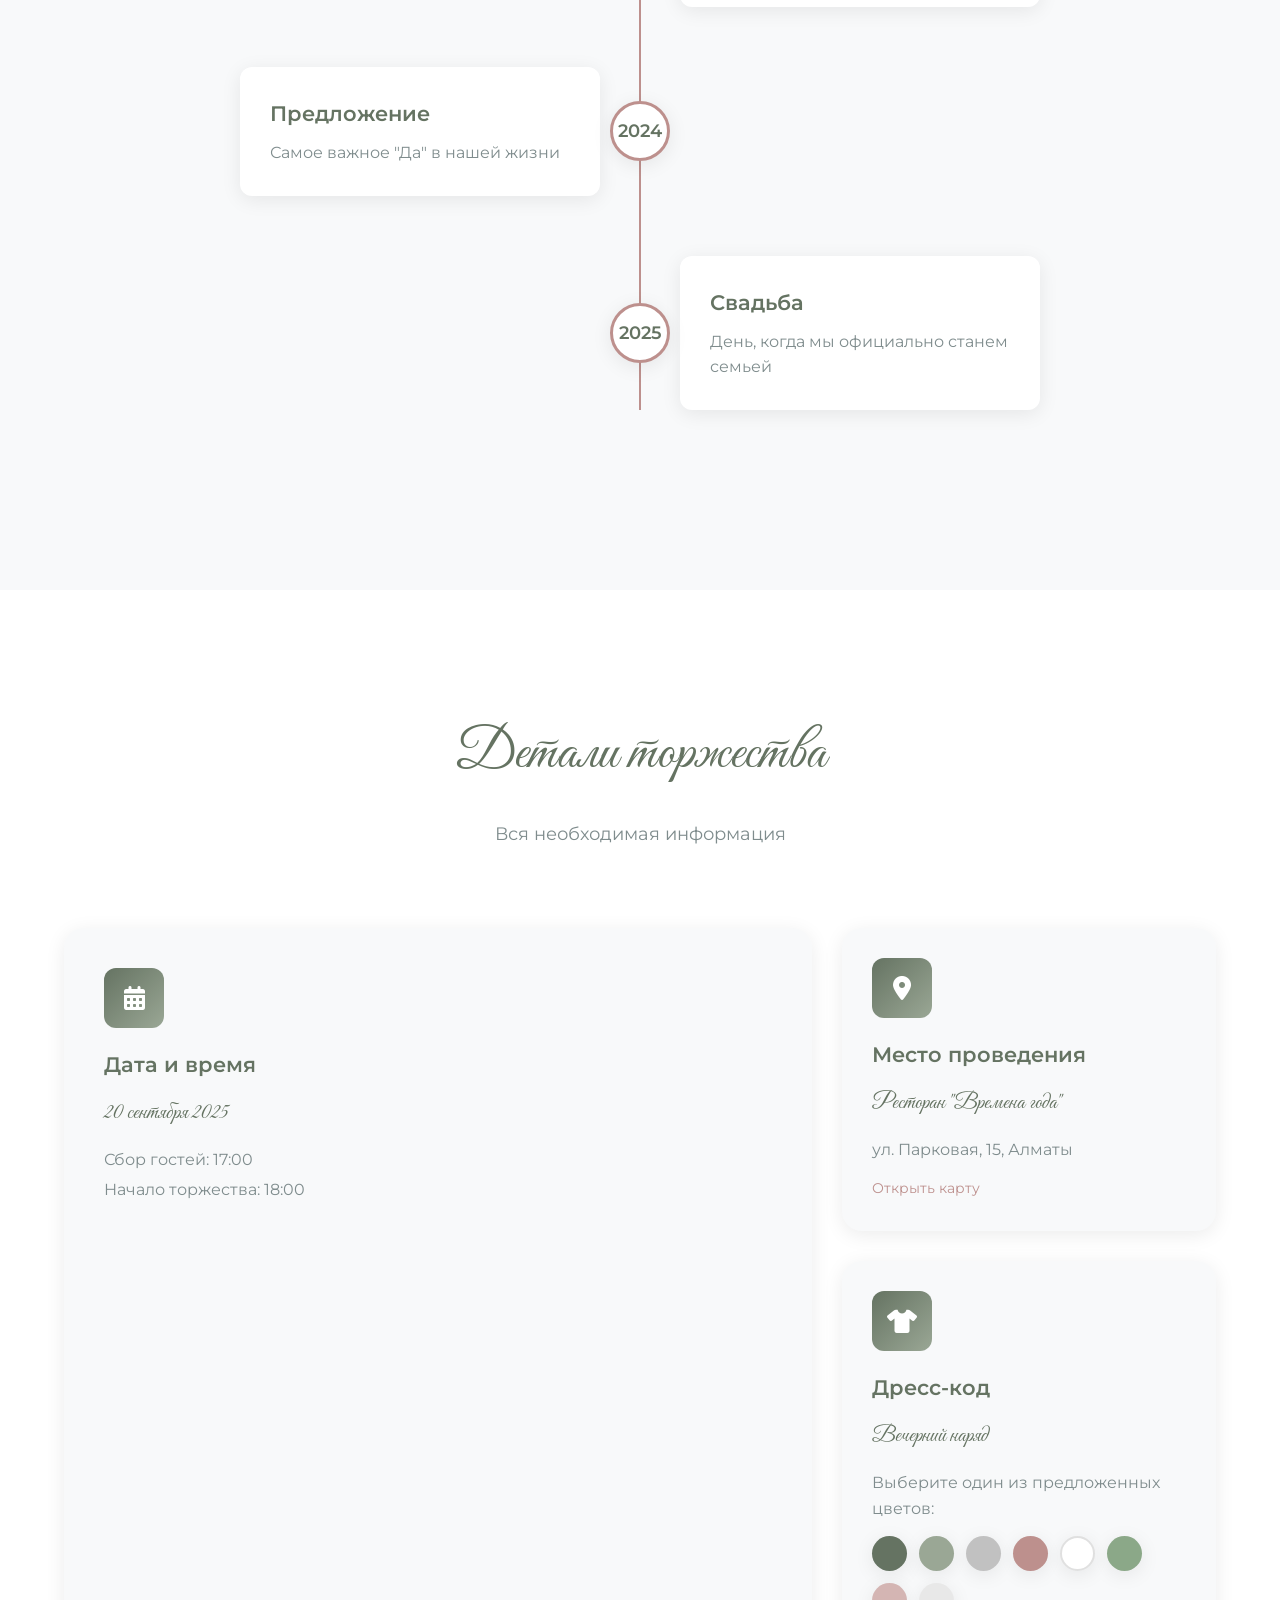
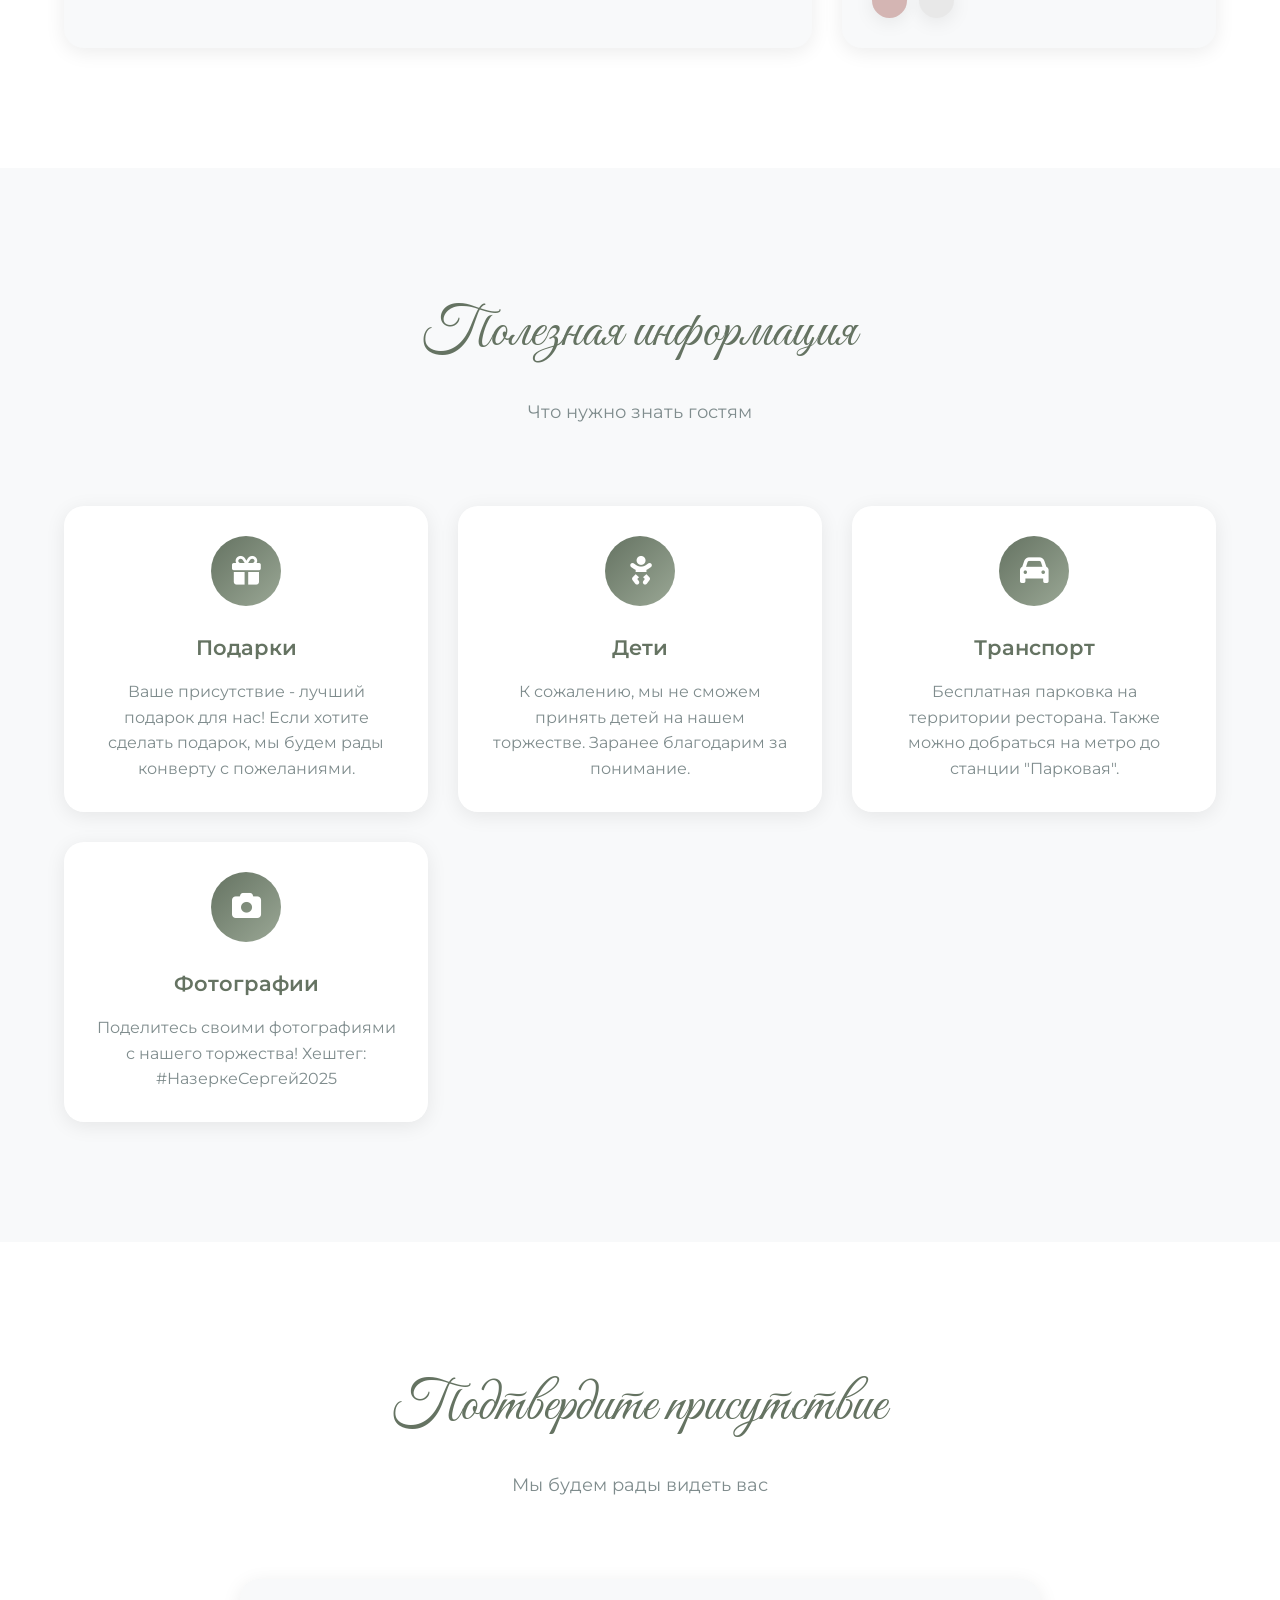
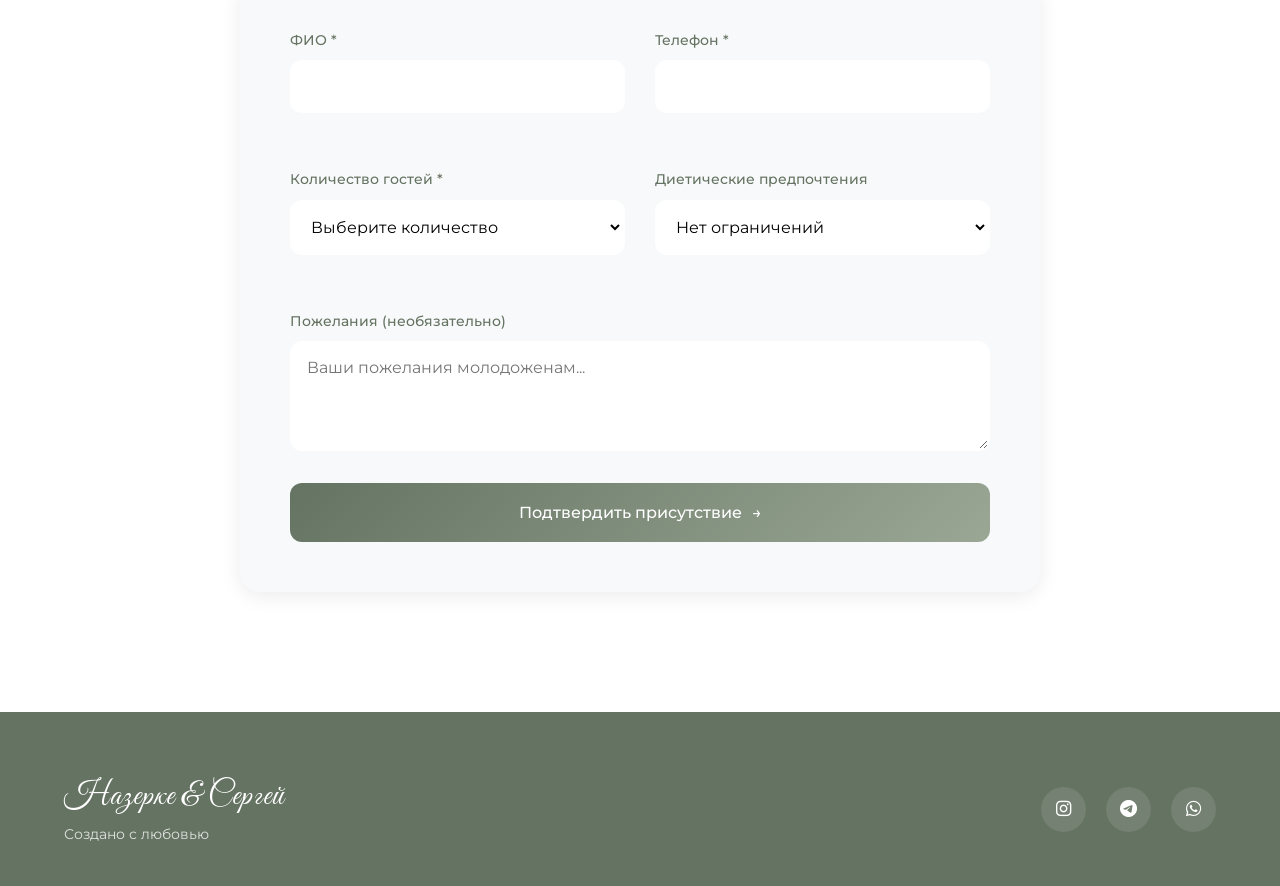
<file: index-v4.html>
<!DOCTYPE html>
<html lang="ru">
<head>
    <meta charset="UTF-8">
    <meta name="viewport" content="width=device-width, initial-scale=1.0">
    <title>Назерке & Сергей - Свадьба 2025</title>
    <link rel="stylesheet" href="styles-v4.css">
    <link href="https://fonts.googleapis.com/css2?family=Great+Vibes&family=Montserrat:wght@300;400;500;600&display=swap" rel="stylesheet">
    <link rel="stylesheet" href="https://cdnjs.cloudflare.com/ajax/libs/font-awesome/6.0.0/css/all.min.css">
</head>
<body>
    <!-- Шапка с навигацией -->
    <header class="header">
        <div class="header-container">
            <div class="header-brand">
                <span class="brand-text">Назерке & Сергей</span>
            </div>
            <nav class="header-nav">
                <a href="#home" class="nav-link active">Главная</a>
                <a href="#story" class="nav-link">История</a>
                <a href="#details" class="nav-link">Детали</a>
                <a href="#rsvp" class="nav-link">RSVP</a>
            </nav>
        </div>
    </header>

    <!-- Главная секция -->
    <section id="home" class="hero">
        <div class="hero-background">
            <div class="bg-layer layer-1"></div>
            <div class="bg-layer layer-2"></div>
            <div class="bg-layer layer-3"></div>
        </div>
        
        <div class="hero-content">
            <div class="hero-center">
                <div class="date-badge">
                    <span class="date-number">20</span>
                    <span class="date-month">СЕНТЯБРЯ</span>
                    <span class="date-year">2025</span>
                </div>
                
                <h1 class="hero-title">
                    <span class="name-line">Назерке</span>
                    <div class="title-divider">
                        <span class="divider-line"></span>
                        <span class="divider-symbol">♥</span>
                        <span class="divider-line"></span>
                    </div>
                    <span class="name-line">Сергей</span>
                </h1>
                
                <p class="hero-subtitle">Приглашаем вас на наше торжество</p>
                
                <div class="hero-stats">
                    <div class="stat-item">
                        <div class="stat-number" data-target="18">0</div>
                        <div class="stat-label">часов</div>
                    </div>
                    <div class="stat-separator">:</div>
                    <div class="stat-item">
                        <div class="stat-number" data-target="00">0</div>
                        <div class="stat-label">минут</div>
                    </div>
                </div>
                
                <div class="scroll-hint">
                    <div class="scroll-arrow"></div>
                    <span>Прокрутите вниз</span>
                </div>
            </div>
            
            <div class="hero-visual">
                <div class="floating-card card-1">
                    <i class="fas fa-heart"></i>
                    <span>Любовь</span>
                </div>
                <div class="floating-card card-2">
                    <i class="fas fa-ring"></i>
                    <span>Свадьба</span>
                </div>
                <div class="floating-card card-3">
                    <i class="fas fa-champagne-glasses"></i>
                    <span>Праздник</span>
                </div>
            </div>
        </div>
    </section>

    <!-- История -->
    <section id="story" class="story-section">
        <div class="section-container">
            <div class="section-intro">
                <h2 class="section-title">Наша история</h2>
                <p class="section-subtitle">Путь к любви и счастью</p>
            </div>
            
            <div class="timeline">
                <div class="timeline-item">
                    <div class="timeline-marker">2020</div>
                    <div class="timeline-content">
                        <h3>Первая встреча</h3>
                        <p>Случайная встреча, которая изменила наши жизни навсегда</p>
                    </div>
                </div>
                
                <div class="timeline-item">
                    <div class="timeline-marker">2023</div>
                    <div class="timeline-content">
                        <h3>Первый шаг</h3>
                        <p>Решили начать совместный путь и строить будущее вместе</p>
                    </div>
                </div>
                
                <div class="timeline-item">
                    <div class="timeline-marker">2024</div>
                    <div class="timeline-content">
                        <h3>Предложение</h3>
                        <p>Самое важное "Да" в нашей жизни</p>
                    </div>
                </div>
                
                <div class="timeline-item">
                    <div class="timeline-marker">2025</div>
                    <div class="timeline-content">
                        <h3>Свадьба</h3>
                        <p>День, когда мы официально станем семьей</p>
                    </div>
                </div>
            </div>
        </div>
    </section>

    <!-- Детали -->
    <section id="details" class="details-section">
        <div class="section-container">
            <div class="section-intro">
                <h2 class="section-title">Детали торжества</h2>
                <p class="section-subtitle">Вся необходимая информация</p>
            </div>
            
            <div class="details-grid">
                <div class="detail-card main-card">
                    <div class="card-icon">
                        <i class="fas fa-calendar-alt"></i>
                    </div>
                    <div class="card-content">
                        <h3>Дата и время</h3>
                        <div class="main-info">20 сентября 2025</div>
                        <div class="time-info">
                            <p>Сбор гостей: 17:00</p>
                            <p>Начало торжества: 18:00</p>
                        </div>
                    </div>
                </div>
                
                <div class="detail-card">
                    <div class="card-icon">
                        <i class="fas fa-map-marker-alt"></i>
                    </div>
                    <div class="card-content">
                        <h3>Место проведения</h3>
                        <div class="main-info">Ресторан "Времена года"</div>
                        <p>ул. Парковая, 15, Алматы</p>
                        <a href="https://maps.google.com" target="_blank" class="map-link">
                            Открыть карту
                        </a>
                    </div>
                </div>
                
                <div class="detail-card">
                    <div class="card-icon">
                        <i class="fas fa-tshirt"></i>
                    </div>
                    <div class="card-content">
                        <h3>Дресс-код</h3>
                        <div class="main-info">Вечерний наряд</div>
                        <p>Выберите один из предложенных цветов:</p>
                        <div class="dress-code-colors">
                            <div class="color-circle" style="background-color: #657362;" title="Основной зеленый"></div>
                            <div class="color-circle" style="background-color: #9aa795;" title="Светло-зеленый"></div>
                            <div class="color-circle" style="background-color: #c1c1c1;" title="Серый"></div>
                            <div class="color-circle" style="background-color: #bd908d;" title="Розовый"></div>
                            <div class="color-circle" style="background-color: #ffffff; border: 2px solid #e0e0e0;" title="Белый"></div>
                            <div class="color-circle" style="background-color: #8ba888;" title="Темно-зеленый"></div>
                            <div class="color-circle" style="background-color: #d4b5b3;" title="Светло-розовый"></div>
                            <div class="color-circle" style="background-color: #e8e8e8;" title="Светло-серый"></div>
                        </div>
                    </div>
                </div>
            </div>
        </div>
    </section>

    <!-- Информация -->
    <section class="info-section">
        <div class="section-container">
            <div class="section-intro">
                <h2 class="section-title">Полезная информация</h2>
                <p class="section-subtitle">Что нужно знать гостям</p>
            </div>
            
            <div class="info-cards">
                <div class="info-card">
                    <div class="info-icon">
                        <i class="fas fa-gift"></i>
                    </div>
                    <h3>Подарки</h3>
                    <p>Ваше присутствие - лучший подарок для нас! Если хотите сделать подарок, мы будем рады конверту с пожеланиями.</p>
                </div>
                
                <div class="info-card">
                    <div class="info-icon">
                        <i class="fas fa-baby"></i>
                    </div>
                    <h3>Дети</h3>
                    <p>К сожалению, мы не сможем принять детей на нашем торжестве. Заранее благодарим за понимание.</p>
                </div>
                
                <div class="info-card">
                    <div class="info-icon">
                        <i class="fas fa-car"></i>
                    </div>
                    <h3>Транспорт</h3>
                    <p>Бесплатная парковка на территории ресторана. Также можно добраться на метро до станции "Парковая".</p>
                </div>
                
                <div class="info-card">
                    <div class="info-icon">
                        <i class="fas fa-camera"></i>
                    </div>
                    <h3>Фотографии</h3>
                    <p>Поделитесь своими фотографиями с нашего торжества! Хештег: #НазеркеСергей2025</p>
                </div>
            </div>
        </div>
    </section>

    <!-- RSVP -->
    <section id="rsvp" class="rsvp-section">
        <div class="section-container">
            <div class="section-intro">
                <h2 class="section-title">Подтвердите присутствие</h2>
                <p class="section-subtitle">Мы будем рады видеть вас</p>
            </div>
            
            <div class="rsvp-form-container">
                <form class="rsvp-form" id="rsvpForm">
                    <div class="form-row">
                        <div class="form-group">
                            <label for="fullName">ФИО *</label>
                            <input type="text" id="fullName" name="fullName" required>
                        </div>
                        <div class="form-group">
                            <label for="phone">Телефон *</label>
                            <input type="tel" id="phone" name="phone" required>
                        </div>
                    </div>
                    
                    <div class="form-row">
                        <div class="form-group">
                            <label for="guests">Количество гостей *</label>
                            <select id="guests" name="guests" required>
                                <option value="">Выберите количество</option>
                                <option value="1">1</option>
                                <option value="2">2</option>
                                <option value="3">3</option>
                                <option value="4">4</option>
                            </select>
                        </div>
                        <div class="form-group">
                            <label for="dietary">Диетические предпочтения</label>
                            <select id="dietary" name="dietary">
                                <option value="">Нет ограничений</option>
                                <option value="vegetarian">Вегетарианское</option>
                                <option value="vegan">Веганское</option>
                                <option value="gluten-free">Без глютена</option>
                            </select>
                        </div>
                    </div>
                    
                    <div class="form-group full-width">
                        <label for="message">Пожелания (необязательно)</label>
                        <textarea id="message" name="message" rows="4" placeholder="Ваши пожелания молодоженам..."></textarea>
                    </div>
                    
                    <button type="submit" class="submit-button">
                        <span class="button-text">Подтвердить присутствие</span>
                        <span class="button-icon">→</span>
                    </button>
                </form>
            </div>
        </div>
    </section>

    <!-- Футер -->
    <footer class="footer">
        <div class="footer-content">
            <div class="footer-brand">
                <span class="brand-text">Назерке & Сергей</span>
                <p>Создано с любовью</p>
            </div>
            <div class="footer-social">
                <a href="#" class="social-link"><i class="fab fa-instagram"></i></a>
                <a href="#" class="social-link"><i class="fab fa-telegram"></i></a>
                <a href="#" class="social-link"><i class="fab fa-whatsapp"></i></a>
            </div>
        </div>
    </footer>

    <script src="script-v4.js"></script>
</body>
</html>
</file>
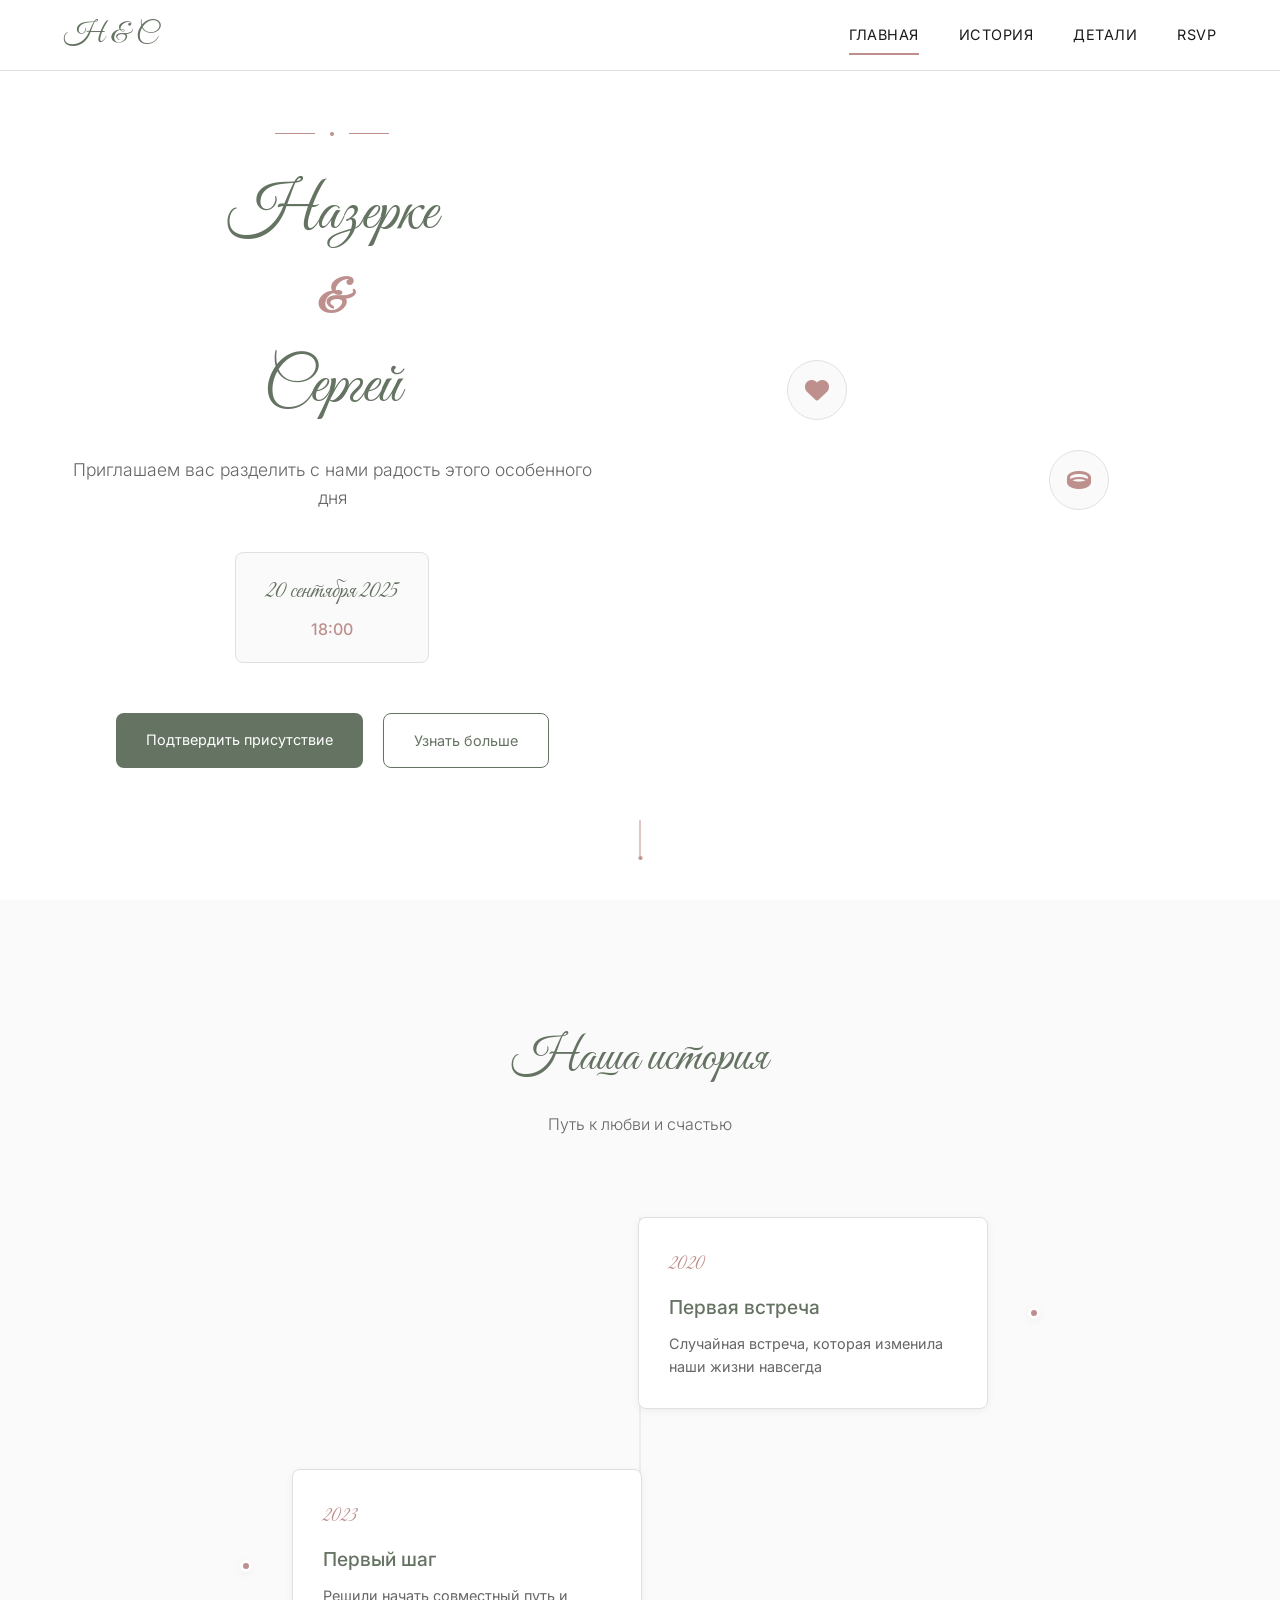
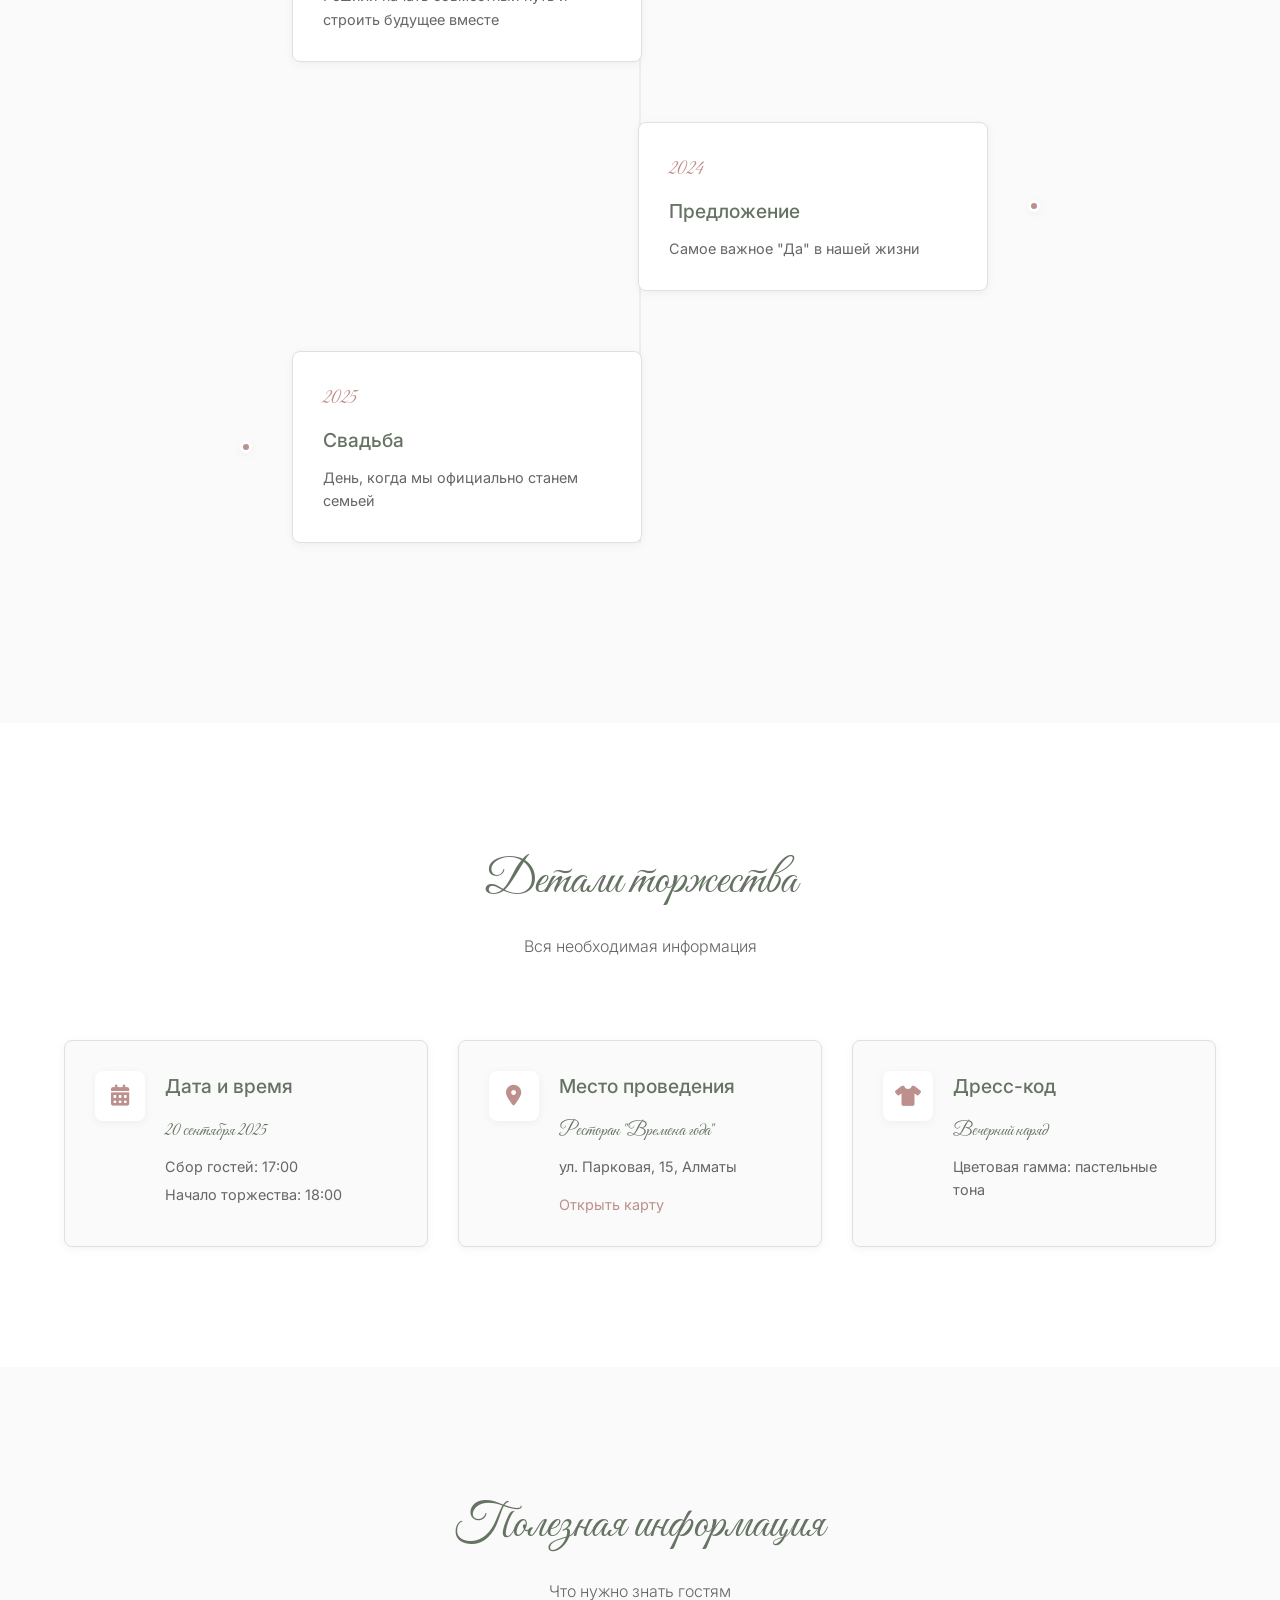
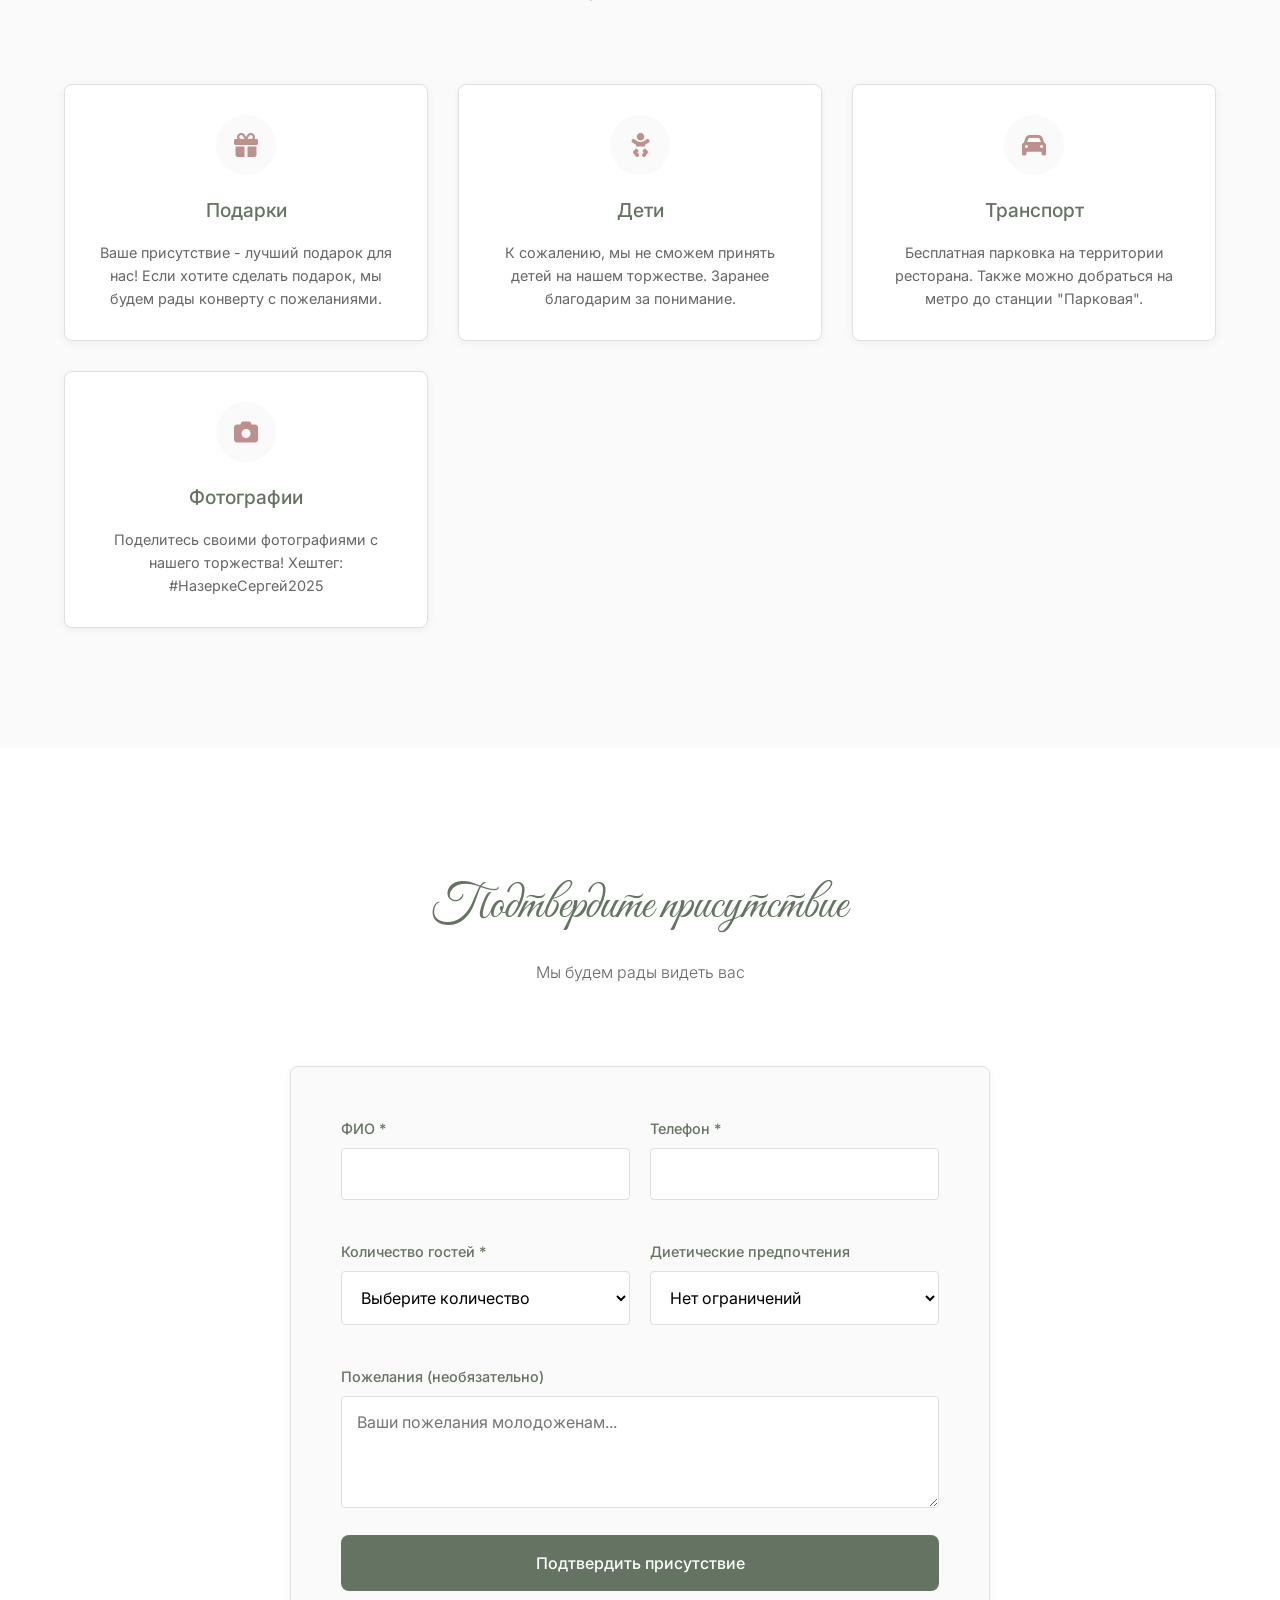
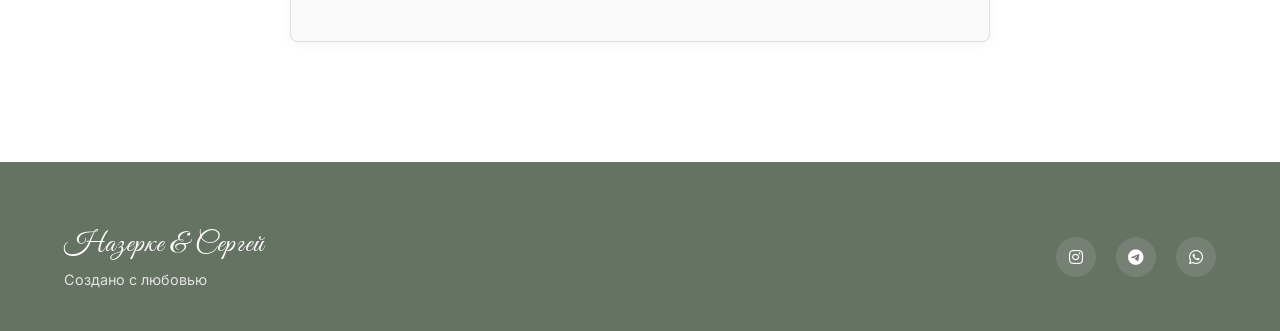
<file: index-v6.html>
<!DOCTYPE html>
<html lang="ru">
<head>
    <meta charset="UTF-8">
    <meta name="viewport" content="width=device-width, initial-scale=1.0">
    <title>Назерке & Сергей - Свадьба 2025</title>
    <link rel="stylesheet" href="styles-v6.css">
    <link href="https://fonts.googleapis.com/css2?family=Great+Vibes&family=Inter:wght@300;400;500;600&display=swap" rel="stylesheet">
    <link rel="stylesheet" href="https://cdnjs.cloudflare.com/ajax/libs/font-awesome/6.0.0/css/all.min.css">
</head>
<body>
    <!-- Минималистичный фон -->
    <div class="minimal-background">
        <div class="background-line line-1"></div>
        <div class="background-line line-2"></div>
        <div class="background-line line-3"></div>
    </div>

    <!-- Навигация -->
    <nav class="navbar">
        <div class="nav-container">
            <div class="nav-brand">
                <span class="brand-text">Н & С</span>
            </div>
            <div class="nav-menu">
                <a href="#home" class="nav-link active">Главная</a>
                <a href="#story" class="nav-link">История</a>
                <a href="#details" class="nav-link">Детали</a>
                <a href="#rsvp" class="nav-link">RSVP</a>
            </div>
            <div class="nav-toggle">
                <span></span>
                <span></span>
                <span></span>
            </div>
        </div>
    </nav>

    <!-- Главная секция -->
    <section id="home" class="hero">
        <div class="hero-container">
            <div class="hero-content">
                <div class="hero-text">
                    <div class="hero-divider">
                        <div class="divider-line"></div>
                        <div class="divider-dot"></div>
                        <div class="divider-line"></div>
                    </div>
                    <h1 class="hero-title">
                        <span class="title-main">Назерке</span>
                        <span class="title-ampersand">&</span>
                        <span class="title-main">Сергей</span>
                    </h1>
                    <div class="hero-subtitle">
                        <p>Приглашаем вас разделить с нами радость этого особенного дня</p>
                    </div>
                    <div class="hero-date">
                        <div class="date-info">
                            <div class="date-main">20 сентября 2025</div>
                            <div class="date-time">18:00</div>
                        </div>
                    </div>
                    <div class="hero-actions">
                        <a href="#rsvp" class="btn btn-primary">Подтвердить присутствие</a>
                        <a href="#details" class="btn btn-secondary">Узнать больше</a>
                    </div>
                </div>
                <div class="hero-visual">
                    <div class="minimal-element element-1">
                        <i class="fas fa-heart"></i>
                    </div>
                    <div class="minimal-element element-2">
                        <i class="fas fa-ring"></i>
                    </div>
                </div>
            </div>
        </div>
        <div class="scroll-indicator">
            <div class="scroll-line"></div>
        </div>
    </section>

    <!-- История -->
    <section id="story" class="story-section">
        <div class="container">
            <div class="section-header">
                <h2 class="section-title">Наша история</h2>
                <p class="section-subtitle">Путь к любви и счастью</p>
            </div>
            <div class="story-timeline">
                <div class="timeline-item">
                    <div class="timeline-marker">
                        <div class="marker-dot"></div>
                    </div>
                    <div class="timeline-content">
                        <div class="timeline-date">2020</div>
                        <h3>Первая встреча</h3>
                        <p>Случайная встреча, которая изменила наши жизни навсегда</p>
                    </div>
                </div>
                <div class="timeline-item">
                    <div class="timeline-marker">
                        <div class="marker-dot"></div>
                    </div>
                    <div class="timeline-content">
                        <div class="timeline-date">2023</div>
                        <h3>Первый шаг</h3>
                        <p>Решили начать совместный путь и строить будущее вместе</p>
                    </div>
                </div>
                <div class="timeline-item">
                    <div class="timeline-marker">
                        <div class="marker-dot"></div>
                    </div>
                    <div class="timeline-content">
                        <div class="timeline-date">2024</div>
                        <h3>Предложение</h3>
                        <p>Самое важное "Да" в нашей жизни</p>
                    </div>
                </div>
                <div class="timeline-item">
                    <div class="timeline-marker">
                        <div class="marker-dot"></div>
                    </div>
                    <div class="timeline-content">
                        <div class="timeline-date">2025</div>
                        <h3>Свадьба</h3>
                        <p>День, когда мы официально станем семьей</p>
                    </div>
                </div>
            </div>
        </div>
    </section>

    <!-- Детали -->
    <section id="details" class="details-section">
        <div class="container">
            <div class="section-header">
                <h2 class="section-title">Детали торжества</h2>
                <p class="section-subtitle">Вся необходимая информация</p>
            </div>
            <div class="details-grid">
                <div class="detail-card">
                    <div class="card-icon">
                        <i class="fas fa-calendar-alt"></i>
                    </div>
                    <div class="card-content">
                        <h3>Дата и время</h3>
                        <div class="detail-info">
                            <p class="detail-main">20 сентября 2025</p>
                            <p class="detail-sub">Сбор гостей: 17:00</p>
                            <p class="detail-sub">Начало торжества: 18:00</p>
                        </div>
                    </div>
                </div>
                <div class="detail-card">
                    <div class="card-icon">
                        <i class="fas fa-map-marker-alt"></i>
                    </div>
                    <div class="card-content">
                        <h3>Место проведения</h3>
                        <div class="detail-info">
                            <p class="detail-main">Ресторан "Времена года"</p>
                            <p class="detail-sub">ул. Парковая, 15, Алматы</p>
                            <a href="https://maps.google.com" target="_blank" class="detail-link">
                                Открыть карту
                            </a>
                        </div>
                    </div>
                </div>
                <div class="detail-card">
                    <div class="card-icon">
                        <i class="fas fa-tshirt"></i>
                    </div>
                    <div class="card-content">
                        <h3>Дресс-код</h3>
                        <div class="detail-info">
                            <p class="detail-main">Вечерний наряд</p>
                            <p class="detail-sub">Цветовая гамма: пастельные тона</p>
                        </div>
                    </div>
                </div>
            </div>
        </div>
    </section>

    <!-- Информация -->
    <section class="info-section">
        <div class="container">
            <div class="section-header">
                <h2 class="section-title">Полезная информация</h2>
                <p class="section-subtitle">Что нужно знать гостям</p>
            </div>
            <div class="info-grid">
                <div class="info-card">
                    <div class="info-icon">
                        <i class="fas fa-gift"></i>
                    </div>
                    <h3>Подарки</h3>
                    <p>Ваше присутствие - лучший подарок для нас! Если хотите сделать подарок, мы будем рады конверту с пожеланиями.</p>
                </div>
                <div class="info-card">
                    <div class="info-icon">
                        <i class="fas fa-baby"></i>
                    </div>
                    <h3>Дети</h3>
                    <p>К сожалению, мы не сможем принять детей на нашем торжестве. Заранее благодарим за понимание.</p>
                </div>
                <div class="info-card">
                    <div class="info-icon">
                        <i class="fas fa-car"></i>
                    </div>
                    <h3>Транспорт</h3>
                    <p>Бесплатная парковка на территории ресторана. Также можно добраться на метро до станции "Парковая".</p>
                </div>
                <div class="info-card">
                    <div class="info-icon">
                        <i class="fas fa-camera"></i>
                    </div>
                    <h3>Фотографии</h3>
                    <p>Поделитесь своими фотографиями с нашего торжества! Хештег: #НазеркеСергей2025</p>
                </div>
            </div>
        </div>
    </section>

    <!-- RSVP -->
    <section id="rsvp" class="rsvp-section">
        <div class="container">
            <div class="section-header">
                <h2 class="section-title">Подтвердите присутствие</h2>
                <p class="section-subtitle">Мы будем рады видеть вас</p>
            </div>
            <div class="rsvp-container">
                <form class="rsvp-form" id="rsvpForm">
                    <div class="form-grid">
                        <div class="form-group">
                            <label for="fullName">ФИО *</label>
                            <input type="text" id="fullName" name="fullName" required>
                        </div>
                        <div class="form-group">
                            <label for="phone">Телефон *</label>
                            <input type="tel" id="phone" name="phone" required>
                        </div>
                        <div class="form-group">
                            <label for="guests">Количество гостей *</label>
                            <select id="guests" name="guests" required>
                                <option value="">Выберите количество</option>
                                <option value="1">1</option>
                                <option value="2">2</option>
                                <option value="3">3</option>
                                <option value="4">4</option>
                            </select>
                        </div>
                        <div class="form-group">
                            <label for="dietary">Диетические предпочтения</label>
                            <select id="dietary" name="dietary">
                                <option value="">Нет ограничений</option>
                                <option value="vegetarian">Вегетарианское</option>
                                <option value="vegan">Веганское</option>
                                <option value="gluten-free">Без глютена</option>
                            </select>
                        </div>
                    </div>
                    <div class="form-group">
                        <label for="message">Пожелания (необязательно)</label>
                        <textarea id="message" name="message" rows="4" placeholder="Ваши пожелания молодоженам..."></textarea>
                    </div>
                    <button type="submit" class="submit-btn">
                        Подтвердить присутствие
                    </button>
                </form>
            </div>
        </div>
    </section>

    <!-- Футер -->
    <footer class="footer">
        <div class="container">
            <div class="footer-content">
                <div class="footer-brand">
                    <span class="brand-text">Назерке & Сергей</span>
                    <p>Создано с любовью</p>
                </div>
                <div class="footer-social">
                    <a href="#" class="social-link"><i class="fab fa-instagram"></i></a>
                    <a href="#" class="social-link"><i class="fab fa-telegram"></i></a>
                    <a href="#" class="social-link"><i class="fab fa-whatsapp"></i></a>
                </div>
            </div>
        </div>
    </footer>

    <script src="script-v6.js"></script>
</body>
</html>
</file>
<file: styles.css>
/* Основные стили */
* {
    margin: 0;
    padding: 0;
    box-sizing: border-box;
}

body {
    font-family: 'Montserrat', sans-serif;
    line-height: 1.6;
    color: #333;
    overflow-x: hidden;
}

/* Цветовая палитра */
:root {
    --primary-green: #657362;
    --light-green: #9aa795;
    --dark-green: #8ba888;
    --pink: #bd908d;
    --light-pink: #d4b5b3;
    --gray: #c1c1c1;
    --light-gray: #e8e8e8;
    --white: #ffffff;
    --black: #333333;
    --shadow: rgba(0, 0, 0, 0.1);
}

/* Шапка */
.header {
    position: fixed;
    top: 0;
    left: 0;
    right: 0;
    background: rgba(255, 255, 255, 0.95);
    backdrop-filter: blur(10px);
    z-index: 1000;
    padding: 1rem 0;
    box-shadow: 0 2px 20px rgba(0, 0, 0, 0.1);
    transition: all 0.3s ease;
}

.header-container {
    max-width: 1200px;
    margin: 0 auto;
    padding: 0 2rem;
    display: flex;
    justify-content: space-between;
    align-items: center;
}

.header-brand .brand-text {
    font-family: 'Great Vibes', cursive;
    font-size: 1.8rem;
    color: var(--primary-green);
    font-weight: 400;
}

.header-nav {
    display: flex;
    gap: 2rem;
}

.nav-link {
    text-decoration: none;
    color: var(--black);
    font-weight: 500;
    font-size: 0.9rem;
    transition: all 0.3s ease;
    position: relative;
}

.nav-link:hover,
.nav-link.active {
    color: var(--primary-green);
}

.nav-link::after {
    content: '';
    position: absolute;
    bottom: -5px;
    left: 0;
    width: 0;
    height: 2px;
    background: var(--primary-green);
    transition: width 0.3s ease;
}

.nav-link:hover::after,
.nav-link.active::after {
    width: 100%;
}

/* Главная секция */
.hero {
    min-height: 100vh;
    position: relative;
    display: flex;
    align-items: center;
    justify-content: center;
    overflow: hidden;
    background: linear-gradient(135deg, var(--light-green) 0%, var(--light-pink) 100%);
}

.hero-background {
    position: absolute;
    top: 0;
    left: 0;
    right: 0;
    bottom: 0;
    z-index: 1;
}

.bg-layer {
    position: absolute;
    border-radius: 50%;
    background: rgba(255, 255, 255, 0.1);
    animation: float 6s ease-in-out infinite;
}

.layer-1 {
    width: 300px;
    height: 300px;
    top: 10%;
    left: 10%;
    animation-delay: 0s;
}

.layer-2 {
    width: 200px;
    height: 200px;
    top: 60%;
    right: 15%;
    animation-delay: 2s;
}

.layer-3 {
    width: 150px;
    height: 150px;
    bottom: 20%;
    left: 20%;
    animation-delay: 4s;
}

@keyframes float {
    0%, 100% { transform: translateY(0px) rotate(0deg); }
    50% { transform: translateY(-20px) rotate(180deg); }
}

.hero-content {
    position: relative;
    z-index: 2;
    text-align: center;
    max-width: 800px;
    padding: 0 2rem;
}

.hero-center {
    display: flex;
    flex-direction: column;
    align-items: center;
    gap: 3rem;
}

/* Обратный отсчет */
.countdown-section {
    background: rgba(255, 255, 255, 0.9);
    padding: 2rem 3rem;
    border-radius: 20px;
    box-shadow: 0 10px 30px rgba(0, 0, 0, 0.1);
    backdrop-filter: blur(10px);
    margin-bottom: 2rem;
}

.countdown-title {
    font-family: 'Great Vibes', cursive;
    font-size: 2rem;
    color: var(--primary-green);
    margin-bottom: 1.5rem;
}

.countdown-timer {
    display: flex;
    align-items: center;
    justify-content: center;
    gap: 1rem;
}

.countdown-item {
    text-align: center;
    min-width: 80px;
}

.countdown-number {
    font-size: 2.5rem;
    font-weight: 600;
    color: var(--primary-green);
    line-height: 1;
}

.countdown-label {
    font-size: 0.8rem;
    color: var(--gray);
    text-transform: uppercase;
    letter-spacing: 1px;
    margin-top: 0.5rem;
}

.countdown-separator {
    font-size: 2rem;
    font-weight: 600;
    color: var(--primary-green);
    margin-top: -1rem;
}

/* Дата */
.date-badge {
    background: var(--primary-green);
    color: white;
    padding: 1.5rem 2rem;
    border-radius: 15px;
    text-align: center;
    box-shadow: 0 8px 25px rgba(101, 115, 98, 0.3);
}

.date-number {
    display: block;
    font-size: 3rem;
    font-weight: 600;
    line-height: 1;
}

.date-month {
    display: block;
    font-size: 1rem;
    font-weight: 500;
    letter-spacing: 2px;
    margin-top: 0.5rem;
}

.date-year {
    display: block;
    font-size: 1.2rem;
    font-weight: 400;
    margin-top: 0.5rem;
}

/* Заголовок */
.hero-title {
    font-family: 'Great Vibes', cursive;
    font-size: 4rem;
    color: var(--white);
    text-shadow: 2px 2px 4px rgba(0, 0, 0, 0.3);
    margin: 2rem 0;
}

.name-line {
    display: block;
    line-height: 1.2;
}

.title-divider {
    display: flex;
    align-items: center;
    justify-content: center;
    gap: 1rem;
    margin: 1rem 0;
}

.divider-line {
    width: 60px;
    height: 2px;
    background: var(--white);
}

.divider-symbol {
    font-size: 1.5rem;
    color: var(--pink);
}

.hero-subtitle {
    font-size: 1.2rem;
    color: var(--white);
    font-weight: 300;
    margin-top: 1rem;
}

/* Скролл подсказка */
.scroll-hint {
    display: flex;
    flex-direction: column;
    align-items: center;
    gap: 0.5rem;
    color: var(--white);
    font-size: 0.9rem;
    margin-top: 3rem;
}

.scroll-arrow {
    width: 2px;
    height: 30px;
    background: var(--white);
    position: relative;
    animation: scroll-bounce 2s infinite;
}

.scroll-arrow::after {
    content: '';
    position: absolute;
    bottom: 0;
    left: -3px;
    width: 8px;
    height: 8px;
    border-right: 2px solid var(--white);
    border-bottom: 2px solid var(--white);
    transform: rotate(45deg);
}

@keyframes scroll-bounce {
    0%, 20%, 50%, 80%, 100% { transform: translateY(0); }
    40% { transform: translateY(-10px); }
    60% { transform: translateY(-5px); }
}

/* Общие стили секций */
.section-container {
    max-width: 1200px;
    margin: 0 auto;
    padding: 6rem 2rem;
}

.section-intro {
    text-align: center;
    margin-bottom: 4rem;
}

.section-title {
    font-family: 'Great Vibes', cursive;
    font-size: 3rem;
    color: var(--primary-green);
    margin-bottom: 1rem;
}

.section-subtitle {
    font-size: 1.1rem;
    color: var(--gray);
    font-weight: 300;
}

/* История */
.story-section {
    background: var(--white);
    position: relative;
}

.story-timeline {
    display: flex;
    flex-direction: column;
    gap: 3rem;
    max-width: 800px;
    margin: 0 auto;
}

.timeline-item {
    display: flex;
    align-items: center;
    gap: 2rem;
    padding: 2rem;
    background: rgba(255, 255, 255, 0.8);
    border-radius: 20px;
    box-shadow: 0 10px 30px rgba(0, 0, 0, 0.1);
    transition: transform 0.3s ease;
}

.timeline-item:hover {
    transform: translateY(-5px);
}

.timeline-marker {
    background: var(--primary-green);
    color: white;
    width: 80px;
    height: 80px;
    border-radius: 50%;
    display: flex;
    align-items: center;
    justify-content: center;
    font-weight: 600;
    font-size: 1.2rem;
    flex-shrink: 0;
}

.timeline-content h3 {
    font-size: 1.5rem;
    color: var(--primary-green);
    margin-bottom: 0.5rem;
}

.timeline-content p {
    color: var(--black);
    line-height: 1.6;
}

/* Детали */
.details-section {
    background: linear-gradient(135deg, var(--light-green) 0%, var(--light-pink) 100%);
    position: relative;
}

.details-grid {
    display: grid;
    grid-template-columns: 1fr;
    gap: 3rem;
    max-width: 900px;
    margin: 0 auto;
}

.detail-card {
    background: rgba(255, 255, 255, 0.95);
    border-radius: 25px;
    padding: 3rem;
    box-shadow: 0 15px 40px rgba(0, 0, 0, 0.1);
    backdrop-filter: blur(10px);
    transition: transform 0.3s ease;
}

.detail-card:hover {
    transform: translateY(-10px);
}

.large-card {
    min-height: 300px;
    display: flex;
    flex-direction: column;
    justify-content: center;
}

.card-icon {
    width: 80px;
    height: 80px;
    background: var(--primary-green);
    border-radius: 50%;
    display: flex;
    align-items: center;
    justify-content: center;
    margin-bottom: 2rem;
    align-self: center;
}

.card-icon i {
    font-size: 2rem;
    color: white;
}

.card-content h3 {
    font-size: 2rem;
    color: var(--primary-green);
    margin-bottom: 1rem;
    text-align: center;
}

.main-info {
    font-size: 1.5rem;
    font-weight: 600;
    color: var(--black);
    margin-bottom: 1rem;
    text-align: center;
}

.time-info p {
    text-align: center;
    margin-bottom: 0.5rem;
    color: var(--gray);
}

.map-link {
    display: inline-block;
    margin-top: 1rem;
    color: var(--primary-green);
    text-decoration: none;
    font-weight: 500;
    transition: color 0.3s ease;
}

.map-link:hover {
    color: var(--dark-green);
}

/* Дресс-код */
.dress-code-colors {
    display: flex;
    justify-content: center;
    gap: 1rem;
    margin-top: 1.5rem;
    flex-wrap: wrap;
}

.color-circle {
    width: 50px;
    height: 50px;
    border-radius: 50%;
    cursor: pointer;
    transition: transform 0.3s ease, box-shadow 0.3s ease;
    position: relative;
}

.color-circle:hover {
    transform: scale(1.2);
    box-shadow: 0 5px 15px rgba(0, 0, 0, 0.2);
}

.color-circle::after {
    content: attr(title);
    position: absolute;
    bottom: -30px;
    left: 50%;
    transform: translateX(-50%);
    background: rgba(0, 0, 0, 0.8);
    color: white;
    padding: 0.3rem 0.6rem;
    border-radius: 5px;
    font-size: 0.7rem;
    white-space: nowrap;
    opacity: 0;
    transition: opacity 0.3s ease;
    pointer-events: none;
}

.color-circle:hover::after {
    opacity: 1;
}

/* Информация */
.info-section {
    background: var(--white);
}

.info-cards {
    display: grid;
    grid-template-columns: 1fr;
    gap: 3rem;
    max-width: 900px;
    margin: 0 auto;
}

.info-card {
    background: rgba(255, 255, 255, 0.9);
    border-radius: 25px;
    padding: 3rem;
    box-shadow: 0 15px 40px rgba(0, 0, 0, 0.1);
    text-align: center;
    transition: transform 0.3s ease;
    border: 2px solid transparent;
}

.info-card:hover {
    transform: translateY(-10px);
    border-color: var(--primary-green);
}

.info-icon {
    width: 80px;
    height: 80px;
    background: var(--primary-green);
    border-radius: 50%;
    display: flex;
    align-items: center;
    justify-content: center;
    margin: 0 auto 2rem;
}

.info-icon i {
    font-size: 2rem;
    color: white;
}

.info-card h3 {
    font-size: 2rem;
    color: var(--primary-green);
    margin-bottom: 1.5rem;
}

.info-card p {
    font-size: 1.1rem;
    line-height: 1.8;
    color: var(--black);
}

/* RSVP */
.rsvp-section {
    background: linear-gradient(135deg, var(--light-pink) 0%, var(--light-green) 100%);
}

.rsvp-form-container {
    max-width: 800px;
    margin: 0 auto;
}

.rsvp-form {
    background: rgba(255, 255, 255, 0.95);
    padding: 3rem;
    border-radius: 25px;
    box-shadow: 0 15px 40px rgba(0, 0, 0, 0.1);
    backdrop-filter: blur(10px);
}

.form-row {
    display: grid;
    grid-template-columns: 1fr 1fr;
    gap: 2rem;
    margin-bottom: 2rem;
}

.form-group {
    display: flex;
    flex-direction: column;
}

.form-group.full-width {
    grid-column: 1 / -1;
}

.form-group label {
    font-weight: 600;
    color: var(--primary-green);
    margin-bottom: 0.5rem;
    font-size: 0.9rem;
}

.form-group input,
.form-group select,
.form-group textarea {
    padding: 1rem;
    border: 2px solid var(--light-gray);
    border-radius: 10px;
    font-size: 1rem;
    transition: border-color 0.3s ease;
    background: white;
}

.form-group input:focus,
.form-group select:focus,
.form-group textarea:focus {
    outline: none;
    border-color: var(--primary-green);
}

.submit-button {
    background: var(--primary-green);
    color: white;
    border: none;
    padding: 1.5rem 3rem;
    border-radius: 15px;
    font-size: 1.1rem;
    font-weight: 600;
    cursor: pointer;
    transition: all 0.3s ease;
    display: flex;
    align-items: center;
    justify-content: center;
    gap: 1rem;
    width: 100%;
    margin-top: 2rem;
}

.submit-button:hover {
    background: var(--dark-green);
    transform: translateY(-2px);
    box-shadow: 0 10px 25px rgba(101, 115, 98, 0.3);
}

.button-icon {
    transition: transform 0.3s ease;
}

.submit-button:hover .button-icon {
    transform: translateX(5px);
}

/* Футер */
.footer {
    background: var(--primary-green);
    color: white;
    padding: 3rem 0;
    text-align: center;
}

.footer-content {
    max-width: 1200px;
    margin: 0 auto;
    padding: 0 2rem;
    display: flex;
    justify-content: space-between;
    align-items: center;
}

.footer-brand .brand-text {
    font-family: 'Great Vibes', cursive;
    font-size: 2rem;
    margin-bottom: 0.5rem;
}

.footer-social {
    display: flex;
    gap: 1.5rem;
}

.social-link {
    width: 50px;
    height: 50px;
    background: rgba(255, 255, 255, 0.2);
    border-radius: 50%;
    display: flex;
    align-items: center;
    justify-content: center;
    color: white;
    text-decoration: none;
    transition: all 0.3s ease;
}

.social-link:hover {
    background: rgba(255, 255, 255, 0.3);
    transform: translateY(-3px);
}

/* Адаптивность */
@media (max-width: 768px) {
    .header-container {
        flex-direction: column;
        gap: 1rem;
    }
    
    .header-nav {
        gap: 1rem;
    }
    
    .hero-title {
        font-size: 2.5rem;
    }
    
    .countdown-timer {
        flex-wrap: wrap;
        gap: 0.5rem;
    }
    
    .countdown-item {
        min-width: 60px;
    }
    
    .countdown-number {
        font-size: 2rem;
    }
    
    .section-title {
        font-size: 2rem;
    }
    
    .timeline-item {
        flex-direction: column;
        text-align: center;
    }
    
    .form-row {
        grid-template-columns: 1fr;
    }
    
    .footer-content {
        flex-direction: column;
        gap: 2rem;
    }
    
    .details-grid,
    .info-cards {
        grid-template-columns: 1fr;
    }
    
    .detail-card,
    .info-card {
        padding: 2rem;
    }
}
</file>
<file: styles-v2.css>
/* Основные переменные */
:root {
    --color-primary: #657362;
    --color-secondary: #9aa795;
    --color-accent: #c1c1c1;
    --color-accent-2: #bd908d;
    --color-white: #ffffff;
    --color-light: #f8f9fa;
    --color-dark: #2c3e50;
    --color-text: #333333;
    --color-text-light: #666666;
    --shadow-light: 0 2px 20px rgba(0, 0, 0, 0.08);
    --shadow-medium: 0 4px 30px rgba(0, 0, 0, 0.12);
    --border-radius: 16px;
    --transition: all 0.3s cubic-bezier(0.4, 0, 0.2, 1);
}

/* Сброс стилей */
* {
    margin: 0;
    padding: 0;
    box-sizing: border-box;
}

html {
    scroll-behavior: smooth;
}

body {
    font-family: 'Inter', sans-serif;
    line-height: 1.6;
    color: var(--color-text);
    background: var(--color-white);
    overflow-x: hidden;
}

.container {
    max-width: 1200px;
    margin: 0 auto;
    padding: 0 24px;
}

/* Навигация */
.navbar {
    position: fixed;
    top: 0;
    left: 0;
    right: 0;
    z-index: 1000;
    background: rgba(255, 255, 255, 0.95);
    backdrop-filter: blur(20px);
    border-bottom: 1px solid rgba(255, 255, 255, 0.2);
    transition: var(--transition);
}

.nav-container {
    max-width: 1200px;
    margin: 0 auto;
    padding: 0 24px;
    display: flex;
    justify-content: space-between;
    align-items: center;
    height: 80px;
}

.nav-logo {
    font-family: 'Cormorant Garamond', serif;
    font-size: 1.5rem;
    font-weight: 600;
    color: var(--color-primary);
    letter-spacing: 2px;
}

.nav-links {
    display: flex;
    gap: 40px;
}

.nav-link {
    text-decoration: none;
    color: var(--color-text);
    font-weight: 400;
    font-size: 0.9rem;
    letter-spacing: 1px;
    text-transform: uppercase;
    transition: var(--transition);
    position: relative;
}

.nav-link::after {
    content: '';
    position: absolute;
    bottom: -5px;
    left: 0;
    width: 0;
    height: 2px;
    background: var(--color-accent-2);
    transition: var(--transition);
}

.nav-link:hover::after {
    width: 100%;
}

/* Главная секция */
.hero {
    position: relative;
    height: 100vh;
    display: flex;
    align-items: center;
    justify-content: center;
    background: linear-gradient(135deg, var(--color-light) 0%, var(--color-white) 100%);
    overflow: hidden;
}

.hero-background {
    position: absolute;
    top: 0;
    left: 0;
    width: 100%;
    height: 100%;
    z-index: 1;
}

.floating-elements {
    position: absolute;
    width: 100%;
    height: 100%;
}

.floating-element {
    position: absolute;
    border-radius: 50%;
    background: linear-gradient(45deg, var(--color-accent-2), var(--color-secondary));
    opacity: 0.1;
    animation: float 20s infinite linear;
}

.fe-1 {
    width: 200px;
    height: 200px;
    top: 10%;
    left: 10%;
    animation-delay: 0s;
}

.fe-2 {
    width: 150px;
    height: 150px;
    top: 60%;
    right: 15%;
    animation-delay: -5s;
}

.fe-3 {
    width: 100px;
    height: 100px;
    bottom: 20%;
    left: 20%;
    animation-delay: -10s;
}

.fe-4 {
    width: 120px;
    height: 120px;
    top: 30%;
    right: 30%;
    animation-delay: -15s;
}

@keyframes float {
    0%, 100% {
        transform: translateY(0px) rotate(0deg);
    }
    25% {
        transform: translateY(-20px) rotate(90deg);
    }
    50% {
        transform: translateY(-10px) rotate(180deg);
    }
    75% {
        transform: translateY(-30px) rotate(270deg);
    }
}

.hero-content {
    position: relative;
    z-index: 2;
    text-align: center;
    max-width: 800px;
    padding: 0 24px;
}

.hero-title {
    font-family: 'Cormorant Garamond', serif;
    font-size: 4.5rem;
    font-weight: 300;
    margin-bottom: 30px;
    line-height: 1.2;
}

.hero-title .name {
    display: block;
    color: var(--color-primary);
    margin: 10px 0;
    opacity: 0;
    animation: fadeInUp 1s ease-out forwards;
}

.hero-title .name:nth-child(3) {
    animation-delay: 0.3s;
}

.hero-title .and {
    font-size: 2rem;
    color: var(--color-accent-2);
    font-weight: 400;
    opacity: 0;
    animation: fadeInUp 1s ease-out 0.6s forwards;
}

.hero-date {
    font-family: 'Cormorant Garamond', serif;
    font-size: 1.5rem;
    color: var(--color-text-light);
    margin-bottom: 20px;
    opacity: 0;
    animation: fadeInUp 1s ease-out 0.9s forwards;
}

.hero-subtitle {
    font-size: 1.1rem;
    color: var(--color-text-light);
    margin-bottom: 40px;
    opacity: 0;
    animation: fadeInUp 1s ease-out 1.2s forwards;
}

.cta-button {
    display: inline-flex;
    align-items: center;
    gap: 10px;
    padding: 16px 32px;
    background: var(--color-primary);
    color: var(--color-white);
    text-decoration: none;
    border-radius: 50px;
    font-weight: 500;
    letter-spacing: 1px;
    transition: var(--transition);
    opacity: 0;
    animation: fadeInUp 1s ease-out 1.5s forwards;
}

.cta-button:hover {
    background: var(--color-secondary);
    transform: translateY(-2px);
    box-shadow: var(--shadow-medium);
}

@keyframes fadeInUp {
    from {
        opacity: 0;
        transform: translateY(30px);
    }
    to {
        opacity: 1;
        transform: translateY(0);
    }
}

.scroll-indicator {
    position: absolute;
    bottom: 40px;
    left: 50%;
    transform: translateX(-50%);
    z-index: 2;
}

.scroll-arrow {
    width: 2px;
    height: 30px;
    background: var(--color-accent-2);
    position: relative;
    animation: scrollBounce 2s infinite;
}

.scroll-arrow::after {
    content: '';
    position: absolute;
    bottom: 0;
    left: -3px;
    width: 8px;
    height: 8px;
    border-right: 2px solid var(--color-accent-2);
    border-bottom: 2px solid var(--color-accent-2);
    transform: rotate(45deg);
}

@keyframes scrollBounce {
    0%, 100% {
        transform: translateY(0);
    }
    50% {
        transform: translateY(10px);
    }
}

/* Секции */
.section-title {
    font-family: 'Cormorant Garamond', serif;
    font-size: 3rem;
    font-weight: 400;
    text-align: center;
    color: var(--color-primary);
    margin-bottom: 60px;
    position: relative;
}

.section-title::after {
    content: '';
    position: absolute;
    bottom: -15px;
    left: 50%;
    transform: translateX(-50%);
    width: 60px;
    height: 2px;
    background: var(--color-accent-2);
}

/* История */
.story-section {
    padding: 120px 0;
    background: var(--color-light);
}

.story-timeline {
    max-width: 800px;
    margin: 0 auto;
    position: relative;
}

.story-timeline::before {
    content: '';
    position: absolute;
    left: 50%;
    top: 0;
    bottom: 0;
    width: 2px;
    background: var(--color-accent-2);
    transform: translateX(-50%);
}

.timeline-item {
    display: flex;
    align-items: center;
    margin-bottom: 60px;
    opacity: 0;
    transform: translateY(30px);
    transition: var(--transition);
}

.timeline-item:nth-child(odd) {
    flex-direction: row-reverse;
}

.timeline-item.visible {
    opacity: 1;
    transform: translateY(0);
}

.timeline-date {
    font-family: 'Cormorant Garamond', serif;
    font-size: 1.5rem;
    font-weight: 600;
    color: var(--color-accent-2);
    min-width: 100px;
    text-align: center;
}

.timeline-content {
    background: var(--color-white);
    padding: 30px;
    border-radius: var(--border-radius);
    box-shadow: var(--shadow-light);
    margin: 0 40px;
    flex: 1;
    max-width: 300px;
}

.timeline-content h3 {
    font-family: 'Cormorant Garamond', serif;
    font-size: 1.3rem;
    color: var(--color-primary);
    margin-bottom: 10px;
}

.timeline-content p {
    color: var(--color-text-light);
    font-size: 0.9rem;
}

/* Детали */
.details-section {
    padding: 120px 0;
    background: var(--color-white);
}

.details-grid {
    display: grid;
    grid-template-columns: repeat(auto-fit, minmax(350px, 1fr));
    gap: 40px;
}

.detail-card {
    background: var(--color-light);
    padding: 40px 30px;
    border-radius: var(--border-radius);
    text-align: center;
    transition: var(--transition);
    position: relative;
    overflow: hidden;
}

.detail-card::before {
    content: '';
    position: absolute;
    top: 0;
    left: 0;
    right: 0;
    height: 4px;
    background: linear-gradient(90deg, var(--color-accent-2), var(--color-secondary));
    transform: scaleX(0);
    transition: var(--transition);
}

.detail-card:hover::before {
    transform: scaleX(1);
}

.detail-card:hover {
    transform: translateY(-5px);
    box-shadow: var(--shadow-medium);
}

.detail-icon {
    width: 80px;
    height: 80px;
    background: var(--color-white);
    border-radius: 50%;
    display: flex;
    align-items: center;
    justify-content: center;
    margin: 0 auto 20px;
    box-shadow: var(--shadow-light);
}

.detail-icon i {
    font-size: 2rem;
    color: var(--color-accent-2);
}

.detail-card h3 {
    font-family: 'Cormorant Garamond', serif;
    font-size: 1.5rem;
    color: var(--color-primary);
    margin-bottom: 15px;
}

.detail-main {
    font-size: 1.1rem;
    color: var(--color-text);
    margin-bottom: 8px;
    font-weight: 500;
}

.detail-sub {
    font-size: 0.9rem;
    color: var(--color-text-light);
    margin-bottom: 5px;
}

.detail-link {
    display: inline-flex;
    align-items: center;
    gap: 8px;
    color: var(--color-accent-2);
    text-decoration: none;
    font-size: 0.9rem;
    margin-top: 15px;
    transition: var(--transition);
}

.detail-link:hover {
    color: var(--color-primary);
}

/* Информация */
.info-section {
    padding: 120px 0;
    background: var(--color-light);
}

.info-grid {
    display: grid;
    grid-template-columns: repeat(auto-fit, minmax(280px, 1fr));
    gap: 30px;
}

.info-card {
    background: var(--color-white);
    padding: 30px;
    border-radius: var(--border-radius);
    box-shadow: var(--shadow-light);
    transition: var(--transition);
}

.info-card:hover {
    transform: translateY(-3px);
    box-shadow: var(--shadow-medium);
}

.info-header {
    display: flex;
    align-items: center;
    gap: 15px;
    margin-bottom: 20px;
}

.info-header i {
    font-size: 1.5rem;
    color: var(--color-accent-2);
}

.info-header h3 {
    font-family: 'Cormorant Garamond', serif;
    font-size: 1.3rem;
    color: var(--color-primary);
}

.info-card p {
    color: var(--color-text-light);
    line-height: 1.6;
}

/* RSVP */
.rsvp-section {
    padding: 120px 0;
    background: var(--color-white);
}

.rsvp-form-container {
    max-width: 700px;
    margin: 0 auto;
}

.rsvp-form {
    background: var(--color-light);
    padding: 50px;
    border-radius: var(--border-radius);
    box-shadow: var(--shadow-light);
}

.form-row {
    display: grid;
    grid-template-columns: 1fr 1fr;
    gap: 20px;
    margin-bottom: 20px;
}

.form-group {
    margin-bottom: 20px;
}

.form-group label {
    display: block;
    margin-bottom: 8px;
    font-weight: 500;
    color: var(--color-primary);
    font-size: 0.9rem;
}

.form-group input,
.form-group select,
.form-group textarea {
    width: 100%;
    padding: 15px;
    border: 2px solid transparent;
    border-radius: 12px;
    font-size: 1rem;
    font-family: 'Inter', sans-serif;
    background: var(--color-white);
    transition: var(--transition);
}

.form-group input:focus,
.form-group select:focus,
.form-group textarea:focus {
    outline: none;
    border-color: var(--color-accent-2);
    box-shadow: 0 0 0 3px rgba(189, 144, 141, 0.1);
}

.submit-button {
    width: 100%;
    padding: 18px;
    background: var(--color-primary);
    color: var(--color-white);
    border: none;
    border-radius: 12px;
    font-size: 1rem;
    font-weight: 500;
    cursor: pointer;
    transition: var(--transition);
    display: flex;
    align-items: center;
    justify-content: center;
    gap: 10px;
}

.submit-button:hover {
    background: var(--color-secondary);
    transform: translateY(-2px);
    box-shadow: var(--shadow-medium);
}

/* Футер */
.footer {
    background: var(--color-primary);
    color: var(--color-white);
    padding: 40px 0;
}

.footer-content {
    display: flex;
    justify-content: space-between;
    align-items: center;
}

.footer-text p {
    margin-bottom: 5px;
    font-size: 0.9rem;
}

.footer-social {
    display: flex;
    gap: 20px;
}

.social-link {
    width: 40px;
    height: 40px;
    background: rgba(255, 255, 255, 0.1);
    border-radius: 50%;
    display: flex;
    align-items: center;
    justify-content: center;
    color: var(--color-white);
    text-decoration: none;
    transition: var(--transition);
}

.social-link:hover {
    background: var(--color-accent-2);
    transform: translateY(-2px);
}

/* Адаптивность */
@media (max-width: 768px) {
    .nav-links {
        display: none;
    }
    
    .hero-title {
        font-size: 3rem;
    }
    
    .section-title {
        font-size: 2.5rem;
    }
    
    .story-timeline::before {
        left: 20px;
    }
    
    .timeline-item {
        flex-direction: column !important;
        align-items: flex-start;
        margin-left: 40px;
    }
    
    .timeline-date {
        margin-bottom: 15px;
    }
    
    .timeline-content {
        margin: 0;
        max-width: none;
    }
    
    .form-row {
        grid-template-columns: 1fr;
    }
    
    .footer-content {
        flex-direction: column;
        gap: 20px;
        text-align: center;
    }
}

@media (max-width: 480px) {
    .hero-title {
        font-size: 2.5rem;
    }
    
    .rsvp-form {
        padding: 30px 20px;
    }
    
    .details-grid,
    .info-grid {
        grid-template-columns: 1fr;
    }
}
</file>
<file: styles-v3.css>
/* Основные переменные для винтажного стиля */
:root {
    --color-primary: #657362;
    --color-secondary: #9aa795;
    --color-accent: #c1c1c1;
    --color-accent-2: #bd908d;
    --color-gold: #d4af37;
    --color-cream: #f5f5dc;
    --color-ivory: #fffff0;
    --color-rose: #f4c2c2;
    --color-text: #2c1810;
    --color-text-light: #5d4037;
    --shadow-vintage: 0 4px 20px rgba(44, 24, 16, 0.15);
    --shadow-ornate: 0 8px 30px rgba(44, 24, 16, 0.2);
    --border-radius-vintage: 8px;
    --transition-vintage: all 0.4s cubic-bezier(0.25, 0.46, 0.45, 0.94);
}

/* Сброс стилей */
* {
    margin: 0;
    padding: 0;
    box-sizing: border-box;
}

html {
    scroll-behavior: smooth;
}

body {
    font-family: 'Crimson Text', serif;
    line-height: 1.7;
    color: var(--color-text);
    background: var(--color-ivory);
    overflow-x: hidden;
    position: relative;
}

.container {
    max-width: 1200px;
    margin: 0 auto;
    padding: 0 24px;
}

/* Декоративные элементы фона */
.background-pattern {
    position: fixed;
    top: 0;
    left: 0;
    width: 100%;
    height: 100%;
    background-image: 
        radial-gradient(circle at 20% 80%, rgba(189, 144, 141, 0.1) 0%, transparent 50%),
        radial-gradient(circle at 80% 20%, rgba(154, 167, 149, 0.1) 0%, transparent 50%),
        radial-gradient(circle at 40% 40%, rgba(101, 115, 98, 0.05) 0%, transparent 50%);
    z-index: -2;
    pointer-events: none;
}

.floating-hearts {
    position: fixed;
    top: 0;
    left: 0;
    width: 100%;
    height: 100%;
    z-index: -1;
    pointer-events: none;
}

.heart {
    position: absolute;
    width: 20px;
    height: 20px;
    background: var(--color-rose);
    transform: rotate(45deg);
    opacity: 0.3;
    animation: floatHeart 15s infinite linear;
}

.heart::before,
.heart::after {
    content: '';
    position: absolute;
    width: 20px;
    height: 20px;
    background: var(--color-rose);
    border-radius: 50%;
}

.heart::before {
    top: -10px;
    left: 0;
}

.heart::after {
    top: 0;
    left: -10px;
}

.heart-1 {
    top: 10%;
    left: 10%;
    animation-delay: 0s;
    animation-duration: 20s;
}

.heart-2 {
    top: 20%;
    right: 15%;
    animation-delay: -5s;
    animation-duration: 18s;
}

.heart-3 {
    bottom: 30%;
    left: 20%;
    animation-delay: -10s;
    animation-duration: 22s;
}

.heart-4 {
    top: 60%;
    right: 25%;
    animation-delay: -15s;
    animation-duration: 16s;
}

.heart-5 {
    bottom: 20%;
    right: 10%;
    animation-delay: -8s;
    animation-duration: 19s;
}

@keyframes floatHeart {
    0%, 100% {
        transform: rotate(45deg) translateY(0px) scale(1);
        opacity: 0.3;
    }
    25% {
        transform: rotate(45deg) translateY(-20px) scale(1.1);
        opacity: 0.5;
    }
    50% {
        transform: rotate(45deg) translateY(-10px) scale(0.9);
        opacity: 0.4;
    }
    75% {
        transform: rotate(45deg) translateY(-30px) scale(1.2);
        opacity: 0.6;
    }
}

/* Главная секция */
.hero-section {
    position: relative;
    height: 100vh;
    display: flex;
    align-items: center;
    justify-content: center;
    background: linear-gradient(135deg, var(--color-cream) 0%, var(--color-ivory) 100%);
    overflow: hidden;
}

.hero-container {
    text-align: center;
    z-index: 2;
    position: relative;
}

.ornate-frame {
    background: var(--color-ivory);
    border: 3px solid var(--color-gold);
    border-radius: var(--border-radius-vintage);
    padding: 60px 40px;
    box-shadow: var(--shadow-ornate);
    position: relative;
    max-width: 600px;
    margin: 0 auto;
}

.ornate-frame::before {
    content: '';
    position: absolute;
    top: -10px;
    left: -10px;
    right: -10px;
    bottom: -10px;
    border: 1px solid var(--color-accent-2);
    border-radius: calc(var(--border-radius-vintage) + 5px);
    z-index: -1;
}

.main-title {
    font-family: 'Great Vibes', cursive;
    font-size: 4rem;
    color: var(--color-primary);
    margin-bottom: 30px;
    line-height: 1.2;
}

.title-line {
    display: block;
    margin: 10px 0;
    opacity: 0;
    animation: fadeInUp 1.5s ease-out forwards;
}

.title-line:nth-child(3) {
    animation-delay: 0.3s;
}

.title-separator {
    font-size: 2.5rem;
    color: var(--color-gold);
    font-weight: 400;
    opacity: 0;
    animation: fadeInUp 1.5s ease-out 0.6s forwards;
}

.wedding-date {
    margin: 30px 0;
    opacity: 0;
    animation: fadeInUp 1.5s ease-out 0.9s forwards;
}

.date-day {
    font-family: 'Great Vibes', cursive;
    font-size: 3rem;
    color: var(--color-accent-2);
    display: block;
}

.date-month {
    font-family: 'Crimson Text', serif;
    font-size: 1.5rem;
    color: var(--color-text-light);
    display: block;
    margin: 5px 0;
}

.date-year {
    font-family: 'Crimson Text', serif;
    font-size: 1.2rem;
    color: var(--color-text-light);
    display: block;
}

.hero-subtitle {
    font-size: 1.1rem;
    color: var(--color-text-light);
    margin: 20px 0;
    opacity: 0;
    animation: fadeInUp 1.5s ease-out 1.2s forwards;
}

.ornate-divider {
    display: flex;
    align-items: center;
    justify-content: center;
    margin: 30px 0;
    opacity: 0;
    animation: fadeInUp 1.5s ease-out 1.5s forwards;
}

.divider-line {
    width: 60px;
    height: 2px;
    background: var(--color-gold);
    margin: 0 15px;
}

.divider-icon {
    color: var(--color-rose);
    font-size: 1.2rem;
    animation: pulse 2s infinite;
}

@keyframes pulse {
    0%, 100% {
        transform: scale(1);
    }
    50% {
        transform: scale(1.2);
    }
}

@keyframes fadeInUp {
    from {
        opacity: 0;
        transform: translateY(30px);
    }
    to {
        opacity: 1;
        transform: translateY(0);
    }
}

.scroll-hint {
    position: absolute;
    bottom: 40px;
    left: 50%;
    transform: translateX(-50%);
    text-align: center;
    color: var(--color-text-light);
    font-size: 0.9rem;
    opacity: 0;
    animation: fadeInUp 1.5s ease-out 1.8s forwards;
}

.scroll-arrow {
    width: 2px;
    height: 30px;
    background: var(--color-gold);
    margin: 10px auto 0;
    position: relative;
    animation: scrollBounce 2s infinite;
}

.scroll-arrow::after {
    content: '';
    position: absolute;
    bottom: 0;
    left: -3px;
    width: 8px;
    height: 8px;
    border-right: 2px solid var(--color-gold);
    border-bottom: 2px solid var(--color-gold);
    transform: rotate(45deg);
}

@keyframes scrollBounce {
    0%, 100% {
        transform: translateY(0);
    }
    50% {
        transform: translateY(10px);
    }
}

/* Секции */
.section-title {
    font-family: 'Great Vibes', cursive;
    font-size: 3rem;
    text-align: center;
    color: var(--color-primary);
    margin-bottom: 60px;
    position: relative;
}

.section-title::after {
    content: '';
    position: absolute;
    bottom: -15px;
    left: 50%;
    transform: translateX(-50%);
    width: 80px;
    height: 3px;
    background: var(--color-gold);
}

/* Приглашение */
.invitation-section {
    padding: 100px 0;
    background: var(--color-cream);
}

.invitation-card {
    background: var(--color-ivory);
    border: 2px solid var(--color-gold);
    border-radius: var(--border-radius-vintage);
    box-shadow: var(--shadow-vintage);
    max-width: 800px;
    margin: 0 auto;
    overflow: hidden;
}

.card-header {
    background: var(--color-primary);
    color: var(--color-ivory);
    padding: 30px;
    text-align: center;
}

.ornate-border {
    position: relative;
}

.ornate-border::before {
    content: '';
    position: absolute;
    top: -10px;
    left: -10px;
    right: -10px;
    bottom: -10px;
    border: 1px solid var(--color-gold);
    border-radius: calc(var(--border-radius-vintage) + 5px);
}

.card-header h2 {
    font-family: 'Great Vibes', cursive;
    font-size: 2.5rem;
    margin: 0;
}

.card-content {
    padding: 50px;
}

.invitation-text {
    font-size: 1.1rem;
    color: var(--color-text);
    margin-bottom: 20px;
    line-height: 1.8;
    text-align: justify;
}

.signature {
    text-align: right;
    margin-top: 40px;
    font-style: italic;
}

.signature span {
    display: block;
    color: var(--color-text-light);
    font-size: 0.9rem;
}

.couple-names {
    font-family: 'Great Vibes', cursive;
    font-size: 1.5rem;
    color: var(--color-primary);
    margin-top: 10px;
}

/* Детали */
.details-section {
    padding: 100px 0;
    background: var(--color-ivory);
}

.details-grid {
    display: grid;
    grid-template-columns: repeat(auto-fit, minmax(350px, 1fr));
    gap: 40px;
}

.detail-item {
    background: var(--color-cream);
    border: 2px solid var(--color-accent-2);
    border-radius: var(--border-radius-vintage);
    padding: 30px;
    display: flex;
    align-items: flex-start;
    gap: 20px;
    transition: var(--transition-vintage);
    position: relative;
    overflow: hidden;
}

.detail-item::before {
    content: '';
    position: absolute;
    top: 0;
    left: 0;
    right: 0;
    height: 4px;
    background: var(--color-gold);
    transform: scaleX(0);
    transition: var(--transition-vintage);
}

.detail-item:hover::before {
    transform: scaleX(1);
}

.detail-item:hover {
    transform: translateY(-5px);
    box-shadow: var(--shadow-ornate);
}

.detail-icon {
    width: 60px;
    height: 60px;
    background: var(--color-primary);
    border-radius: 50%;
    display: flex;
    align-items: center;
    justify-content: center;
    flex-shrink: 0;
    border: 3px solid var(--color-gold);
}

.detail-icon i {
    font-size: 1.5rem;
    color: var(--color-ivory);
}

.detail-content h3 {
    font-family: 'Great Vibes', cursive;
    font-size: 1.5rem;
    color: var(--color-primary);
    margin-bottom: 10px;
}

.detail-main {
    font-size: 1.1rem;
    color: var(--color-text);
    margin-bottom: 5px;
    font-weight: 600;
}

.detail-sub {
    font-size: 0.9rem;
    color: var(--color-text-light);
    margin-bottom: 3px;
}

.map-link {
    display: inline-flex;
    align-items: center;
    gap: 8px;
    color: var(--color-accent-2);
    text-decoration: none;
    font-size: 0.9rem;
    margin-top: 10px;
    transition: var(--transition-vintage);
}

.map-link:hover {
    color: var(--color-primary);
}

/* Информация */
.info-section {
    padding: 100px 0;
    background: var(--color-cream);
}

.info-grid {
    display: grid;
    grid-template-columns: repeat(auto-fit, minmax(280px, 1fr));
    gap: 30px;
}

.info-item {
    background: var(--color-ivory);
    border: 2px solid var(--color-accent);
    border-radius: var(--border-radius-vintage);
    padding: 30px;
    transition: var(--transition-vintage);
    position: relative;
}

.info-item::after {
    content: '';
    position: absolute;
    top: 10px;
    right: 10px;
    width: 20px;
    height: 20px;
    background: var(--color-rose);
    border-radius: 50%;
    opacity: 0.3;
}

.info-item:hover {
    transform: translateY(-3px);
    box-shadow: var(--shadow-vintage);
    border-color: var(--color-gold);
}

.info-header {
    display: flex;
    align-items: center;
    gap: 15px;
    margin-bottom: 20px;
}

.info-header i {
    font-size: 1.5rem;
    color: var(--color-accent-2);
}

.info-header h3 {
    font-family: 'Great Vibes', cursive;
    font-size: 1.3rem;
    color: var(--color-primary);
}

.info-item p {
    color: var(--color-text);
    line-height: 1.6;
}

/* RSVP */
.rsvp-section {
    padding: 100px 0;
    background: var(--color-ivory);
}

.rsvp-card {
    background: var(--color-cream);
    border: 2px solid var(--color-gold);
    border-radius: var(--border-radius-vintage);
    box-shadow: var(--shadow-vintage);
    max-width: 700px;
    margin: 0 auto;
    overflow: hidden;
}

.rsvp-card .card-header {
    background: var(--color-primary);
    color: var(--color-ivory);
    padding: 30px;
    text-align: center;
}

.rsvp-card .card-header h2 {
    font-family: 'Great Vibes', cursive;
    font-size: 2.5rem;
    margin-bottom: 20px;
}

.rsvp-form {
    padding: 50px;
}

.form-row {
    display: grid;
    grid-template-columns: 1fr 1fr;
    gap: 20px;
    margin-bottom: 20px;
}

.form-group {
    margin-bottom: 20px;
}

.form-group label {
    display: block;
    margin-bottom: 8px;
    font-weight: 600;
    color: var(--color-primary);
    font-size: 0.9rem;
}

.form-group input,
.form-group select,
.form-group textarea {
    width: 100%;
    padding: 12px 15px;
    border: 2px solid var(--color-accent);
    border-radius: var(--border-radius-vintage);
    font-size: 1rem;
    font-family: 'Crimson Text', serif;
    background: var(--color-ivory);
    transition: var(--transition-vintage);
}

.form-group input:focus,
.form-group select:focus,
.form-group textarea:focus {
    outline: none;
    border-color: var(--color-gold);
    box-shadow: 0 0 0 3px rgba(212, 175, 55, 0.1);
}

.submit-btn {
    width: 100%;
    padding: 15px;
    background: var(--color-primary);
    color: var(--color-ivory);
    border: none;
    border-radius: var(--border-radius-vintage);
    font-size: 1rem;
    font-weight: 600;
    cursor: pointer;
    transition: var(--transition-vintage);
    display: flex;
    align-items: center;
    justify-content: center;
    gap: 10px;
    font-family: 'Crimson Text', serif;
}

.submit-btn:hover {
    background: var(--color-secondary);
    transform: translateY(-2px);
    box-shadow: var(--shadow-vintage);
}

/* Футер */
.footer {
    background: var(--color-primary);
    color: var(--color-ivory);
    padding: 40px 0;
}

.footer-content {
    text-align: center;
}

.footer-text p {
    margin-bottom: 5px;
    font-size: 0.9rem;
}

.footer-decoration {
    margin-top: 20px;
}

/* Адаптивность */
@media (max-width: 768px) {
    .main-title {
        font-size: 3rem;
    }
    
    .section-title {
        font-size: 2.5rem;
    }
    
    .ornate-frame {
        padding: 40px 20px;
        margin: 0 20px;
    }
    
    .details-grid {
        grid-template-columns: 1fr;
        gap: 30px;
    }
    
    .detail-item {
        flex-direction: column;
        text-align: center;
    }
    
    .form-row {
        grid-template-columns: 1fr;
    }
    
    .rsvp-form {
        padding: 30px 20px;
    }
    
    .card-content {
        padding: 30px 20px;
    }
}

@media (max-width: 480px) {
    .main-title {
        font-size: 2.5rem;
    }
    
    .hero-section {
        height: 90vh;
    }
    
    .invitation-section,
    .details-section,
    .info-section,
    .rsvp-section {
        padding: 80px 0;
    }
    
    .info-grid {
        grid-template-columns: 1fr;
    }
}
</file>
<file: styles-v4.css>
/* Основные переменные для минималистичного стиля */
:root {
    --color-primary: #657362;
    --color-secondary: #9aa795;
    --color-accent: #c1c1c1;
    --color-accent-2: #bd908d;
    --color-white: #ffffff;
    --color-light: #f8f9fa;
    --color-dark: #1a1a1a;
    --color-text: #2c3e50;
    --color-text-light: #7f8c8d;
    --color-gradient: linear-gradient(135deg, #657362, #9aa795);
    --shadow-soft: 0 4px 20px rgba(0, 0, 0, 0.08);
    --shadow-medium: 0 8px 30px rgba(0, 0, 0, 0.12);
    --shadow-strong: 0 12px 40px rgba(0, 0, 0, 0.15);
    --border-radius: 12px;
    --border-radius-large: 20px;
    --transition: all 0.4s cubic-bezier(0.4, 0, 0.2, 1);
    --font-handwriting: 'Great Vibes', cursive;
    --font-body: 'Montserrat', sans-serif;
}

/* Сброс стилей */
* {
    margin: 0;
    padding: 0;
    box-sizing: border-box;
}

html {
    scroll-behavior: smooth;
}

body {
    font-family: var(--font-body);
    line-height: 1.6;
    color: var(--color-text);
    background: var(--color-white);
    overflow-x: hidden;
}

.section-container {
    max-width: 1200px;
    margin: 0 auto;
    padding: 0 24px;
}

/* Шапка с навигацией */
.header {
    position: fixed;
    top: 0;
    left: 0;
    right: 0;
    z-index: 1000;
    background: rgba(255, 255, 255, 0.95);
    backdrop-filter: blur(20px);
    border-bottom: 1px solid rgba(101, 115, 98, 0.1);
    transition: var(--transition);
}

.header-container {
    max-width: 1200px;
    margin: 0 auto;
    padding: 0 24px;
    display: flex;
    justify-content: space-between;
    align-items: center;
    height: 80px;
}

.header-brand {
    position: relative;
}

.brand-text {
    font-family: var(--font-handwriting);
    font-size: 2rem;
    font-weight: 400;
    color: var(--color-primary);
    letter-spacing: 1px;
}

.header-nav {
    display: flex;
    gap: 40px;
}

.nav-link {
    text-decoration: none;
    color: var(--color-text);
    font-weight: 500;
    font-size: 0.9rem;
    letter-spacing: 0.5px;
    text-transform: uppercase;
    transition: var(--transition);
    position: relative;
    padding: 8px 0;
}

.nav-link::after {
    content: '';
    position: absolute;
    bottom: 0;
    left: 0;
    width: 0;
    height: 2px;
    background: var(--color-accent-2);
    transition: var(--transition);
}

.nav-link:hover::after,
.nav-link.active::after {
    width: 100%;
}

/* Главная секция */
.hero {
    position: relative;
    height: 100vh;
    display: flex;
    align-items: center;
    justify-content: center;
    overflow: hidden;
    padding-top: 80px; /* Учитываем высоту шапки */
}

.hero-background {
    position: absolute;
    top: 0;
    left: 0;
    width: 100%;
    height: 100%;
    z-index: -1;
}

.bg-layer {
    position: absolute;
    width: 100%;
    height: 100%;
}

.layer-1 {
    background: linear-gradient(45deg, rgba(101, 115, 98, 0.05), rgba(154, 167, 149, 0.05));
}

.layer-2 {
    background: radial-gradient(circle at 20% 80%, rgba(189, 144, 141, 0.1) 0%, transparent 50%);
}

.layer-3 {
    background: radial-gradient(circle at 80% 20%, rgba(193, 193, 193, 0.1) 0%, transparent 50%);
}

.hero-content {
    display: flex;
    align-items: center;
    justify-content: center;
    width: 100%;
    max-width: 1400px;
    padding: 0 50px;
    position: relative;
}

.hero-center {
    text-align: center;
    max-width: 800px;
}

.date-badge {
    display: inline-flex;
    flex-direction: column;
    align-items: center;
    background: var(--color-white);
    padding: 20px;
    border-radius: var(--border-radius);
    box-shadow: var(--shadow-soft);
    margin-bottom: 40px;
    transform: translateY(-30px);
    opacity: 0;
    animation: slideInUp 1s ease-out 0.3s forwards;
}

.date-number {
    font-size: 2.5rem;
    font-weight: 700;
    color: var(--color-primary);
    line-height: 1;
}

.date-month {
    font-size: 0.8rem;
    font-weight: 600;
    color: var(--color-accent-2);
    letter-spacing: 2px;
    margin: 5px 0;
}

.date-year {
    font-size: 1.2rem;
    font-weight: 500;
    color: var(--color-text-light);
}

.hero-title {
    margin-bottom: 30px;
}

.name-line {
    display: block;
    font-family: var(--font-handwriting);
    font-size: 4rem;
    font-weight: 400;
    color: var(--color-primary);
    line-height: 1.2;
    opacity: 0;
    animation: slideInUp 1s ease-out forwards;
}

.name-line:nth-child(1) {
    animation-delay: 0.5s;
}

.name-line:nth-child(4) {
    animation-delay: 1.1s;
}

.title-divider {
    display: flex;
    align-items: center;
    justify-content: center;
    margin: 15px 0;
    opacity: 0;
    animation: slideInUp 1s ease-out 0.8s forwards;
}

.divider-line {
    width: 60px;
    height: 2px;
    background: var(--color-accent-2);
}

.divider-symbol {
    font-size: 1.5rem;
    color: var(--color-accent-2);
    margin: 0 15px;
}

.hero-subtitle {
    font-size: 1.2rem;
    color: var(--color-text-light);
    margin-bottom: 40px;
    opacity: 0;
    animation: slideInUp 1s ease-out 1.4s forwards;
}

.hero-stats {
    display: flex;
    align-items: center;
    justify-content: center;
    gap: 15px;
    margin-bottom: 50px;
    opacity: 0;
    animation: slideInUp 1s ease-out 1.7s forwards;
}

.stat-item {
    text-align: center;
}

.stat-number {
    font-size: 2.5rem;
    font-weight: 600;
    color: var(--color-primary);
    line-height: 1;
}

.stat-label {
    font-size: 0.9rem;
    color: var(--color-text-light);
    text-transform: uppercase;
    letter-spacing: 1px;
}

.stat-separator {
    font-size: 2rem;
    color: var(--color-accent-2);
    font-weight: 300;
}

.scroll-hint {
    display: flex;
    align-items: center;
    justify-content: center;
    gap: 10px;
    color: var(--color-text-light);
    font-size: 0.9rem;
    opacity: 0;
    animation: slideInUp 1s ease-out 2s forwards;
}

.scroll-arrow {
    width: 20px;
    height: 20px;
    border-right: 2px solid var(--color-accent-2);
    border-bottom: 2px solid var(--color-accent-2);
    transform: rotate(45deg);
    animation: bounce 2s infinite;
}

@keyframes bounce {
    0%, 20%, 50%, 80%, 100% {
        transform: rotate(45deg) translateY(0);
    }
    40% {
        transform: rotate(45deg) translateY(-10px);
    }
    60% {
        transform: rotate(45deg) translateY(-5px);
    }
}

@keyframes slideInUp {
    from {
        opacity: 0;
        transform: translateY(30px);
    }
    to {
        opacity: 1;
        transform: translateY(0);
    }
}

/* Секции */
.section-intro {
    text-align: center;
    margin-bottom: 80px;
}

.section-title {
    font-family: var(--font-handwriting);
    font-size: 3.5rem;
    font-weight: 400;
    color: var(--color-primary);
    margin-bottom: 20px;
}

.section-subtitle {
    font-size: 1.1rem;
    color: var(--color-text-light);
    font-weight: 400;
}

/* История */
.story-section {
    padding: 120px 0;
    background: var(--color-light);
}

.timeline {
    position: relative;
    max-width: 800px;
    margin: 0 auto;
}

.timeline::before {
    content: '';
    position: absolute;
    left: 50%;
    top: 0;
    bottom: 0;
    width: 2px;
    background: var(--color-accent-2);
    transform: translateX(-50%);
}

.timeline-item {
    position: relative;
    margin-bottom: 60px;
    display: flex;
    align-items: center;
}

.timeline-item:nth-child(odd) {
    flex-direction: row;
}

.timeline-item:nth-child(even) {
    flex-direction: row-reverse;
}

.timeline-marker {
    position: absolute;
    left: 50%;
    top: 50%;
    transform: translate(-50%, -50%);
    width: 60px;
    height: 60px;
    background: var(--color-white);
    border: 3px solid var(--color-accent-2);
    border-radius: 50%;
    display: flex;
    align-items: center;
    justify-content: center;
    font-weight: 600;
    color: var(--color-primary);
    font-size: 1.1rem;
    z-index: 2;
    box-shadow: var(--shadow-soft);
}

.timeline-content {
    background: var(--color-white);
    padding: 30px;
    border-radius: var(--border-radius);
    box-shadow: var(--shadow-soft);
    width: 45%;
    transition: var(--transition);
}

.timeline-item:nth-child(odd) .timeline-content {
    margin-right: 55%;
}

.timeline-item:nth-child(even) .timeline-content {
    margin-left: 55%;
}

.timeline-content:hover {
    transform: translateY(-5px);
    box-shadow: var(--shadow-medium);
}

.timeline-content h3 {
    font-size: 1.3rem;
    color: var(--color-primary);
    margin-bottom: 10px;
    font-weight: 600;
}

.timeline-content p {
    color: var(--color-text-light);
    line-height: 1.6;
}

/* Детали */
.details-section {
    padding: 120px 0;
    background: var(--color-white);
}

.details-grid {
    display: grid;
    grid-template-columns: 2fr 1fr;
    gap: 30px;
}

.detail-card {
    background: var(--color-light);
    border-radius: var(--border-radius-large);
    padding: 30px;
    box-shadow: var(--shadow-soft);
    transition: var(--transition);
}

.detail-card.main-card {
    grid-row: span 2;
    padding: 40px;
}

.detail-card:hover {
    transform: translateY(-5px);
    box-shadow: var(--shadow-medium);
}

.card-icon {
    width: 60px;
    height: 60px;
    background: var(--color-gradient);
    border-radius: var(--border-radius);
    display: flex;
    align-items: center;
    justify-content: center;
    color: var(--color-white);
    font-size: 1.5rem;
    margin-bottom: 20px;
}

.card-content h3 {
    font-size: 1.3rem;
    color: var(--color-primary);
    margin-bottom: 15px;
    font-weight: 600;
}

.main-info {
    font-family: var(--font-handwriting);
    font-size: 1.4rem;
    color: var(--color-primary);
    margin-bottom: 15px;
}

.time-info p,
.card-content p {
    color: var(--color-text-light);
    margin-bottom: 5px;
}

.map-link {
    display: inline-block;
    color: var(--color-accent-2);
    text-decoration: none;
    font-size: 0.9rem;
    margin-top: 10px;
    transition: var(--transition);
}

.map-link:hover {
    color: var(--color-primary);
    transform: translateX(5px);
}

/* Цветные кружки для дресс-кода */
.dress-code-colors {
    display: flex;
    flex-wrap: wrap;
    gap: 12px;
    margin-top: 15px;
}

.color-circle {
    width: 35px;
    height: 35px;
    border-radius: 50%;
    cursor: pointer;
    transition: var(--transition);
    position: relative;
    box-shadow: var(--shadow-soft);
}

.color-circle:hover {
    transform: scale(1.2);
    box-shadow: var(--shadow-medium);
}

.color-circle::after {
    content: attr(title);
    position: absolute;
    bottom: -30px;
    left: 50%;
    transform: translateX(-50%);
    background: var(--color-text);
    color: var(--color-white);
    padding: 4px 8px;
    border-radius: 4px;
    font-size: 0.7rem;
    white-space: nowrap;
    opacity: 0;
    pointer-events: none;
    transition: var(--transition);
}

.color-circle:hover::after {
    opacity: 1;
}

/* Информация */
.info-section {
    padding: 120px 0;
    background: var(--color-light);
}

.info-cards {
    display: grid;
    grid-template-columns: repeat(auto-fit, minmax(280px, 1fr));
    gap: 30px;
}

.info-card {
    background: var(--color-white);
    border-radius: var(--border-radius-large);
    padding: 30px;
    box-shadow: var(--shadow-soft);
    transition: var(--transition);
    text-align: center;
}

.info-card:hover {
    transform: translateY(-5px);
    box-shadow: var(--shadow-medium);
}

.info-icon {
    width: 70px;
    height: 70px;
    background: var(--color-gradient);
    border-radius: 50%;
    display: flex;
    align-items: center;
    justify-content: center;
    margin: 0 auto 25px;
    color: var(--color-white);
    font-size: 1.8rem;
    transition: var(--transition);
}

.info-card:hover .info-icon {
    transform: scale(1.1) rotate(10deg);
}

.info-card h3 {
    font-size: 1.3rem;
    color: var(--color-primary);
    margin-bottom: 15px;
    font-weight: 600;
}

.info-card p {
    color: var(--color-text-light);
    line-height: 1.6;
}

/* RSVP */
.rsvp-section {
    padding: 120px 0;
    background: var(--color-white);
}

.rsvp-form-container {
    max-width: 800px;
    margin: 0 auto;
}

.rsvp-form {
    background: var(--color-light);
    border-radius: var(--border-radius-large);
    padding: 50px;
    box-shadow: var(--shadow-soft);
}

.form-row {
    display: grid;
    grid-template-columns: 1fr 1fr;
    gap: 30px;
    margin-bottom: 30px;
}

.form-group {
    margin-bottom: 25px;
}

.form-group.full-width {
    grid-column: 1 / -1;
}

.form-group label {
    display: block;
    margin-bottom: 8px;
    font-weight: 500;
    color: var(--color-primary);
    font-size: 0.9rem;
}

.form-group input,
.form-group select,
.form-group textarea {
    width: 100%;
    padding: 15px;
    border: 2px solid transparent;
    border-radius: var(--border-radius);
    font-size: 1rem;
    font-family: var(--font-body);
    background: var(--color-white);
    transition: var(--transition);
}

.form-group input:focus,
.form-group select:focus,
.form-group textarea:focus {
    outline: none;
    border-color: var(--color-accent-2);
    box-shadow: 0 0 0 3px rgba(189, 144, 141, 0.1);
}

.submit-button {
    width: 100%;
    padding: 20px;
    background: var(--color-gradient);
    color: var(--color-white);
    border: none;
    border-radius: var(--border-radius);
    font-size: 1rem;
    font-weight: 500;
    cursor: pointer;
    transition: var(--transition);
    font-family: var(--font-body);
    display: flex;
    align-items: center;
    justify-content: center;
    gap: 10px;
}

.submit-button:hover {
    transform: translateY(-3px);
    box-shadow: var(--shadow-medium);
}

.button-icon {
    transition: var(--transition);
}

.submit-button:hover .button-icon {
    transform: translateX(5px);
}

/* Футер */
.footer {
    background: var(--color-primary);
    color: var(--color-white);
    padding: 60px 0 40px;
}

.footer-content {
    max-width: 1200px;
    margin: 0 auto;
    padding: 0 24px;
    display: flex;
    justify-content: space-between;
    align-items: center;
}

.footer-brand .brand-text {
    font-family: var(--font-handwriting);
    font-size: 2rem;
    color: var(--color-white);
    margin-bottom: 10px;
}

.footer-brand p {
    font-size: 0.9rem;
    opacity: 0.8;
}

.footer-social {
    display: flex;
    gap: 20px;
}

.social-link {
    width: 45px;
    height: 45px;
    background: rgba(255, 255, 255, 0.1);
    border-radius: 50%;
    display: flex;
    align-items: center;
    justify-content: center;
    color: var(--color-white);
    text-decoration: none;
    transition: var(--transition);
    font-size: 1.1rem;
}

.social-link:hover {
    background: var(--color-accent-2);
    transform: translateY(-3px);
}

/* Адаптивность */
@media (max-width: 1024px) {
    .details-grid {
        grid-template-columns: 1fr;
    }
    
    .form-row {
        grid-template-columns: 1fr;
    }
    
    .timeline::before {
        left: 30px;
    }
    
    .timeline-item {
        flex-direction: row !important;
    }
    
    .timeline-marker {
        left: 30px;
    }
    
    .timeline-content {
        width: calc(100% - 80px);
        margin-left: 80px !important;
        margin-right: 0 !important;
    }
}

@media (max-width: 768px) {
    .header-nav {
        display: none;
    }
    
    .name-line {
        font-size: 3rem;
    }
    
    .section-title {
        font-size: 2.8rem;
    }
    
    .info-cards {
        grid-template-columns: 1fr;
    }
    
    .footer-content {
        flex-direction: column;
        gap: 20px;
    }
    
    .hero-content {
        padding: 0 20px;
    }
}

@media (max-width: 480px) {
    .name-line {
        font-size: 2.5rem;
    }
    
    .hero {
        height: 90vh;
    }
    
    .story-section,
    .details-section,
    .info-section,
    .rsvp-section {
        padding: 80px 0;
    }
    
    .rsvp-form {
        padding: 30px 20px;
    }
    
    .detail-card,
    .info-card {
        padding: 25px 20px;
    }
    
    .dress-code-colors {
        gap: 8px;
    }
    
    .color-circle {
        width: 30px;
        height: 30px;
    }
}
</file>
<file: styles-v6.css>
/* Основные переменные для современного минималистичного стиля */
:root {
    --color-primary: #657362;
    --color-secondary: #9aa795;
    --color-accent: #c1c1c1;
    --color-accent-2: #bd908d;
    --color-white: #ffffff;
    --color-light: #fafafa;
    --color-lighter: #f5f5f5;
    --color-text: #1a1a1a;
    --color-text-light: #666666;
    --color-border: #e0e0e0;
    --shadow-minimal: 0 2px 10px rgba(0, 0, 0, 0.05);
    --shadow-subtle: 0 4px 20px rgba(0, 0, 0, 0.08);
    --border-radius: 8px;
    --border-radius-small: 4px;
    --transition: all 0.3s ease;
    --font-handwriting: 'Great Vibes', cursive;
    --font-body: 'Inter', sans-serif;
}

/* Сброс стилей */
* {
    margin: 0;
    padding: 0;
    box-sizing: border-box;
}

html {
    scroll-behavior: smooth;
}

body {
    font-family: var(--font-body);
    line-height: 1.6;
    color: var(--color-text);
    background: var(--color-white);
    overflow-x: hidden;
}

.container {
    max-width: 1200px;
    margin: 0 auto;
    padding: 0 24px;
}

/* Минималистичный фон */
.minimal-background {
    position: fixed;
    top: 0;
    left: 0;
    width: 100%;
    height: 100%;
    z-index: -1;
    pointer-events: none;
}

.background-line {
    position: absolute;
    background: var(--color-border);
    opacity: 0.3;
}

.line-1 {
    top: 20%;
    left: 0;
    width: 100%;
    height: 1px;
}

.line-2 {
    top: 0;
    right: 15%;
    width: 1px;
    height: 100%;
}

.line-3 {
    bottom: 30%;
    left: 0;
    width: 100%;
    height: 1px;
}

/* Навигация */
.navbar {
    position: fixed;
    top: 0;
    left: 0;
    right: 0;
    z-index: 1000;
    background: rgba(255, 255, 255, 0.95);
    backdrop-filter: blur(10px);
    border-bottom: 1px solid var(--color-border);
    transition: var(--transition);
}

.nav-container {
    max-width: 1200px;
    margin: 0 auto;
    padding: 0 24px;
    display: flex;
    justify-content: space-between;
    align-items: center;
    height: 70px;
}

.nav-brand {
    position: relative;
}

.brand-text {
    font-family: var(--font-handwriting);
    font-size: 1.8rem;
    font-weight: 400;
    color: var(--color-primary);
    letter-spacing: 1px;
}

.nav-menu {
    display: flex;
    gap: 40px;
}

.nav-link {
    text-decoration: none;
    color: var(--color-text);
    font-weight: 400;
    font-size: 0.9rem;
    letter-spacing: 0.5px;
    text-transform: uppercase;
    transition: var(--transition);
    position: relative;
    padding: 8px 0;
}

.nav-link::after {
    content: '';
    position: absolute;
    bottom: 0;
    left: 0;
    width: 0;
    height: 2px;
    background: var(--color-accent-2);
    transition: var(--transition);
}

.nav-link:hover::after,
.nav-link.active::after {
    width: 100%;
}

.nav-toggle {
    display: none;
    flex-direction: column;
    cursor: pointer;
}

.nav-toggle span {
    width: 25px;
    height: 2px;
    background: var(--color-text);
    margin: 3px 0;
    transition: var(--transition);
}

/* Главная секция */
.hero {
    position: relative;
    height: 100vh;
    display: flex;
    align-items: center;
    justify-content: center;
    background: var(--color-white);
    overflow: hidden;
}

.hero-container {
    max-width: 1200px;
    margin: 0 auto;
    padding: 0 24px;
    width: 100%;
}

.hero-content {
    display: grid;
    grid-template-columns: 1fr 1fr;
    gap: 80px;
    align-items: center;
}

.hero-divider {
    display: flex;
    align-items: center;
    justify-content: center;
    gap: 15px;
    margin-bottom: 40px;
}

.divider-line {
    width: 40px;
    height: 1px;
    background: var(--color-accent-2);
}

.divider-dot {
    width: 4px;
    height: 4px;
    background: var(--color-accent-2);
    border-radius: 50%;
}

.hero-title {
    text-align: center;
    margin-bottom: 30px;
}

.title-main {
    display: block;
    font-family: var(--font-handwriting);
    font-size: 4rem;
    font-weight: 400;
    color: var(--color-primary);
    line-height: 1.2;
    opacity: 0;
    animation: fadeInUp 1s ease-out forwards;
}

.title-main:nth-child(1) {
    animation-delay: 0.2s;
}

.title-main:nth-child(3) {
    animation-delay: 0.8s;
}

.title-ampersand {
    display: block;
    font-family: var(--font-handwriting);
    font-size: 3rem;
    color: var(--color-accent-2);
    margin: 10px 0;
    opacity: 0;
    animation: fadeInUp 1s ease-out 0.5s forwards;
}

.hero-subtitle {
    text-align: center;
    margin-bottom: 40px;
    opacity: 0;
    animation: fadeInUp 1s ease-out 1s forwards;
}

.hero-subtitle p {
    font-size: 1.1rem;
    color: var(--color-text-light);
    font-weight: 300;
}

.hero-date {
    text-align: center;
    margin-bottom: 50px;
    opacity: 0;
    animation: fadeInUp 1s ease-out 1.2s forwards;
}

.date-info {
    display: inline-block;
    padding: 20px 30px;
    border: 1px solid var(--color-border);
    border-radius: var(--border-radius);
    background: var(--color-light);
}

.date-main {
    font-family: var(--font-handwriting);
    font-size: 1.5rem;
    color: var(--color-primary);
    margin-bottom: 5px;
}

.date-time {
    font-size: 1rem;
    color: var(--color-accent-2);
    font-weight: 500;
}

.hero-actions {
    display: flex;
    gap: 20px;
    justify-content: center;
    opacity: 0;
    animation: fadeInUp 1s ease-out 1.4s forwards;
}

.btn {
    display: inline-block;
    padding: 15px 30px;
    border-radius: var(--border-radius);
    text-decoration: none;
    font-weight: 400;
    transition: var(--transition);
    border: none;
    cursor: pointer;
    font-size: 0.9rem;
    font-family: var(--font-body);
    text-align: center;
}

.btn-primary {
    background: var(--color-primary);
    color: var(--color-white);
}

.btn-primary:hover {
    background: var(--color-secondary);
    transform: translateY(-2px);
}

.btn-secondary {
    background: transparent;
    color: var(--color-primary);
    border: 1px solid var(--color-primary);
}

.btn-secondary:hover {
    background: var(--color-primary);
    color: var(--color-white);
    transform: translateY(-2px);
}

@keyframes fadeInUp {
    from {
        opacity: 0;
        transform: translateY(30px);
    }
    to {
        opacity: 1;
        transform: translateY(0);
    }
}

.hero-visual {
    position: relative;
    height: 300px;
}

.minimal-element {
    position: absolute;
    width: 60px;
    height: 60px;
    border: 1px solid var(--color-border);
    border-radius: 50%;
    display: flex;
    align-items: center;
    justify-content: center;
    color: var(--color-accent-2);
    font-size: 1.5rem;
    background: var(--color-light);
    opacity: 0;
    animation: fadeInElement 1s ease-out forwards;
}

.element-1 {
    top: 20%;
    left: 20%;
    animation-delay: 1.6s;
}

.element-2 {
    bottom: 30%;
    right: 20%;
    animation-delay: 1.8s;
}

@keyframes fadeInElement {
    0% {
        opacity: 0;
        transform: scale(0.8);
    }
    100% {
        opacity: 1;
        transform: scale(1);
    }
}

.scroll-indicator {
    position: absolute;
    bottom: 40px;
    left: 50%;
    transform: translateX(-50%);
    opacity: 0;
    animation: fadeIn 1s ease-out 2s forwards;
}

.scroll-line {
    width: 1px;
    height: 40px;
    background: var(--color-accent-2);
    position: relative;
}

.scroll-line::after {
    content: '';
    position: absolute;
    bottom: 0;
    left: 50%;
    transform: translateX(-50%);
    width: 4px;
    height: 4px;
    background: var(--color-accent-2);
    border-radius: 50%;
    animation: scrollBounce 2s infinite;
}

@keyframes scrollBounce {
    0%, 100% {
        transform: translateX(-50%) translateY(0);
    }
    50% {
        transform: translateX(-50%) translateY(-10px);
    }
}

@keyframes fadeIn {
    from {
        opacity: 0;
    }
    to {
        opacity: 1;
    }
}

/* Секции */
.section-header {
    text-align: center;
    margin-bottom: 80px;
}

.section-title {
    font-family: var(--font-handwriting);
    font-size: 3rem;
    font-weight: 400;
    color: var(--color-primary);
    margin-bottom: 15px;
}

.section-subtitle {
    font-size: 1rem;
    color: var(--color-text-light);
    font-weight: 300;
}

/* История */
.story-section {
    padding: 120px 0;
    background: var(--color-light);
}

.story-timeline {
    max-width: 800px;
    margin: 0 auto;
    position: relative;
}

.story-timeline::before {
    content: '';
    position: absolute;
    left: 50%;
    top: 0;
    bottom: 0;
    width: 1px;
    background: var(--color-border);
    transform: translateX(-50%);
}

.timeline-item {
    display: flex;
    align-items: center;
    margin-bottom: 60px;
    opacity: 0;
    transform: translateY(30px);
    transition: var(--transition);
}

.timeline-item:nth-child(odd) {
    flex-direction: row-reverse;
}

.timeline-item.visible {
    opacity: 1;
    transform: translateY(0);
}

.timeline-marker {
    position: relative;
    z-index: 2;
}

.marker-dot {
    width: 12px;
    height: 12px;
    background: var(--color-accent-2);
    border-radius: 50%;
    border: 3px solid var(--color-white);
    box-shadow: var(--shadow-minimal);
}

.timeline-content {
    background: var(--color-white);
    padding: 30px;
    border-radius: var(--border-radius);
    box-shadow: var(--shadow-minimal);
    margin: 0 40px;
    flex: 1;
    max-width: 350px;
    transition: var(--transition);
    border: 1px solid var(--color-border);
}

.timeline-content:hover {
    transform: translateY(-3px);
    box-shadow: var(--shadow-subtle);
}

.timeline-date {
    font-family: var(--font-handwriting);
    font-size: 1.3rem;
    color: var(--color-accent-2);
    margin-bottom: 10px;
}

.timeline-content h3 {
    font-size: 1.2rem;
    color: var(--color-primary);
    margin-bottom: 10px;
    font-weight: 500;
}

.timeline-content p {
    color: var(--color-text-light);
    font-size: 0.9rem;
    line-height: 1.6;
}

/* Детали */
.details-section {
    padding: 120px 0;
    background: var(--color-white);
}

.details-grid {
    display: grid;
    grid-template-columns: repeat(auto-fit, minmax(350px, 1fr));
    gap: 30px;
}

.detail-card {
    background: var(--color-light);
    border-radius: var(--border-radius);
    padding: 30px;
    box-shadow: var(--shadow-minimal);
    transition: var(--transition);
    border: 1px solid var(--color-border);
    display: flex;
    align-items: flex-start;
    gap: 20px;
}

.detail-card:hover {
    transform: translateY(-5px);
    box-shadow: var(--shadow-subtle);
}

.card-icon {
    width: 50px;
    height: 50px;
    background: var(--color-white);
    border-radius: var(--border-radius);
    display: flex;
    align-items: center;
    justify-content: center;
    color: var(--color-accent-2);
    font-size: 1.3rem;
    box-shadow: var(--shadow-minimal);
    flex-shrink: 0;
}

.card-content h3 {
    font-size: 1.2rem;
    color: var(--color-primary);
    margin-bottom: 15px;
    font-weight: 500;
}

.detail-info {
    display: flex;
    flex-direction: column;
    gap: 5px;
}

.detail-main {
    font-family: var(--font-handwriting);
    font-size: 1.1rem;
    color: var(--color-primary);
    margin-bottom: 5px;
}

.detail-sub {
    font-size: 0.9rem;
    color: var(--color-text-light);
}

.detail-link {
    display: inline-block;
    color: var(--color-accent-2);
    text-decoration: none;
    font-size: 0.9rem;
    margin-top: 10px;
    transition: var(--transition);
}

.detail-link:hover {
    color: var(--color-primary);
}

/* Информация */
.info-section {
    padding: 120px 0;
    background: var(--color-light);
}

.info-grid {
    display: grid;
    grid-template-columns: repeat(auto-fit, minmax(280px, 1fr));
    gap: 30px;
}

.info-card {
    background: var(--color-white);
    border-radius: var(--border-radius);
    padding: 30px;
    box-shadow: var(--shadow-minimal);
    transition: var(--transition);
    text-align: center;
    border: 1px solid var(--color-border);
}

.info-card:hover {
    transform: translateY(-3px);
    box-shadow: var(--shadow-subtle);
}

.info-icon {
    width: 60px;
    height: 60px;
    background: var(--color-light);
    border-radius: 50%;
    display: flex;
    align-items: center;
    justify-content: center;
    margin: 0 auto 20px;
    color: var(--color-accent-2);
    font-size: 1.5rem;
    transition: var(--transition);
}

.info-card:hover .info-icon {
    transform: scale(1.1);
}

.info-card h3 {
    font-size: 1.2rem;
    color: var(--color-primary);
    margin-bottom: 15px;
    font-weight: 500;
}

.info-card p {
    color: var(--color-text-light);
    line-height: 1.6;
    font-size: 0.9rem;
}

/* RSVP */
.rsvp-section {
    padding: 120px 0;
    background: var(--color-white);
}

.rsvp-container {
    max-width: 700px;
    margin: 0 auto;
}

.rsvp-form {
    background: var(--color-light);
    border-radius: var(--border-radius);
    padding: 50px;
    box-shadow: var(--shadow-minimal);
    border: 1px solid var(--color-border);
}

.form-grid {
    display: grid;
    grid-template-columns: 1fr 1fr;
    gap: 20px;
    margin-bottom: 20px;
}

.form-group {
    margin-bottom: 20px;
}

.form-group label {
    display: block;
    margin-bottom: 8px;
    font-weight: 500;
    color: var(--color-primary);
    font-size: 0.9rem;
}

.form-group input,
.form-group select,
.form-group textarea {
    width: 100%;
    padding: 15px;
    border: 1px solid var(--color-border);
    border-radius: var(--border-radius-small);
    font-size: 1rem;
    font-family: var(--font-body);
    background: var(--color-white);
    transition: var(--transition);
}

.form-group input:focus,
.form-group select:focus,
.form-group textarea:focus {
    outline: none;
    border-color: var(--color-accent-2);
    box-shadow: 0 0 0 2px rgba(189, 144, 141, 0.1);
}

.submit-btn {
    width: 100%;
    padding: 18px;
    background: var(--color-primary);
    color: var(--color-white);
    border: none;
    border-radius: var(--border-radius);
    font-size: 1rem;
    font-weight: 500;
    cursor: pointer;
    transition: var(--transition);
    font-family: var(--font-body);
}

.submit-btn:hover {
    background: var(--color-secondary);
    transform: translateY(-2px);
}

/* Футер */
.footer {
    background: var(--color-primary);
    color: var(--color-white);
    padding: 60px 0 40px;
}

.footer-content {
    display: flex;
    justify-content: space-between;
    align-items: center;
}

.footer-brand .brand-text {
    font-family: var(--font-handwriting);
    font-size: 1.8rem;
    color: var(--color-white);
    margin-bottom: 10px;
}

.footer-brand p {
    font-size: 0.9rem;
    opacity: 0.8;
}

.footer-social {
    display: flex;
    gap: 20px;
}

.social-link {
    width: 40px;
    height: 40px;
    background: rgba(255, 255, 255, 0.1);
    border-radius: 50%;
    display: flex;
    align-items: center;
    justify-content: center;
    color: var(--color-white);
    text-decoration: none;
    transition: var(--transition);
}

.social-link:hover {
    background: var(--color-accent-2);
    transform: translateY(-2px);
}

/* Адаптивность */
@media (max-width: 768px) {
    .nav-menu {
        display: none;
    }
    
    .nav-toggle {
        display: flex;
    }
    
    .hero-content {
        grid-template-columns: 1fr;
        gap: 50px;
        text-align: center;
    }
    
    .title-main {
        font-size: 3rem;
    }
    
    .title-ampersand {
        font-size: 2.5rem;
    }
    
    .section-title {
        font-size: 2.5rem;
    }
    
    .story-timeline::before {
        left: 20px;
    }
    
    .timeline-item {
        flex-direction: column !important;
        align-items: flex-start;
        margin-left: 40px;
    }
    
    .timeline-content {
        margin: 0;
        max-width: none;
    }
    
    .form-grid {
        grid-template-columns: 1fr;
    }
    
    .footer-content {
        flex-direction: column;
        gap: 20px;
    }
    
    .details-grid {
        grid-template-columns: 1fr;
    }
    
    .detail-card {
        flex-direction: column;
        text-align: center;
    }
    
    .info-grid {
        grid-template-columns: 1fr;
    }
}

@media (max-width: 480px) {
    .title-main {
        font-size: 2.5rem;
    }
    
    .title-ampersand {
        font-size: 2rem;
    }
    
    .hero {
        height: 90vh;
    }
    
    .story-section,
    .details-section,
    .info-section,
    .rsvp-section {
        padding: 80px 0;
    }
    
    .rsvp-form {
        padding: 30px 20px;
    }
    
    .detail-card,
    .info-card {
        padding: 25px 20px;
    }
    
    .timeline-content {
        padding: 25px 20px;
    }
}
</file>
